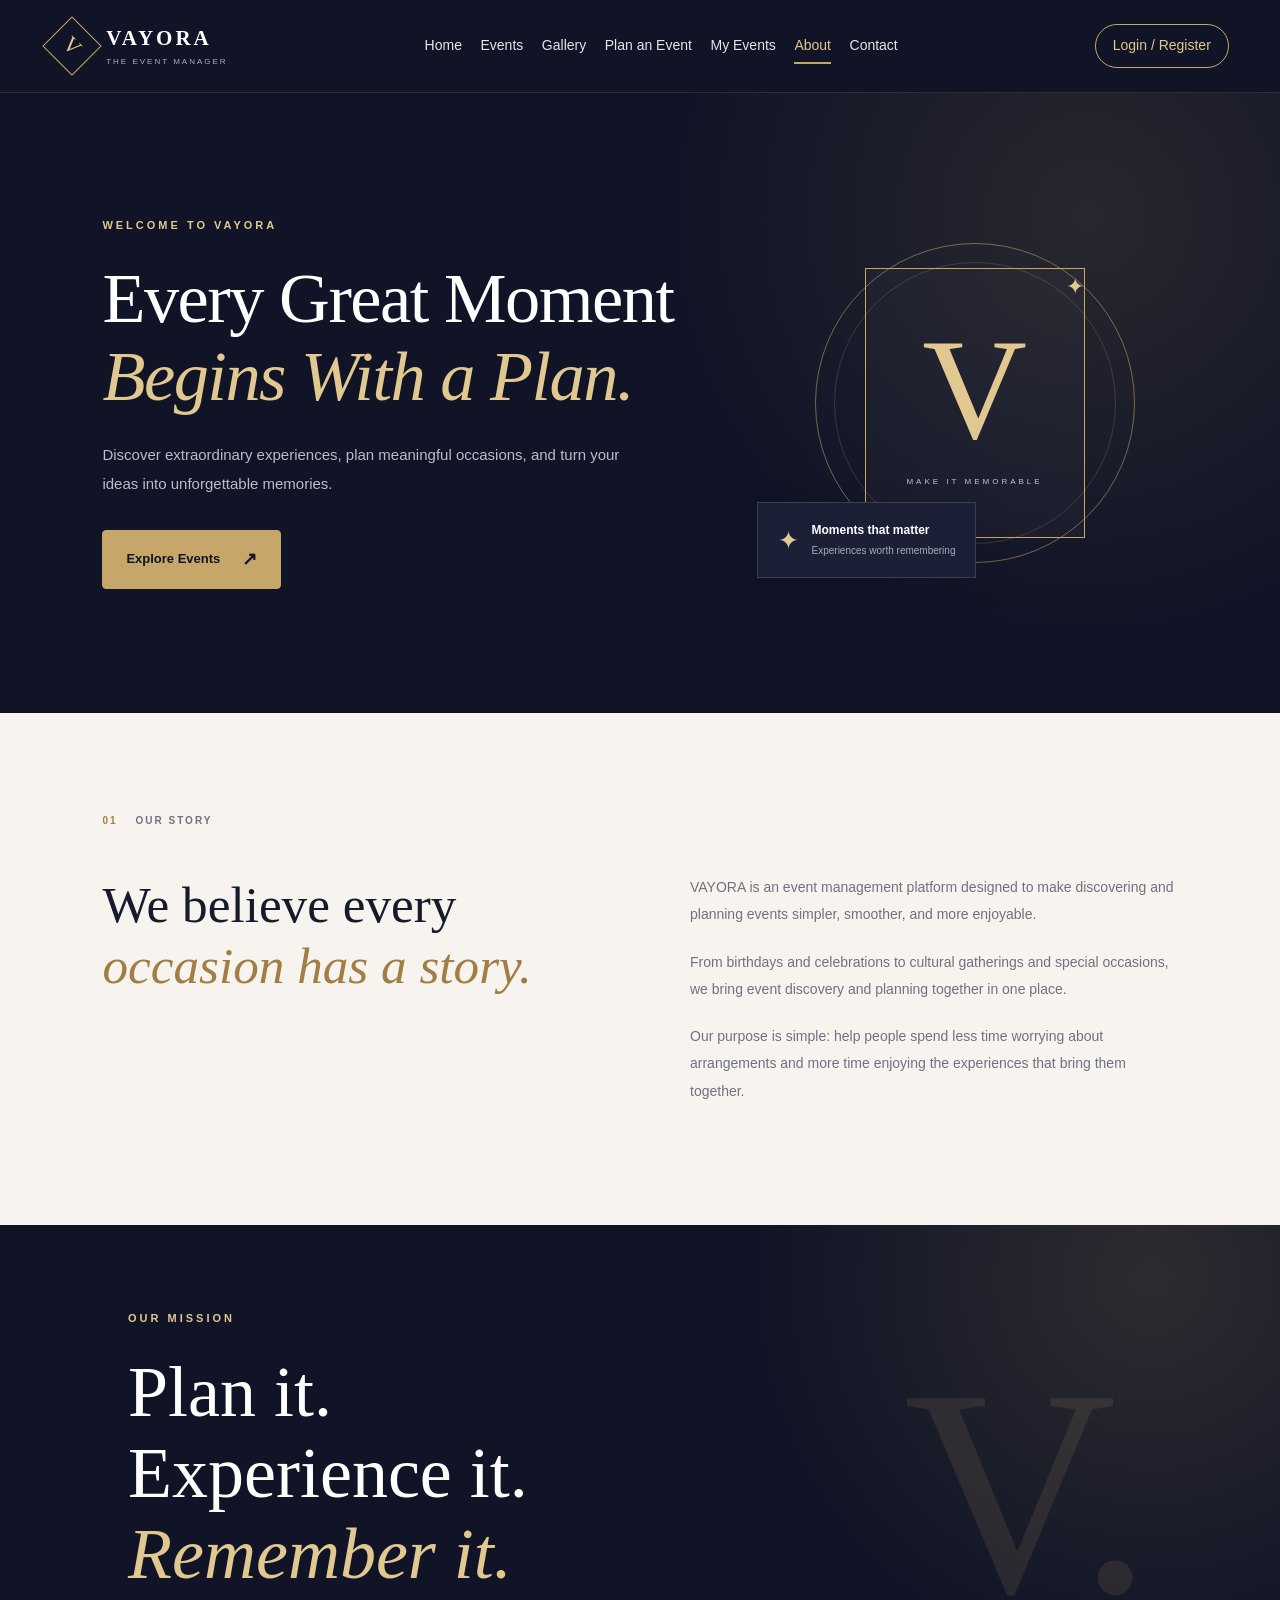
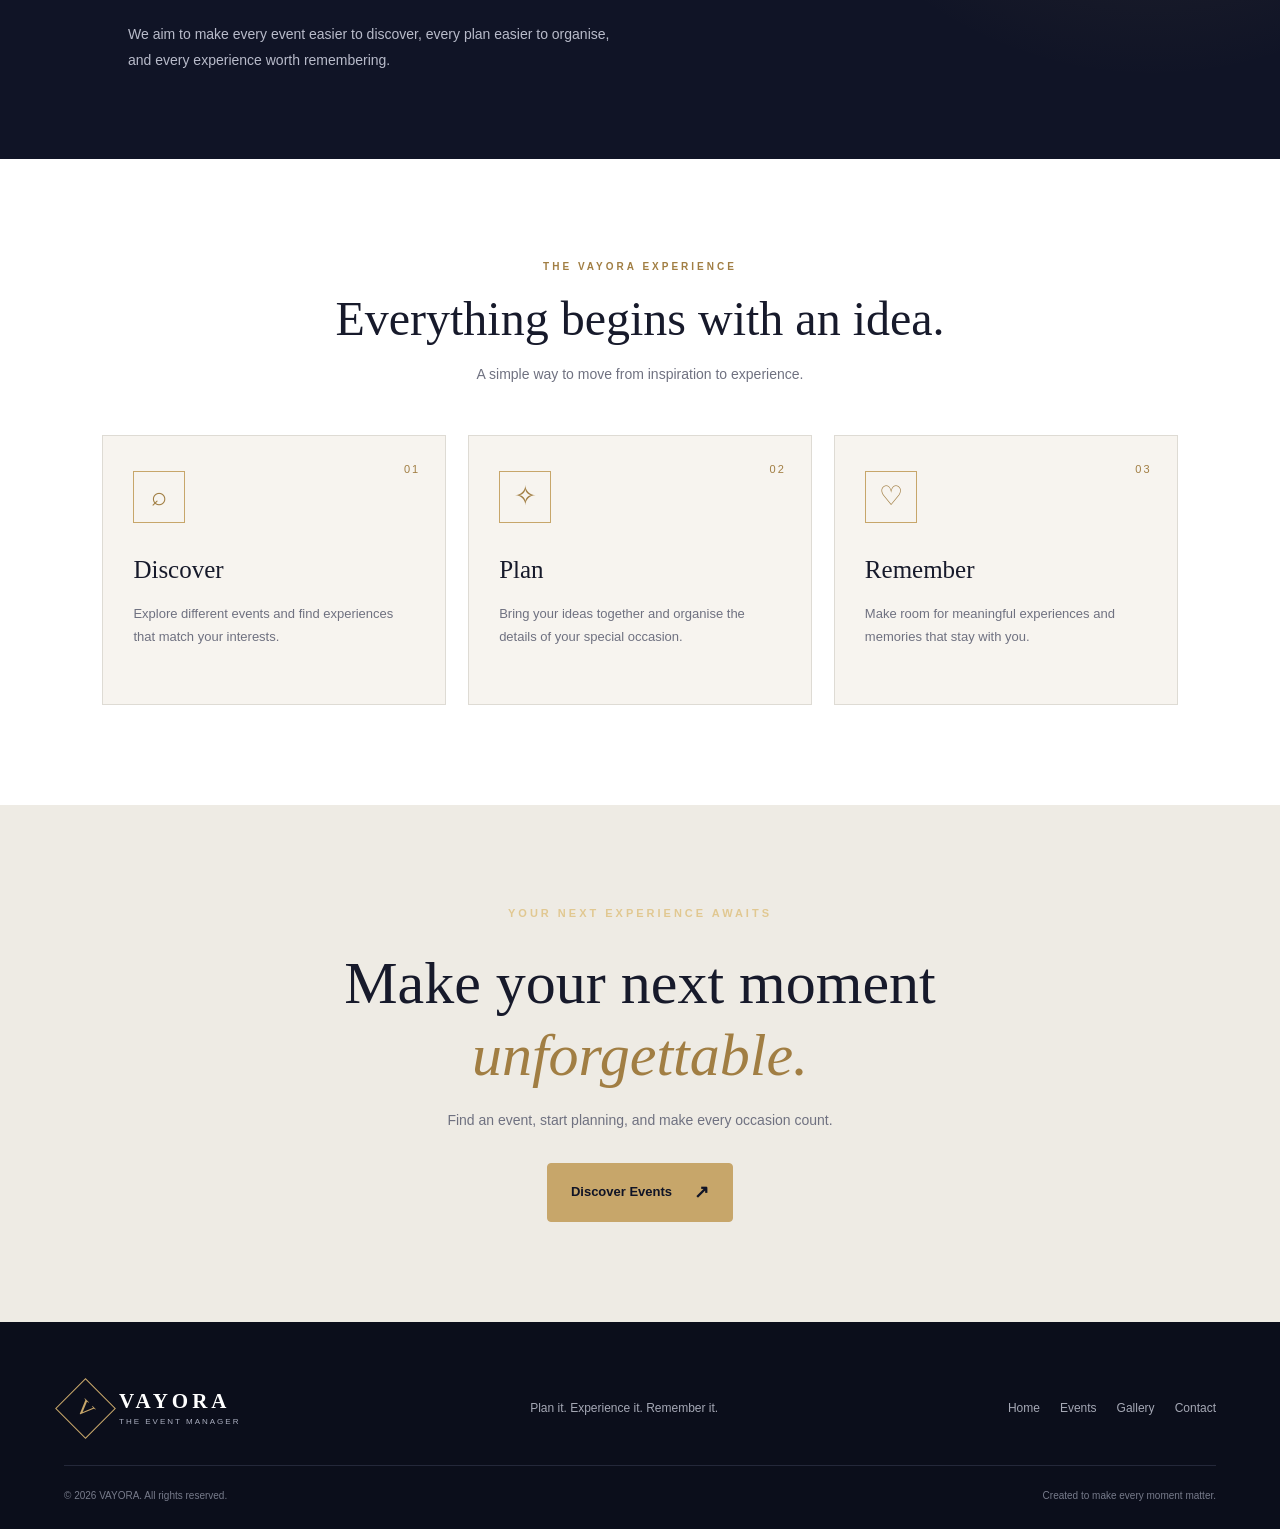
<file: about.html>
<!DOCTYPE html>
<html lang="en">
<head>
    <meta charset="UTF-8">
    <meta name="viewport" content="width=device-width, initial-scale=1.0">
    <title>About Us | VAYORA</title>
    <link rel="stylesheet" href="style.css">
  <link rel="stylesheet" href="navbar.css">
</head>

<body>

    <!-- NAVIGATION -->
    <header class="site-header">
  <div class="navbar">
    <a href="index.html" class="logo" aria-label="VAYORA home">
      <span class="logo-mark">V</span>
      <span class="logo-text"><strong>VAYORA</strong><small>THE EVENT MANAGER</small></span>
    </a>
    <nav class="main-nav" aria-label="Main navigation">
      <a href="index.html">Home</a>
      <a href="events.html">Events</a>
      <a href="gallery.html">Gallery</a>
      <a href="booking.html">Plan an Event</a>
      <a href="my-events.html">My Events</a>
      <a href="about.html" class="active" aria-current="page">About</a>
      <a href="contact.html">Contact</a>
    </nav>
    <a href="login.html" class="nav-cta">Login / Register</a>
    <button class="mobile-nav-toggle" type="button" aria-label="Open navigation" aria-expanded="false">☰</button>
  </div>
</header>


    <!-- ABOUT HERO -->
    <main>

        <section class="about-hero">

            <div class="about-hero-content">

                <p class="about-eyebrow">WELCOME TO VAYORA</p>

                <h1>
                    Every Great Moment
                    <span>Begins With a Plan.</span>
                </h1>

                <p class="about-hero-description">
                    Discover extraordinary experiences, plan meaningful
                    occasions, and turn your ideas into unforgettable memories.
                </p>

                <a href="events.html" class="about-button">
                    Explore Events <span>↗</span>
                </a>

            </div>

            <div class="about-hero-decoration">
                <div class="about-circle"></div>

                <div class="about-monogram">
                    <span>V</span>
                    <small>MAKE IT MEMORABLE</small>
                </div>

                <div class="about-floating-note">
                    <span>✦</span>
                    <div>
                        <strong>Moments that matter</strong>
                        <small>Experiences worth remembering</small>
                    </div>
                </div>
            </div>

        </section>


        <!-- OUR STORY -->
        <section class="about-story">

            <div class="about-section-label">
                <span>01</span>
                <span>OUR STORY</span>
            </div>

            <div class="about-story-content">

                <div>
                    <h2>
                        We believe every
                        <span>occasion has a story.</span>
                    </h2>
                </div>

                <div class="about-story-text">
                    <p>
                        VAYORA is an event management platform designed to
                        make discovering and planning events simpler,
                        smoother, and more enjoyable.
                    </p>

                    <p>
                        From birthdays and celebrations to cultural gatherings
                        and special occasions, we bring event discovery and
                        planning together in one place.
                    </p>

                    <p>
                        Our purpose is simple: help people spend less time
                        worrying about arrangements and more time enjoying
                        the experiences that bring them together.
                    </p>
                </div>

            </div>

        </section>


        <!-- MISSION -->
        <section class="about-mission">

            <div class="about-mission-content">

                <p class="about-eyebrow">OUR MISSION</p>

                <h2>
                    Plan it.<br>
                    Experience it.<br>
                    <span>Remember it.</span>
                </h2>

                <p>
                    We aim to make every event easier to discover, every plan
                    easier to organise, and every experience worth remembering.
                </p>

            </div>

            <div class="about-mission-mark">V.</div>

        </section>


        <!-- WHAT WE OFFER -->
        <section class="about-values">

            <div class="about-values-heading">
                <p class="about-section-kicker">THE VAYORA EXPERIENCE</p>
                <h2>Everything begins with an idea.</h2>
                <p>
                    A simple way to move from inspiration to experience.
                </p>
            </div>

            <div class="about-values-grid">

                <article class="about-value-card">
                    <span class="about-value-number">01</span>
                    <div class="about-value-icon">⌕</div>
                    <h3>Discover</h3>
                    <p>
                        Explore different events and find experiences
                        that match your interests.
                    </p>
                </article>

                <article class="about-value-card">
                    <span class="about-value-number">02</span>
                    <div class="about-value-icon">✧</div>
                    <h3>Plan</h3>
                    <p>
                        Bring your ideas together and organise the
                        details of your special occasion.
                    </p>
                </article>

                <article class="about-value-card">
                    <span class="about-value-number">03</span>
                    <div class="about-value-icon">♡</div>
                    <h3>Remember</h3>
                    <p>
                        Make room for meaningful experiences and
                        memories that stay with you.
                    </p>
                </article>

            </div>

        </section>


        <!-- FINAL CTA -->
        <section class="about-cta">

            <p class="about-eyebrow">YOUR NEXT EXPERIENCE AWAITS</p>

            <h2>
                Make your next moment
                <span>unforgettable.</span>
            </h2>

            <p>
                Find an event, start planning, and make every occasion count.
            </p>

            <a href="events.html" class="about-button">
                Discover Events <span>↗</span>
            </a>

        </section>

    </main>


    <!-- FOOTER -->
    <footer class="site-footer">

        <div class="about-footer-content">

            <a href="index.html" class="logo footer-logo">
                <span class="logo-mark">V</span>
                <span class="logo-text">
                    <strong>VAYORA</strong>
                    <small>THE EVENT MANAGER</small>
                </span>
            </a>

            <p>Plan it. Experience it. Remember it.</p>

            <div class="about-footer-links">
                <a href="index.html">Home</a>
                <a href="events.html">Events</a>
                <a href="gallery.html">Gallery</a>
                <a href="contact.html">Contact</a>
            </div>

        </div>

        <div class="about-footer-bottom">
            <p>&copy; 2026 VAYORA. All rights reserved.</p>
            <p>Created to make every moment matter.</p>
        </div>

    </footer>
<script>
document.addEventListener("DOMContentLoaded", function () {
  const toggle = document.querySelector(".mobile-nav-toggle");
  const nav = document.querySelector(".site-header .main-nav");
  if (toggle && nav) {
    toggle.addEventListener("click", function () {
      const open = nav.classList.toggle("open");
      toggle.setAttribute("aria-expanded", String(open));
      toggle.setAttribute("aria-label", open ? "Close navigation" : "Open navigation");
      toggle.textContent = open ? "×" : "☰";
    });
  }
});
</script>
<script src="vayora.js"></script>
<script src="auth-nav.js"></script>
</body>
</html>
</file>
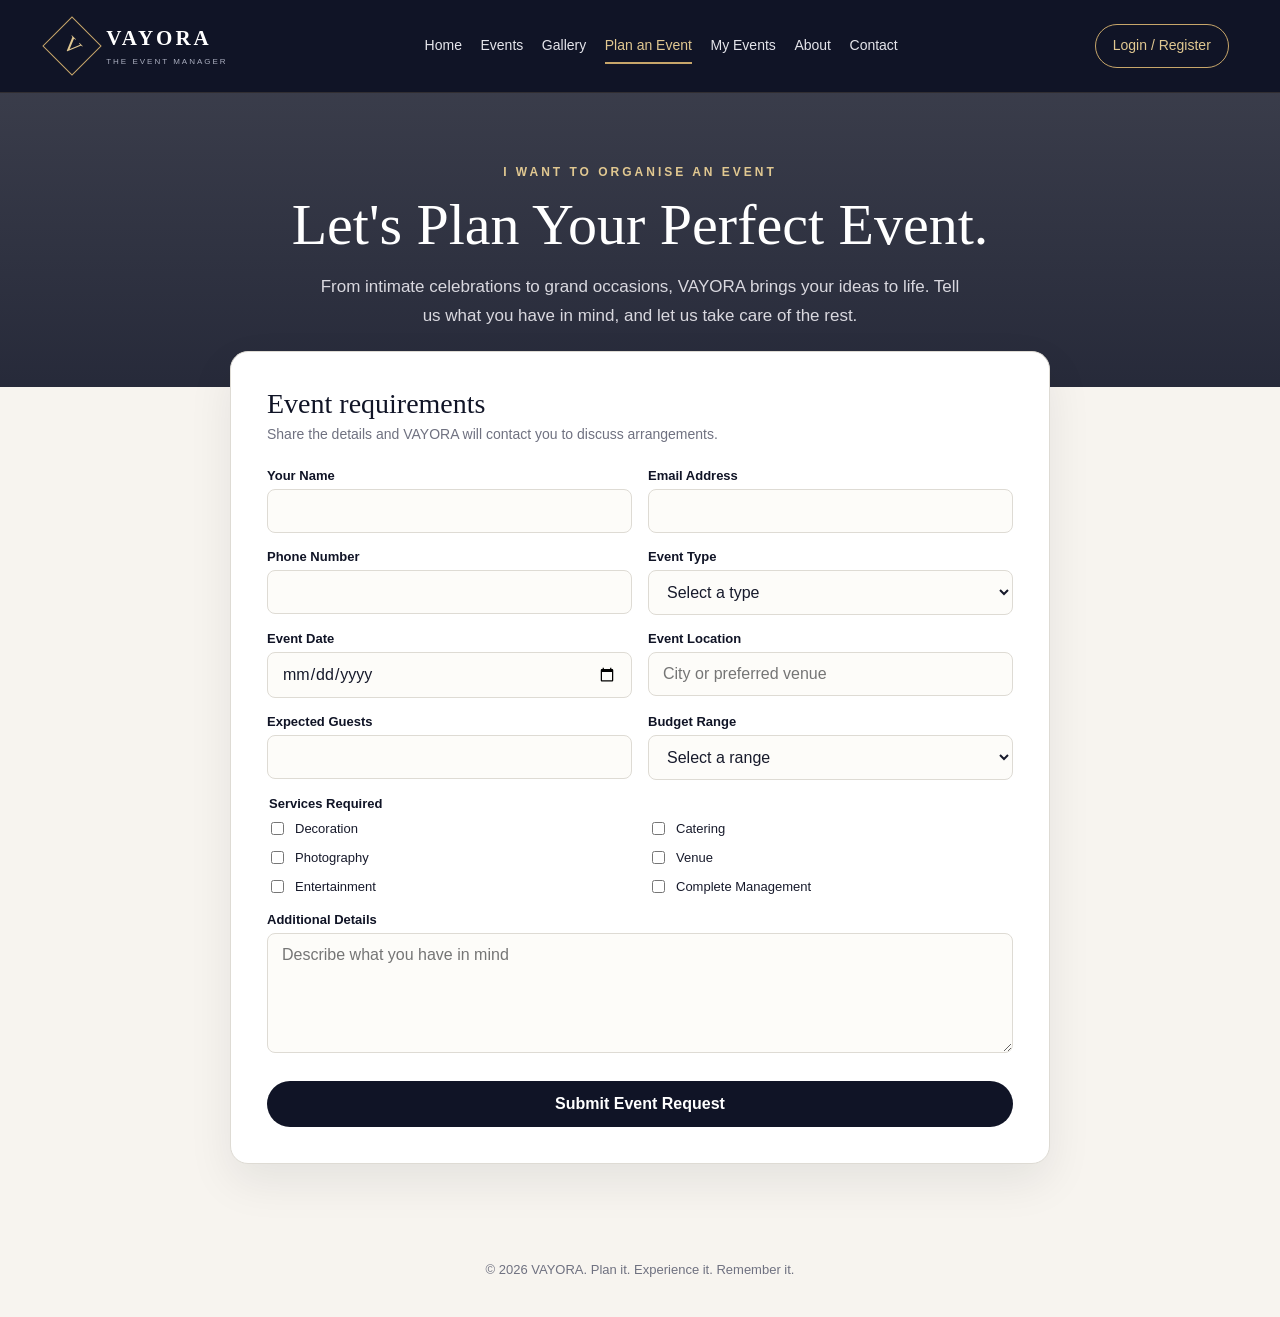
<file: booking.html>
<!DOCTYPE html>
<html lang="en">
<head>
  <meta charset="UTF-8">
  <meta name="viewport" content="width=device-width, initial-scale=1.0">
  <title>Plan an Event | VAYORA</title>
  <link rel="stylesheet" href="navbar.css">
  <style>
    :root {
      --navy: #101426;
      --cream: #f7f4ef;
      --white: #fff;
      --gold: #c7a66a;
      --text: #171a2b;
      --muted: #6f7180;
      --border: #dedbd4;
    }
    * { box-sizing: border-box; }
    body {
      margin: 0;
      font-family: "Segoe UI", Arial, sans-serif;
      background: var(--cream);
      color: var(--text);
    }
    .plan-hero {
      padding: 72px 6% 56px;
      text-align: center;
      color: #fff;
      background:
        linear-gradient(rgba(16, 20, 38, 0.82), rgba(16, 20, 38, 0.9)),
        url("https://images.unsplash.com/photo-1519167758481-83f550bb49b3?auto=format&fit=crop&w=1800&q=80") center/cover;
    }
    .plan-hero p.kicker {
      margin: 0 0 14px;
      color: #e1c891;
      letter-spacing: 3px;
      font-size: 12px;
      font-weight: 700;
      text-transform: uppercase;
    }
    .plan-hero h1 {
      margin: 0 auto 16px;
      max-width: 760px;
      font-family: Georgia, serif;
      font-weight: normal;
      font-size: clamp(36px, 5vw, 58px);
      line-height: 1.1;
    }
    .plan-hero .lead {
      margin: 0 auto;
      max-width: 640px;
      color: #d9d8df;
      font-size: 17px;
      line-height: 1.7;
    }
    .plan-wrap {
      width: min(820px, 92%);
      margin: -36px auto 70px;
    }
    .plan-card, .success-card {
      background: var(--white);
      border: 1px solid var(--border);
      border-radius: 18px;
      box-shadow: 0 18px 45px rgba(16, 20, 38, 0.08);
      padding: 36px;
    }
    .plan-card h2 {
      margin: 0 0 6px;
      font-family: Georgia, serif;
      font-weight: normal;
      font-size: 28px;
      color: var(--navy);
    }
    .plan-card .hint {
      margin: 0 0 26px;
      color: var(--muted);
      font-size: 14px;
    }
    form { display: grid; gap: 16px; }
    .row { display: grid; grid-template-columns: 1fr 1fr; gap: 16px; }
    label {
      display: block;
      margin-bottom: 6px;
      font-size: 13px;
      font-weight: 600;
      color: var(--navy);
    }
    input, select, textarea {
      width: 100%;
      padding: 12px 14px;
      border: 1px solid var(--border);
      border-radius: 8px;
      background: #fdfcf9;
      font: inherit;
      color: var(--text);
    }
    textarea { min-height: 120px; resize: vertical; }
    input:focus, select:focus, textarea:focus {
      outline: 2px solid rgba(199, 166, 106, 0.45);
      border-color: var(--gold);
    }
    .services {
      display: grid;
      grid-template-columns: 1fr 1fr;
      gap: 10px 16px;
    }
    .services label {
      display: flex;
      align-items: center;
      gap: 8px;
      margin: 0;
      font-weight: 500;
      color: var(--text);
    }
    .services input { width: auto; }
    button[type="submit"] {
      margin-top: 8px;
      border: 0;
      border-radius: 28px;
      padding: 14px 22px;
      background: var(--navy);
      color: #fff;
      font: inherit;
      font-weight: 700;
      cursor: pointer;
    }
    button[type="submit"]:hover { background: #1c2340; }
    .success-card { display: none; text-align: center; }
    .success-card h2 {
      margin: 0 0 10px;
      font-family: Georgia, serif;
      font-weight: normal;
      color: var(--navy);
    }
    .success-card p { color: var(--muted); line-height: 1.6; }
    .success-card a {
      display: inline-block;
      margin: 8px 8px 0;
      color: var(--navy);
      font-weight: 700;
    }
    .site-footer {
      text-align: center;
      padding: 28px 16px 40px;
      color: var(--muted);
      font-size: 13px;
    }
    @media (max-width: 700px) {
      .row, .services { grid-template-columns: 1fr; }
      .plan-card, .success-card { padding: 22px; }
    }
  </style>
</head>
<body>
  <header class="site-header">
    <div class="navbar">
      <a href="index.html" class="logo" aria-label="VAYORA home">
        <span class="logo-mark">V</span>
        <span class="logo-text"><strong>VAYORA</strong><small>THE EVENT MANAGER</small></span>
      </a>
      <nav class="main-nav" aria-label="Main navigation">
        <a href="index.html">Home</a>
        <a href="events.html">Events</a>
        <a href="gallery.html">Gallery</a>
        <a href="booking.html" class="active" aria-current="page">Plan an Event</a>
        <a href="my-events.html">My Events</a>
        <a href="about.html">About</a>
        <a href="contact.html">Contact</a>
      </nav>
      <a href="login.html" class="nav-cta">Login / Register</a>
      <button class="mobile-nav-toggle" type="button" aria-label="Open navigation" aria-expanded="false">☰</button>
    </div>
  </header>

  <section class="plan-hero">
    <p class="kicker">I want to organise an event</p>
    <h1>Let's Plan Your Perfect Event.</h1>
    <p class="lead">From intimate celebrations to grand occasions, VAYORA brings your ideas to life. Tell us what you have in mind, and let us take care of the rest.</p>
  </section>

  <main class="plan-wrap">
    <section class="plan-card" id="formCard">
      <h2>Event requirements</h2>
      <p class="hint">Share the details and VAYORA will contact you to discuss arrangements.</p>
      <form id="planForm">
        <div class="row">
          <div>
            <label for="name">Your Name</label>
            <input id="name" name="name" type="text" required autocomplete="name">
          </div>
          <div>
            <label for="email">Email Address</label>
            <input id="email" name="email" type="email" required autocomplete="email">
          </div>
        </div>
        <div class="row">
          <div>
            <label for="phone">Phone Number</label>
            <input id="phone" name="phone" type="tel" required autocomplete="tel">
          </div>
          <div>
            <label for="eventType">Event Type</label>
            <select id="eventType" name="eventType" required>
              <option value="">Select a type</option>
              <option>Wedding</option>
              <option>Birthday</option>
              <option>College Fest</option>
              <option>Corporate</option>
              <option>Concert</option>
              <option>Other</option>
            </select>
          </div>
        </div>
        <div class="row">
          <div>
            <label for="eventDate">Event Date</label>
            <input id="eventDate" name="eventDate" type="date" required>
          </div>
          <div>
            <label for="location">Event Location</label>
            <input id="location" name="location" type="text" placeholder="City or preferred venue" required>
          </div>
        </div>
        <div class="row">
          <div>
            <label for="guests">Expected Guests</label>
            <input id="guests" name="guests" type="number" min="1" required>
          </div>
          <div>
            <label for="budget">Budget Range</label>
            <select id="budget" name="budget" required>
              <option value="">Select a range</option>
              <option>Under ₹25,000</option>
              <option>₹25,000 – ₹1,00,000</option>
              <option>₹1,00,000 – ₹5,00,000</option>
              <option>₹5,00,000 – ₹15,00,000</option>
              <option>Above ₹15,00,000</option>
            </select>
          </div>
        </div>
        <fieldset style="border:0;padding:0;margin:0;">
          <legend style="font-size:13px;font-weight:600;color:#101426;margin-bottom:8px;">Services Required</legend>
          <div class="services">
            <label><input type="checkbox" name="services" value="Decoration"> Decoration</label>
            <label><input type="checkbox" name="services" value="Catering"> Catering</label>
            <label><input type="checkbox" name="services" value="Photography"> Photography</label>
            <label><input type="checkbox" name="services" value="Venue"> Venue</label>
            <label><input type="checkbox" name="services" value="Entertainment"> Entertainment</label>
            <label><input type="checkbox" name="services" value="Complete Management"> Complete Management</label>
          </div>
        </fieldset>
        <div>
          <label for="details">Additional Details</label>
          <textarea id="details" name="details" placeholder="Describe what you have in mind"></textarea>
        </div>
        <button type="submit">Submit Event Request</button>
      </form>
    </section>

    <section class="success-card" id="successCard">
      <h2>Request received</h2>
      <p id="successText">VAYORA will contact you to discuss the arrangements. Your request is saved as Pending.</p>
      <a href="my-events.html">View in My Events</a>
      <a href="booking.html" id="anotherRequest">Submit another request</a>
    </section>
  </main>

  <footer class="site-footer">© 2026 VAYORA. Plan it. Experience it. Remember it.</footer>
  <script src="vayora.js"></script>
  <script>
    document.getElementById("planForm").addEventListener("submit", function (event) {
      event.preventDefault();
      var form = event.currentTarget;
      var services = Array.prototype.map.call(
        form.querySelectorAll('input[name="services"]:checked'),
        function (box) { return box.value; }
      );
      if (services.length === 0) {
        alert("Select at least one service.");
        return;
      }
      var saved = Vayora.saveRequest({
        name: form.name.value.trim(),
        email: form.email.value.trim(),
        phone: form.phone.value.trim(),
        eventType: form.eventType.value,
        date: form.eventDate.value,
        location: form.location.value.trim(),
        guests: form.guests.value,
        budget: form.budget.value,
        services: services,
        details: form.details.value.trim()
      });
      document.getElementById("successText").textContent =
        "Thank you, " + saved.name + ". Your " + saved.eventType.toLowerCase() +
        " request " + saved.id + " is saved as Pending. VAYORA will contact you to discuss the arrangements.";
      document.getElementById("formCard").style.display = "none";
      document.getElementById("successCard").style.display = "block";
    });

    document.querySelector(".mobile-nav-toggle").addEventListener("click", function () {
      var nav = document.querySelector(".main-nav");
      var open = nav.classList.toggle("open");
      this.setAttribute("aria-expanded", String(open));
      this.textContent = open ? "×" : "☰";
    });
  </script>
<script src="auth-nav.js"></script>
</body>
</html>
</file>
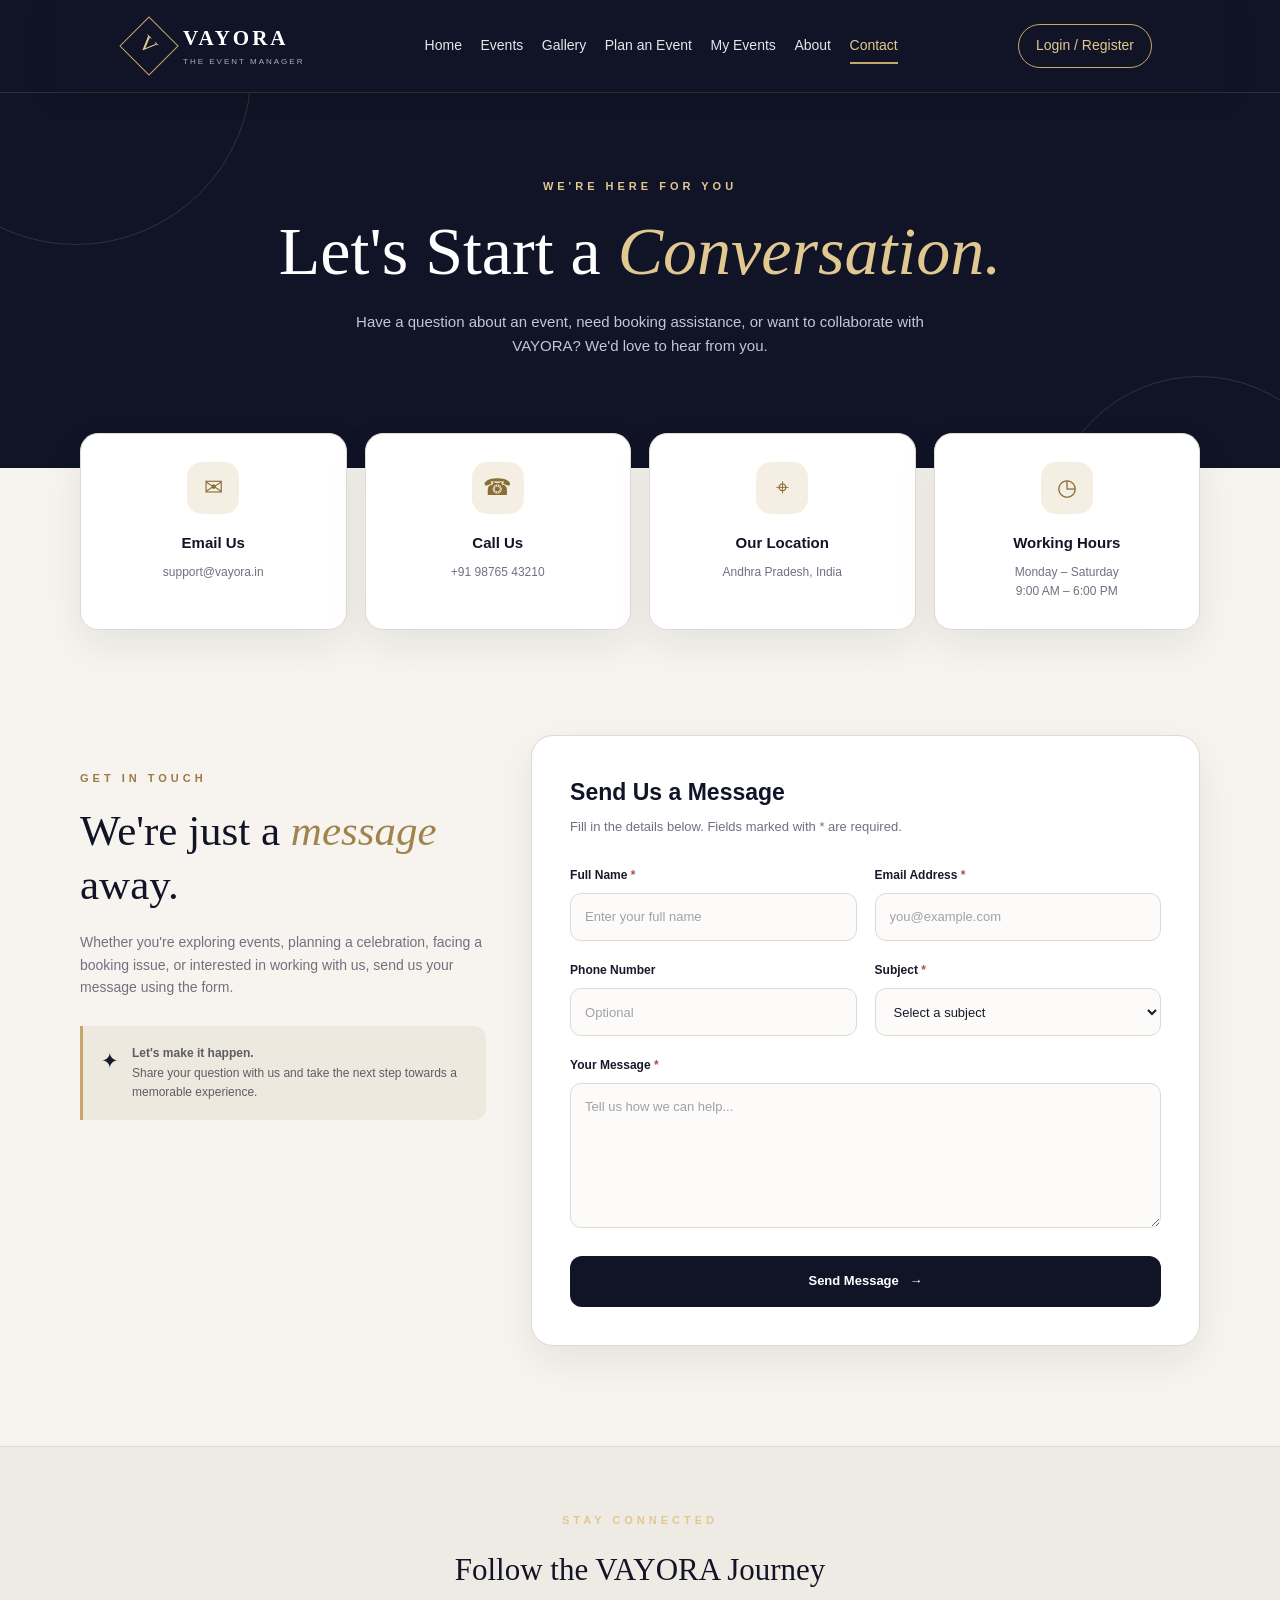
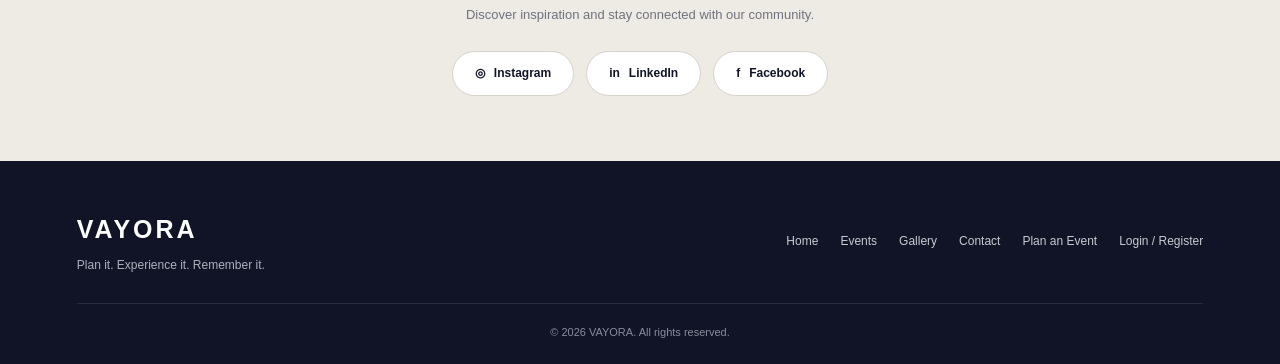
<file: contact.html>
<!DOCTYPE html>
<html lang="en">
<head>
    <meta charset="UTF-8">
    <meta name="viewport" content="width=device-width, initial-scale=1.0">

    <title>Contact Us | VAYORA</title>

    <style>
        :root {
            --navy: #101426;
            --navy-light: #181d34;
            --cream: #f7f4ef;
            --white: #ffffff;
            --gold: #c7a66a;
            --gold-light: #e1c891;
            --text: #171a2b;
            --muted: #6f7180;
            --border: #dedbd4;
            --shadow: 0 15px 40px rgba(16, 20, 38, 0.08);
        }

        * {
            margin: 0;
            padding: 0;
            box-sizing: border-box;
        }

        html {
            scroll-behavior: smooth;
        }

        body {
            font-family: "Segoe UI", Arial, sans-serif;
            background: var(--cream);
            color: var(--text);
            line-height: 1.6;
        }

        a {
            text-decoration: none;
        }

        button,
        input,
        select,
        textarea {
            font: inherit;
        }

        /* NAVIGATION */

        .navbar {
            background: var(--navy);
            padding: 18px 6%;
            position: sticky;
            top: 0;
            z-index: 100;
            box-shadow: 0 5px 25px rgba(0, 0, 0, 0.1);
        }

        .nav-container {
            max-width: 1250px;
            margin: auto;
            display: flex;
            justify-content: space-between;
            align-items: center;
            gap: 25px;
        }

        .logo {
            color: var(--white);
            font-size: 27px;
            font-weight: 800;
            letter-spacing: 3px;
        }

        .nav-links {
            display: flex;
            align-items: center;
            gap: 28px;
        }

        .nav-links a {
            color: #f4f2ed;
            font-size: 14px;
            transition: 0.3s;
            white-space: nowrap;
        }

        .nav-links a:hover,
        .nav-links a.active {
            color: var(--gold-light);
        }

        .nav-links .book-btn {
            background: var(--gold);
            color: var(--navy);
            padding: 10px 20px;
            border-radius: 25px;
            font-weight: 700;
        }

        .nav-links .book-btn:hover {
            background: var(--gold-light);
            color: var(--navy);
        }

        /* HERO */

        .contact-hero {
            background: var(--navy);
            color: var(--white);
            padding: 85px 20px 110px;
            text-align: center;
            position: relative;
            overflow: hidden;
        }

        .contact-hero::before {
            content: "";
            position: absolute;
            width: 350px;
            height: 350px;
            border: 1px solid rgba(199, 166, 106, 0.2);
            border-radius: 50%;
            top: -200px;
            left: -100px;
        }

        .contact-hero::after {
            content: "";
            position: absolute;
            width: 300px;
            height: 300px;
            border: 1px solid rgba(199, 166, 106, 0.2);
            border-radius: 50%;
            bottom: -210px;
            right: -70px;
        }

        .eyebrow {
            color: var(--gold-light);
            font-size: 11px;
            font-weight: 800;
            letter-spacing: 4px;
            text-transform: uppercase;
            margin-bottom: 16px;
        }

        .contact-hero h1 {
            font-family: Georgia, "Times New Roman", serif;
            font-size: clamp(42px, 6vw, 68px);
            font-weight: 500;
            line-height: 1.15;
            margin-bottom: 20px;
        }

        .contact-hero h1 span {
            color: var(--gold-light);
            font-style: italic;
        }

        .contact-hero p {
            max-width: 610px;
            margin: auto;
            color: #c4c6d0;
            font-size: 15px;
        }

        /* COMMON SECTION */

        .section-container {
            width: min(1120px, 90%);
            margin: auto;
        }

        .section-heading {
            text-align: center;
            margin-bottom: 40px;
        }

        .section-heading .eyebrow {
            color: #9a7b42;
            margin-bottom: 10px;
        }

        .section-heading h2 {
            color: var(--navy);
            font-family: Georgia, "Times New Roman", serif;
            font-size: clamp(30px, 4vw, 42px);
            font-weight: 500;
            margin-bottom: 12px;
        }

        .section-heading p {
            color: var(--muted);
            font-size: 14px;
        }

        /* CONTACT INFORMATION */

        .contact-info-section {
            padding: 0 0 85px;
            margin-top: -35px;
            position: relative;
            z-index: 2;
        }

        .contact-cards {
            display: grid;
            grid-template-columns: repeat(4, 1fr);
            gap: 18px;
        }

        .contact-card {
            background: var(--white);
            padding: 28px 20px;
            border: 1px solid var(--border);
            border-radius: 18px;
            text-align: center;
            box-shadow: var(--shadow);
            transition: 0.3s ease;
        }

        .contact-card:hover {
            transform: translateY(-6px);
            border-color: var(--gold);
        }

        .contact-icon {
            width: 52px;
            height: 52px;
            margin: 0 auto 17px;
            display: flex;
            justify-content: center;
            align-items: center;
            border-radius: 15px;
            background: #f5efe3;
            color: #8a6c37;
            font-size: 23px;
        }

        .contact-card h3 {
            font-size: 15px;
            color: var(--navy);
            margin-bottom: 8px;
        }

        .contact-card p,
        .contact-card a {
            color: var(--muted);
            font-size: 12px;
            overflow-wrap: anywhere;
        }

        .contact-card a:hover {
            color: #9a7b42;
        }

        /* CONTACT FORM SECTION */

        .contact-form-section {
            padding: 20px 0 100px;
        }

        .contact-layout {
            display: grid;
            grid-template-columns: 0.85fr 1.4fr;
            gap: 45px;
            align-items: start;
        }

        .contact-intro {
            padding: 35px 0;
        }

        .contact-intro .eyebrow {
            color: #9a7b42;
        }

        .contact-intro h2 {
            font-family: Georgia, "Times New Roman", serif;
            font-size: clamp(32px, 4vw, 43px);
            font-weight: 500;
            line-height: 1.25;
            color: var(--navy);
            margin-bottom: 20px;
        }

        .contact-intro h2 span {
            color: #a1844d;
            font-style: italic;
        }

        .contact-intro > p {
            color: var(--muted);
            font-size: 14px;
            margin-bottom: 28px;
        }

        .contact-note {
            display: flex;
            gap: 13px;
            align-items: flex-start;
            padding: 18px;
            border-left: 3px solid var(--gold);
            background: #eee9df;
            border-radius: 0 12px 12px 0;
        }

        .contact-note span {
            font-size: 21px;
        }

        .contact-note p {
            color: #5e5d63;
            font-size: 12px;
        }

        /* FORM CARD */

        .contact-form-card {
            background: var(--white);
            padding: 38px;
            border: 1px solid var(--border);
            border-radius: 22px;
            box-shadow: var(--shadow);
        }

        .contact-form-card h3 {
            font-size: 23px;
            color: var(--navy);
            margin-bottom: 6px;
        }

        .form-description {
            font-size: 13px;
            color: var(--muted);
            margin-bottom: 28px;
        }

        .form-row {
            display: grid;
            grid-template-columns: 1fr 1fr;
            gap: 18px;
        }

        .form-group {
            margin-bottom: 20px;
        }

        .form-group label {
            display: block;
            font-size: 12px;
            font-weight: 700;
            color: var(--text);
            margin-bottom: 8px;
        }

        .required {
            color: #b34d4d;
        }

        .form-group input,
        .form-group select,
        .form-group textarea {
            width: 100%;
            border: 1px solid var(--border);
            border-radius: 11px;
            background: #fcfbf9;
            color: var(--text);
            padding: 13px 14px;
            font-size: 13px;
            outline: none;
            transition: 0.25s;
        }

        .form-group input,
        .form-group select {
            height: 48px;
        }

        .form-group textarea {
            min-height: 145px;
            resize: vertical;
        }

        .form-group input:focus,
        .form-group select:focus,
        .form-group textarea:focus {
            border-color: var(--gold);
            background: var(--white);
            box-shadow: 0 0 0 4px rgba(199, 166, 106, 0.12);
        }

        .form-group input::placeholder,
        .form-group textarea::placeholder {
            color: #a0a1a9;
        }

        .send-btn {
            width: 100%;
            border: none;
            border-radius: 12px;
            background: var(--navy);
            color: var(--white);
            padding: 15px 20px;
            font-size: 13px;
            font-weight: 800;
            cursor: pointer;
            transition: 0.3s;
        }

        .send-btn:hover {
            background: #252b47;
            box-shadow: 0 10px 22px rgba(16, 20, 38, 0.16);
            transform: translateY(-2px);
        }

        .form-message {
            display: none;
            padding: 14px 16px;
            border-radius: 10px;
            font-size: 13px;
            line-height: 1.5;
            margin-bottom: 20px;
        }

        .form-message.error {
            display: block;
            color: #a53636;
            background: #fff2f0;
            border: 1px solid #efceca;
        }

        .form-message.success {
            display: block;
            color: #28613d;
            background: #eff8f1;
            border: 1px solid #cde3d3;
        }

        /* SOCIAL MEDIA */

        .social-section {
            background: #eeebe4;
            padding: 65px 20px;
            text-align: center;
            border-top: 1px solid var(--border);
        }

        .social-section h2 {
            color: var(--navy);
            font-family: Georgia, "Times New Roman", serif;
            font-size: 31px;
            font-weight: 500;
            margin-bottom: 10px;
        }

        .social-section p {
            color: var(--muted);
            font-size: 13px;
            margin-bottom: 25px;
        }

        .social-links {
            display: flex;
            justify-content: center;
            flex-wrap: wrap;
            gap: 12px;
        }

        .social-link {
            display: inline-flex;
            align-items: center;
            justify-content: center;
            gap: 9px;
            padding: 12px 22px;
            border: 1px solid #d7d2c8;
            border-radius: 30px;
            color: var(--navy);
            background: var(--white);
            font-size: 12px;
            font-weight: 700;
            transition: 0.25s;
        }

        .social-link:hover {
            background: var(--navy);
            color: var(--white);
            border-color: var(--navy);
            transform: translateY(-3px);
        }

        /* FOOTER */

        .footer {
            background: var(--navy);
            color: var(--white);
            padding: 48px 6% 22px;
        }

        .footer-content {
            max-width: 1180px;
            margin: auto;
            display: flex;
            justify-content: space-between;
            align-items: center;
            gap: 30px;
            padding-bottom: 28px;
        }

        .footer-brand h2 {
            font-size: 25px;
            letter-spacing: 3px;
            margin-bottom: 7px;
        }

        .footer-brand p {
            color: #aeb1bd;
            font-size: 12px;
        }

        .footer-links {
            display: flex;
            flex-wrap: wrap;
            gap: 22px;
        }

        .footer-links a {
            color: #c8cad2;
            font-size: 12px;
            transition: 0.25s;
        }

        .footer-links a:hover {
            color: var(--gold-light);
        }

        .footer-bottom {
            max-width: 1180px;
            margin: auto;
            padding-top: 20px;
            border-top: 1px solid rgba(255, 255, 255, 0.1);
            color: #888d9d;
            font-size: 11px;
            text-align: center;
        }

        /* RESPONSIVE DESIGN */

        @media (max-width: 1000px) {
            .contact-cards {
                grid-template-columns: repeat(2, 1fr);
            }

            .contact-layout {
                grid-template-columns: 1fr;
                gap: 25px;
            }

            .contact-intro {
                padding: 0;
            }
        }

        @media (max-width: 750px) {
            .navbar {
                position: relative;
            }

            .nav-container {
                flex-direction: column;
                gap: 17px;
            }

            .nav-links {
                justify-content: center;
                flex-wrap: wrap;
                gap: 14px 20px;
            }

            .nav-links a {
                font-size: 12px;
            }

            .contact-hero {
                padding: 65px 20px 90px;
            }

            .contact-form-card {
                padding: 26px 20px;
            }

            .form-row {
                grid-template-columns: 1fr;
                gap: 0;
            }

            .footer-content {
                flex-direction: column;
                text-align: center;
            }

            .footer-links {
                justify-content: center;
            }
        }

        @media (max-width: 480px) {
            .contact-cards {
                grid-template-columns: 1fr;
            }

            .contact-card {
                padding: 25px;
            }

            .section-container {
                width: 92%;
            }

            .contact-info-section {
                padding-bottom: 60px;
            }

            .contact-form-section {
                padding-bottom: 70px;
            }
        }
    </style>
  <link rel="stylesheet" href="navbar.css">
</head>

<body>

    <!-- NAVIGATION -->

    <header class="site-header">
  <div class="navbar">
    <a href="index.html" class="logo" aria-label="VAYORA home">
      <span class="logo-mark">V</span>
      <span class="logo-text"><strong>VAYORA</strong><small>THE EVENT MANAGER</small></span>
    </a>
    <nav class="main-nav" aria-label="Main navigation">
      <a href="index.html">Home</a>
      <a href="events.html">Events</a>
      <a href="gallery.html">Gallery</a>
      <a href="booking.html">Plan an Event</a>
      <a href="my-events.html">My Events</a>
      <a href="about.html">About</a>
      <a href="contact.html" class="active" aria-current="page">Contact</a>
    </nav>
    <a href="login.html" class="nav-cta">Login / Register</a>
    <button class="mobile-nav-toggle" type="button" aria-label="Open navigation" aria-expanded="false">☰</button>
  </div>
</header>


    <!-- HERO SECTION -->

    <section class="contact-hero">

        <div class="eyebrow">WE'RE HERE FOR YOU</div>

        <h1>Let's Start a <span>Conversation.</span></h1>

        <p>
            Have a question about an event, need booking assistance,
            or want to collaborate with VAYORA? We'd love to hear from you.
        </p>

    </section>


    <!-- CONTACT INFORMATION -->

    <section class="contact-info-section">

        <div class="section-container">

            <div class="contact-cards">

                <div class="contact-card">
                    <div class="contact-icon">✉</div>
                    <h3>Email Us</h3>
                    <p>
                        <a href="mailto:support@vayora.in">
                            support@vayora.in
                        </a>
                    </p>
                </div>

                <div class="contact-card">
                    <div class="contact-icon">☎</div>
                    <h3>Call Us</h3>
                    <p>+91 98765 43210</p>
                </div>

                <div class="contact-card">
                    <div class="contact-icon">⌖</div>
                    <h3>Our Location</h3>
                    <p>Andhra Pradesh, India</p>
                </div>

                <div class="contact-card">
                    <div class="contact-icon">◷</div>
                    <h3>Working Hours</h3>
                    <p>Monday – Saturday</p>
                    <p>9:00 AM – 6:00 PM</p>
                </div>

            </div>

        </div>

    </section>


    <!-- CONTACT FORM -->

    <section class="contact-form-section" id="contactFormSection">

        <div class="section-container">

            <div class="contact-layout">

                <div class="contact-intro">

                    <div class="eyebrow">GET IN TOUCH</div>

                    <h2>
                        We're just a <span>message</span> away.
                    </h2>

                    <p>
                        Whether you're exploring events, planning a celebration,
                        facing a booking issue, or interested in working with us,
                        send us your message using the form.
                    </p>

                    <div class="contact-note">
                        <span>✦</span>
                        <p>
                            <strong>Let's make it happen.</strong><br>
                            Share your question with us and take the next step
                            towards a memorable experience.
                        </p>
                    </div>

                </div>


                <div class="contact-form-card">

                    <h3>Send Us a Message</h3>

                    <p class="form-description">
                        Fill in the details below. Fields marked with *
                        are required.
                    </p>

                    <div
                        id="formMessage"
                        class="form-message"
                        role="status"
                        aria-live="polite"
                    ></div>

                    <form id="contactForm" novalidate>

                        <div class="form-row">

                            <div class="form-group">
                                <label for="fullName">
                                    Full Name <span class="required">*</span>
                                </label>

                                <input
                                    type="text"
                                    id="fullName"
                                    name="fullName"
                                    placeholder="Enter your full name"
                                    autocomplete="name"
                                    required
                                >
                            </div>

                            <div class="form-group">
                                <label for="email">
                                    Email Address <span class="required">*</span>
                                </label>

                                <input
                                    type="email"
                                    id="email"
                                    name="email"
                                    placeholder="you@example.com"
                                    autocomplete="email"
                                    required
                                >
                            </div>

                        </div>


                        <div class="form-row">

                            <div class="form-group">
                                <label for="phone">
                                    Phone Number
                                </label>

                                <input
                                    type="tel"
                                    id="phone"
                                    name="phone"
                                    placeholder="Optional"
                                    autocomplete="tel"
                                >
                            </div>

                            <div class="form-group">
                                <label for="subject">
                                    Subject <span class="required">*</span>
                                </label>

                                <select id="subject" name="subject" required>
                                    <option value="">Select a subject</option>
                                    <option value="General Inquiry">
                                        General Inquiry
                                    </option>
                                    <option value="Event Information">
                                        Event Information
                                    </option>
                                    <option value="Booking Support">
                                        Booking Support
                                    </option>
                                    <option value="Technical Issue">
                                        Technical Issue
                                    </option>
                                    <option value="Partnership">
                                        Partnership Opportunities
                                    </option>
                                    <option value="Other">Other</option>
                                </select>
                            </div>

                        </div>


                        <div class="form-group">
                            <label for="message">
                                Your Message <span class="required">*</span>
                            </label>

                            <textarea
                                id="message"
                                name="message"
                                placeholder="Tell us how we can help..."
                                required
                            ></textarea>
                        </div>


                        <button type="submit" class="send-btn">
                            Send Message &nbsp; → 
                        </button>

                    </form>

                </div>

            </div>

        </div>

    </section>


    <!-- SOCIAL MEDIA -->

    <section class="social-section">

        <div class="section-container">

            <div class="eyebrow">STAY CONNECTED</div>

            <h2>Follow the VAYORA Journey</h2>

            <p>
                Discover inspiration and stay connected with our community.
            </p>

            <div class="social-links">

                <!-- Replace # with your actual social media profile URLs. -->

                <a href="#" class="social-link" data-placeholder="true">
                    <span>◎</span> Instagram
                </a>

                <a href="#" class="social-link" data-placeholder="true">
                    <span>in</span> LinkedIn
                </a>

                <a href="#" class="social-link" data-placeholder="true">
                    <span>f</span> Facebook
                </a>

            </div>

        </div>

    </section>


    <!-- FOOTER -->

    <footer class="footer">

        <div class="footer-content">

            <div class="footer-brand">
                <h2>VAYORA</h2>
                <p>Plan it. Experience it. Remember it.</p>
            </div>

            <div class="footer-links">
                <a href="index.html">Home</a>
                <a href="events.html">Events</a>
                <a href="gallery.html">Gallery</a>
                <a href="contact.html">Contact</a>
                <a href="booking.html">Plan an Event</a>
                <a href="login.html">Login / Register</a>
            </div>

        </div>

        <div class="footer-bottom">
            © 2026 VAYORA. All rights reserved.
        </div>

    </footer>


    <!-- JAVASCRIPT -->

    <script>
        const contactForm = document.getElementById("contactForm");
        const formMessage = document.getElementById("formMessage");

        const fullName = document.getElementById("fullName");
        const email = document.getElementById("email");
        const phone = document.getElementById("phone");
        const subject = document.getElementById("subject");
        const message = document.getElementById("message");

        function showFormMessage(text, type) {
            formMessage.textContent = text;
            formMessage.className = "form-message " + type;

            formMessage.scrollIntoView({
                behavior: "smooth",
                block: "nearest"
            });
        }

        function isValidEmail(value) {
            return /^[^\s@]+@[^\s@]+\.[^\s@]+$/.test(value);
        }

        contactForm.addEventListener("submit", function(event) {
            event.preventDefault();

            formMessage.className = "form-message";
            formMessage.textContent = "";

            const nameValue = fullName.value.trim();
            const emailValue = email.value.trim();
            const phoneValue = phone.value.trim();
            const subjectValue = subject.value;
            const messageValue = message.value.trim();

            if (nameValue.length < 2) {
                showFormMessage(
                    "Please enter your full name.",
                    "error"
                );
                fullName.focus();
                return;
            }

            if (!isValidEmail(emailValue)) {
                showFormMessage(
                    "Please enter a valid email address.",
                    "error"
                );
                email.focus();
                return;
            }

            if (
                phoneValue !== "" &&
                !/^[0-9+\s()-]{7,20}$/.test(phoneValue)
            ) {
                showFormMessage(
                    "Please enter a valid phone number or leave it blank.",
                    "error"
                );
                phone.focus();
                return;
            }

            if (subjectValue === "") {
                showFormMessage(
                    "Please select a subject.",
                    "error"
                );
                subject.focus();
                return;
            }

            if (messageValue.length < 10) {
                showFormMessage(
                    "Please enter a message containing at least 10 characters.",
                    "error"
                );
                message.focus();
                return;
            }

            showFormMessage(
                "Thank you, " + nameValue +
                "! Your message has passed validation. This is a front-end demonstration, so your message has not actually been sent.",
                "success"
            );

            contactForm.reset();
        });

        // Placeholder social links stay on the page until real URLs are added.
        document.querySelectorAll('[data-placeholder="true"]').forEach(function(link) {
            link.addEventListener("click", function(event) {
                event.preventDefault();
            });
        });
    </script>

<script>
document.addEventListener("DOMContentLoaded", function () {
  const toggle = document.querySelector(".mobile-nav-toggle");
  const nav = document.querySelector(".site-header .main-nav");
  if (toggle && nav) {
    toggle.addEventListener("click", function () {
      const open = nav.classList.toggle("open");
      toggle.setAttribute("aria-expanded", String(open));
      toggle.setAttribute("aria-label", open ? "Close navigation" : "Open navigation");
      toggle.textContent = open ? "×" : "☰";
    });
  }
});
</script>
<script src="vayora.js"></script>
<script src="auth-nav.js"></script>
</body>
</html>
</file>
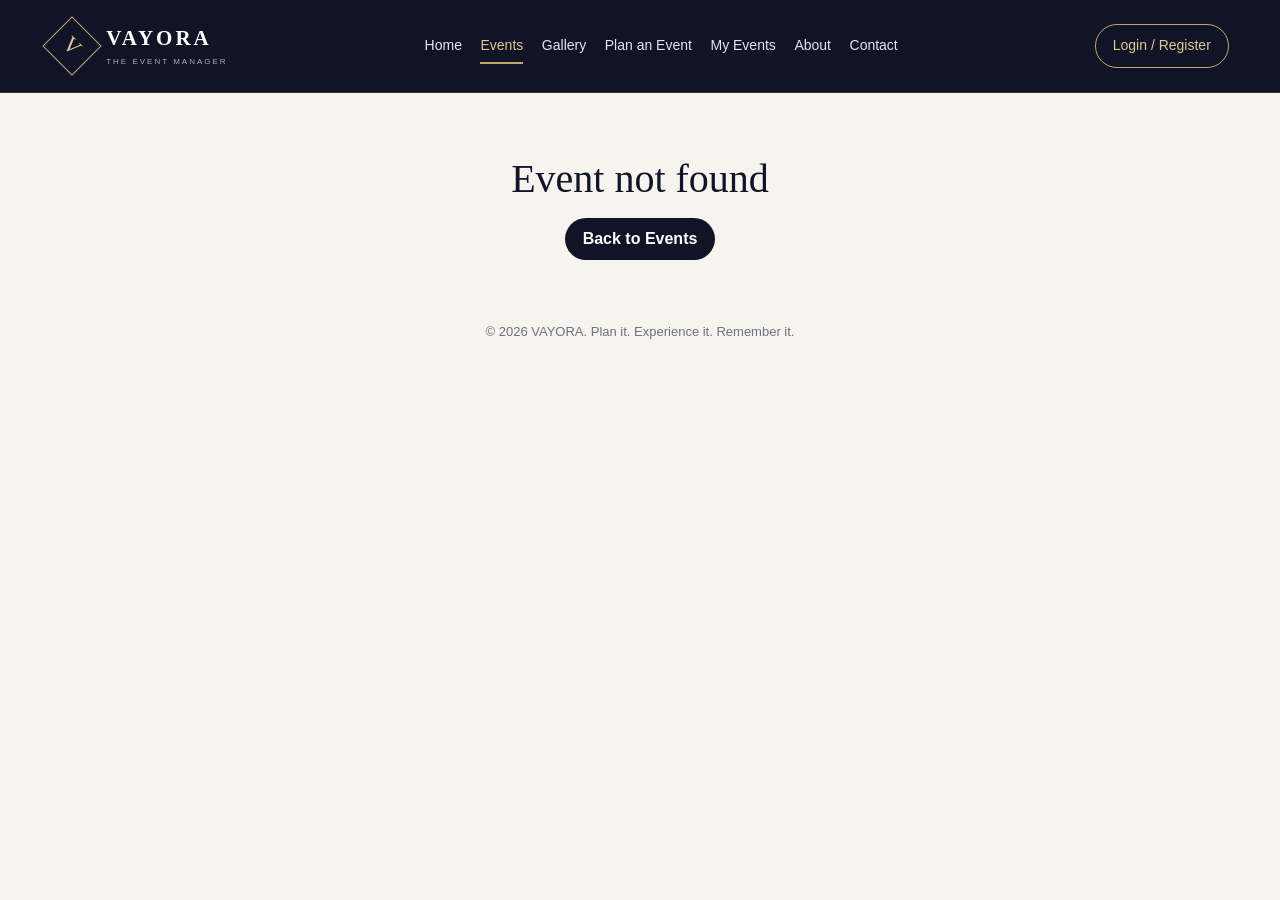
<file: event-details.html>
<!DOCTYPE html>
<html lang="en">
<head>
  <meta charset="UTF-8">
  <meta name="viewport" content="width=device-width, initial-scale=1.0">
  <title>Event Registration | VAYORA</title>
  <link rel="stylesheet" href="navbar.css">
  <style>
    :root {
      --navy: #101426;
      --cream: #f7f4ef;
      --white: #fff;
      --gold: #c7a66a;
      --text: #171a2b;
      --muted: #6f7180;
      --border: #dedbd4;
    }
    * { box-sizing: border-box; }
    body {
      margin: 0;
      font-family: "Segoe UI", Arial, sans-serif;
      background: var(--cream);
      color: var(--text);
    }
    .banner { width: 100%; height: 320px; object-fit: cover; display: block; }
    .wrap { width: min(760px, 92%); margin: -48px auto 64px; }
    .panel {
      background: var(--white);
      border: 1px solid var(--border);
      border-radius: 18px;
      padding: 32px;
      box-shadow: 0 18px 45px rgba(16, 20, 38, 0.08);
    }
    .fee {
      display: inline-block;
      padding: 4px 10px;
      border-radius: 20px;
      font-size: 11px;
      font-weight: 700;
      letter-spacing: 0.4px;
      text-transform: uppercase;
    }
    .fee.paid { background: #101426; color: #e1c891; }
    .fee.free { background: #e9f5ec; color: #267349; }
    h1 { margin: 14px 0 8px; font-family: Georgia, serif; font-weight: normal; color: var(--navy); font-size: 40px; }
    .meta { color: var(--muted); margin: 0 0 16px; }
    .desc { line-height: 1.7; margin: 0 0 24px; }
    form { display: grid; gap: 14px; }
    label { display: block; margin-bottom: 6px; font-size: 13px; font-weight: 600; }
    input {
      width: 100%;
      padding: 12px 14px;
      border: 1px solid var(--border);
      border-radius: 8px;
      font: inherit;
      background: #fdfcf9;
    }
    button, .back {
      border: 0;
      border-radius: 24px;
      padding: 12px 18px;
      background: var(--navy);
      color: #fff;
      font: inherit;
      font-weight: 700;
      cursor: pointer;
      text-decoration: none;
      display: inline-block;
    }
    .note { color: var(--muted); font-size: 13px; margin: 0 0 16px; }
    .detail-list { display: grid; gap: 8px; margin: 0 0 20px; }
    .detail-list div { display: flex; justify-content: space-between; gap: 16px; }
    .detail-list span { color: var(--muted); }
    .summary {
      background: var(--cream);
      border-radius: 12px;
      padding: 16px;
      display: grid;
      gap: 8px;
    }
    .summary div { display: flex; justify-content: space-between; gap: 16px; font-weight: 700; }
    .actions { display: flex; flex-wrap: wrap; gap: 10px; }
    .cancel {
      background: transparent;
      color: var(--navy);
      border: 1px solid var(--navy);
    }
    .error { color: #9b2c2c; margin: 0; font-size: 14px; }
    .success { display: none; background: #e9f5ec; border-radius: 12px; padding: 16px; }
    .missing { padding: 48px 6%; text-align: center; }
    footer { text-align: center; color: var(--muted); font-size: 13px; padding-bottom: 36px; }
  </style>
</head>
<body>
  <header class="site-header">
    <div class="navbar">
      <a href="index.html" class="logo" aria-label="VAYORA home">
        <span class="logo-mark">V</span>
        <span class="logo-text"><strong>VAYORA</strong><small>THE EVENT MANAGER</small></span>
      </a>
      <nav class="main-nav" aria-label="Main navigation">
        <a href="index.html">Home</a>
        <a href="events.html" class="active" aria-current="page">Events</a>
        <a href="gallery.html">Gallery</a>
        <a href="booking.html">Plan an Event</a>
        <a href="my-events.html">My Events</a>
        <a href="about.html">About</a>
        <a href="contact.html">Contact</a>
      </nav>
      <a href="login.html" class="nav-cta">Login / Register</a>
      <button class="mobile-nav-toggle" type="button" aria-label="Open navigation" aria-expanded="false">☰</button>
    </div>
  </header>

  <main id="page"></main>
  <footer>© 2026 VAYORA. Plan it. Experience it. Remember it.</footer>
  <script src="vayora.js"></script>
  <script>
    function line(label, value) {
      var row = document.createElement("div");
      var name = document.createElement("span");
      name.textContent = label;
      var detail = document.createElement("strong");
      detail.textContent = value;
      row.append(name, detail);
      return row;
    }

    var params = new URLSearchParams(window.location.search);
    var eventItem = Vayora.getEvent(params.get("id"));
    var page = document.getElementById("page");

    if (!eventItem) {
      page.innerHTML = '<section class="missing"><h1>Event not found</h1><p><a class="back" href="events.html">Back to Events</a></p></section>';
    } else if (!Vayora.getSession()) {
      var returnTo = "event-details.html?id=" + encodeURIComponent(eventItem.id);
      window.location.replace("login.html?next=" + encodeURIComponent(returnTo));
    } else {
      document.title = eventItem.name + " | VAYORA";
      var session = Vayora.getSession();
      var when = Vayora.formatDate(eventItem.date);
      var already = Vayora.isRegistered(eventItem.id);
      var price = Vayora.formatPrice(eventItem);
      var seats = Vayora.getSeats(eventItem.id);

      var banner = document.createElement("img");
      banner.className = "banner";
      banner.src = eventItem.image;
      banner.alt = eventItem.name;

      var wrap = document.createElement("div");
      wrap.className = "wrap";
      var panel = document.createElement("section");
      panel.className = "panel";

      var fee = document.createElement("span");
      fee.className = "fee " + eventItem.fee.toLowerCase();
      fee.textContent = eventItem.fee === "Free" ? "FREE" : "Paid";

      var title = document.createElement("h1");
      title.textContent = eventItem.name;

      var desc = document.createElement("p");
      desc.className = "desc";
      desc.textContent = eventItem.description;

      var facts = document.createElement("div");
      facts.className = "detail-list";
      facts.append(
        line("Date", when.label),
        line("Time", eventItem.time),
        line("Venue", eventItem.location),
        line("Registration price", price)
      );
      if (typeof seats === "number") facts.appendChild(line("Available seats", String(seats)));

      var heading = document.createElement("h2");
      heading.textContent = "Attendee registration";
      heading.style.fontFamily = "Georgia, serif";
      heading.style.fontWeight = "normal";
      heading.style.color = "#101426";

      var note = document.createElement("p");
      note.className = "note";
      note.textContent = eventItem.fee === "Paid"
        ? "This is a paid event. Confirming registration saves your place. Payment is not collected in this demo."
        : "This event is free. No payment is required.";

      panel.append(fee, title, desc, facts, heading, note);

      if (already) {
        var done = document.createElement("p");
        done.innerHTML = 'You are already registered for this event. <a href="my-events.html">See it in My Events</a>.';
        panel.appendChild(done);
      } else if (seats === 0) {
        var full = document.createElement("p");
        full.className = "error";
        full.textContent = "This event is full.";
        panel.appendChild(full);
      } else {
        var form = document.createElement("form");
        form.innerHTML =
          '<div><label for="name">Full Name</label><input id="name" name="name" required></div>' +
          '<div><label for="email">Email</label><input id="email" name="email" type="email" required></div>' +
          '<div><label for="phone">Phone Number</label><input id="phone" name="phone" type="tel" maxlength="10" required></div>';
        form.name.value = session.name || "";
        form.email.value = session.email || "";
        form.phone.value = session.phone || "";

        var summary = document.createElement("div");
        summary.className = "summary";
        summary.append(
          line("Event", eventItem.name),
          line("Total amount", price)
        );

        var error = document.createElement("p");
        error.className = "error";
        error.hidden = true;

        var actions = document.createElement("div");
        actions.className = "actions";
        var confirm = document.createElement("button");
        confirm.type = "submit";
        confirm.textContent = "Confirm Registration";
        var cancel = document.createElement("a");
        cancel.className = "back cancel";
        cancel.href = "events.html";
        cancel.textContent = "Cancel";
        actions.append(confirm, cancel);

        var success = document.createElement("div");
        success.className = "success";
        success.innerHTML = "<p><strong>Registration successful.</strong> Your place is saved. Payment was not collected.</p>";
        var view = document.createElement("a");
        view.className = "back";
        view.href = "my-events.html";
        view.textContent = "Go to My Events";
        success.appendChild(view);

        form.append(summary, error, actions);
        form.addEventListener("submit", function (submitEvent) {
          submitEvent.preventDefault();
          error.hidden = true;
          var attendeeName = form.name.value.trim();
          var attendeeEmail = form.email.value.trim();
          var attendeePhone = form.phone.value.trim();
          if (attendeeName.length < 3) {
            error.textContent = "Please enter the attendee's full name.";
            error.hidden = false;
            return;
          }
          if (!/^[^\s@]+@[^\s@]+\.[^\s@]+$/.test(attendeeEmail)) {
            error.textContent = "Please enter a valid email address.";
            error.hidden = false;
            return;
          }
          if (!/^[0-9]{10}$/.test(attendeePhone)) {
            error.textContent = "Please enter a valid 10-digit phone number.";
            error.hidden = false;
            return;
          }
          var result = Vayora.saveRegistration({
            eventId: eventItem.id,
            eventName: eventItem.name,
            date: eventItem.date,
            time: eventItem.time,
            location: eventItem.location,
            name: attendeeName,
            email: attendeeEmail,
            phone: attendeePhone
          });
          if (!result.ok) {
            error.textContent = result.message;
            error.hidden = false;
            return;
          }
          form.style.display = "none";
          success.style.display = "block";
        });
        panel.append(form, success);
      }

      wrap.appendChild(panel);
      page.append(banner, wrap);
    }

    document.querySelector(".mobile-nav-toggle").addEventListener("click", function () {
      var nav = document.querySelector(".main-nav");
      var open = nav.classList.toggle("open");
      this.setAttribute("aria-expanded", String(open));
      this.textContent = open ? "×" : "☰";
    });
  </script>
<script src="auth-nav.js"></script>
</body>
</html>
</file>
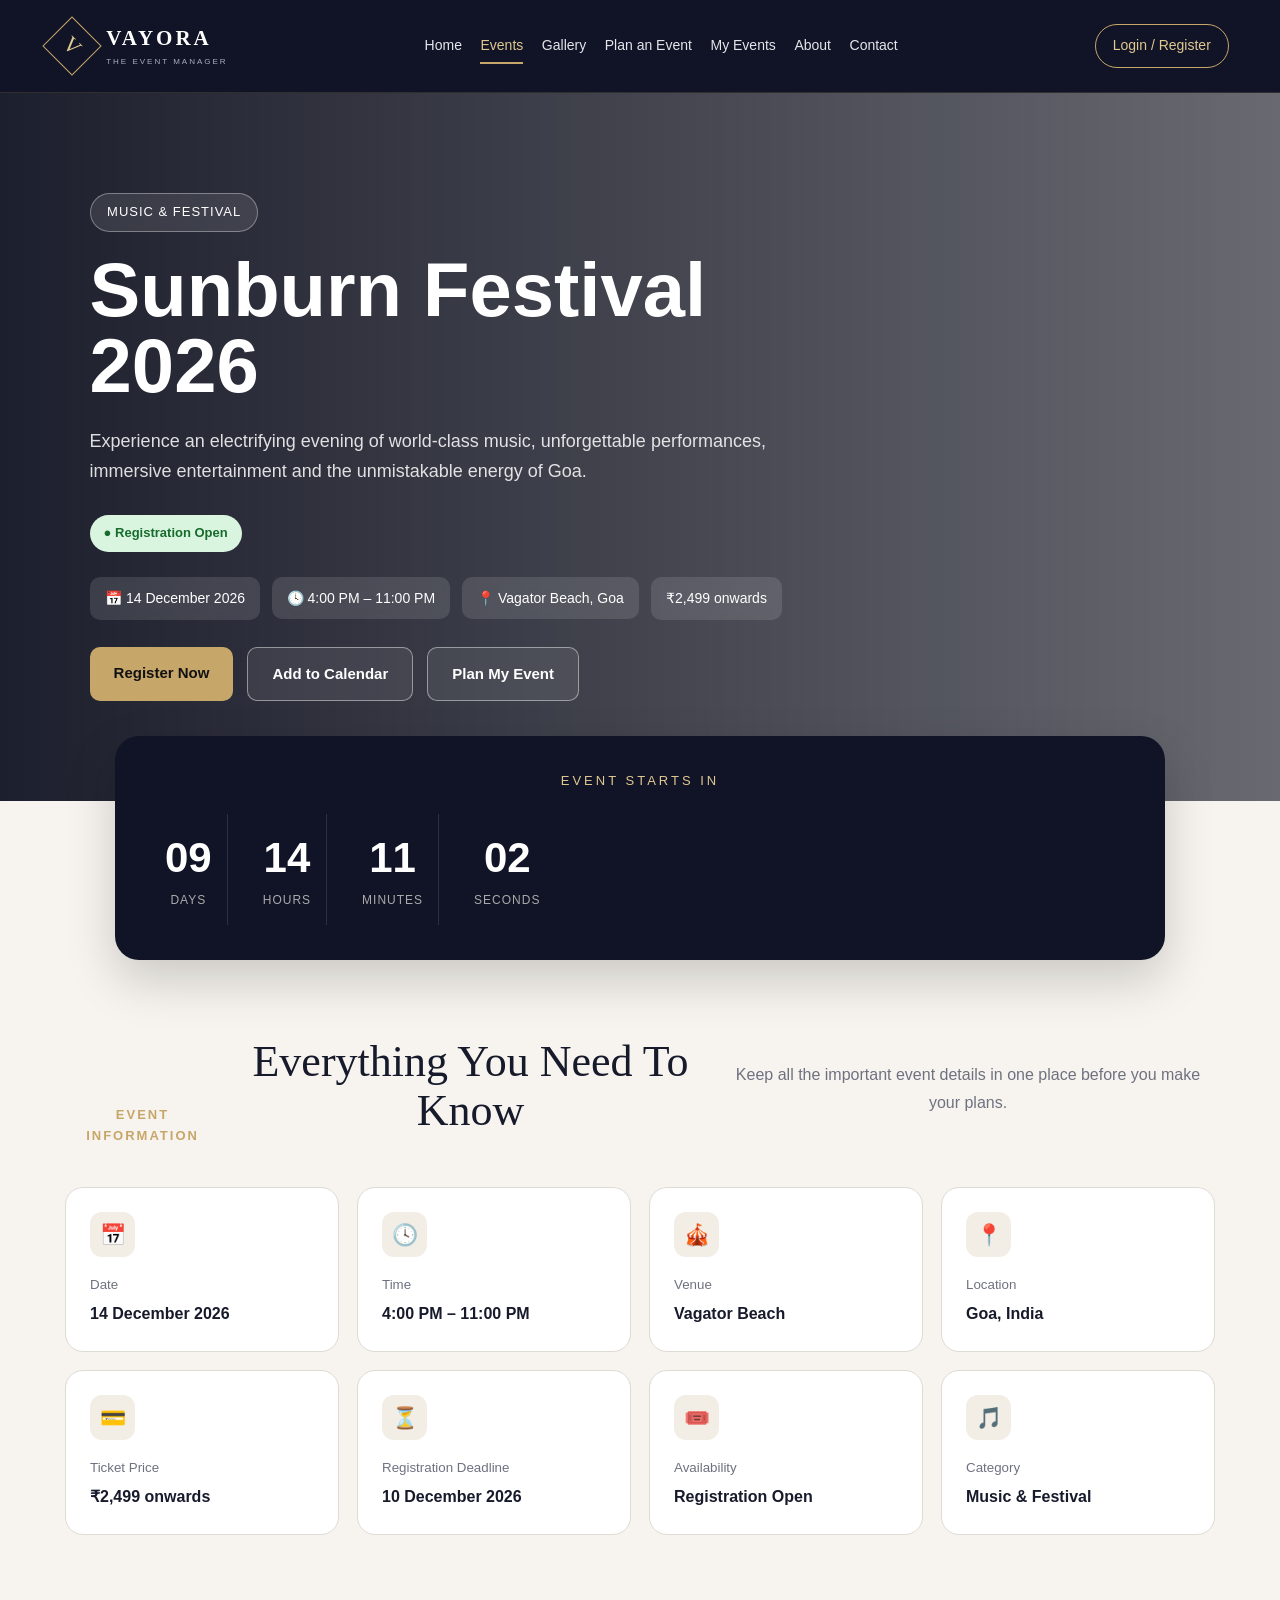
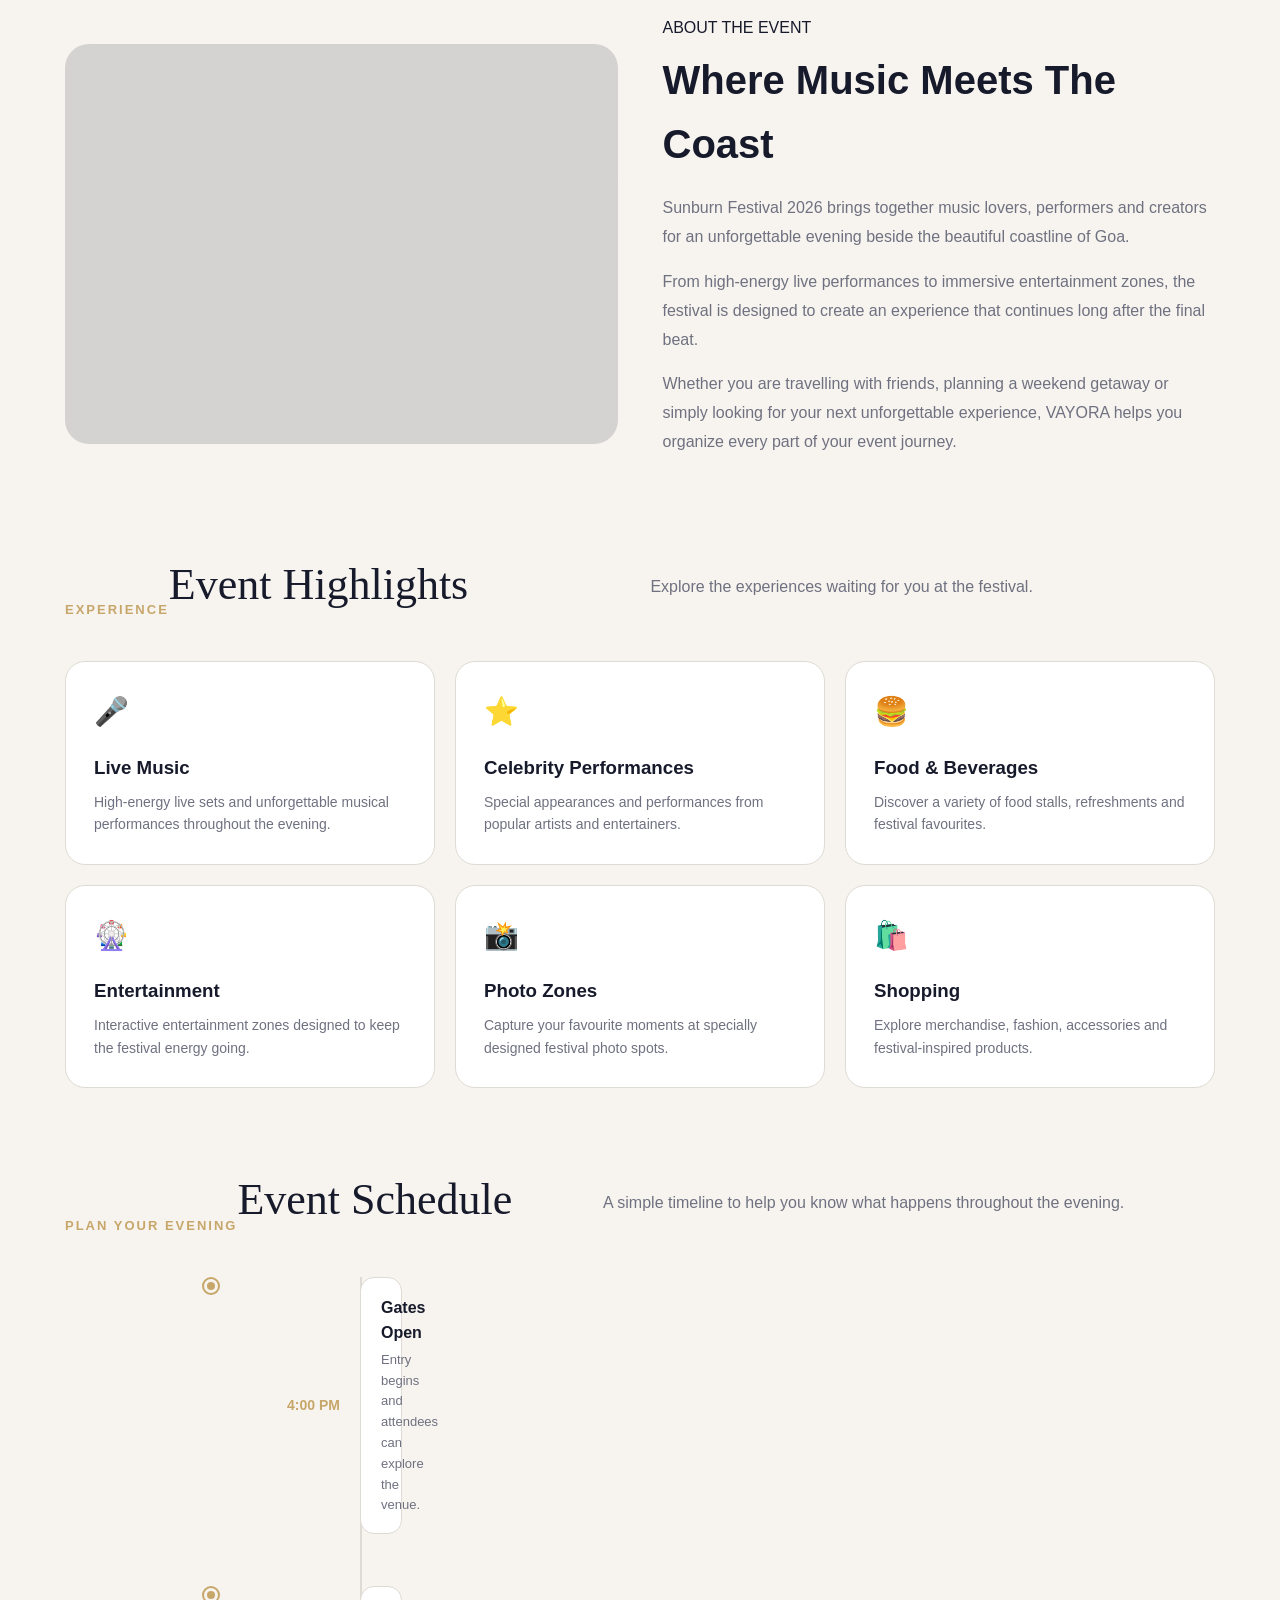
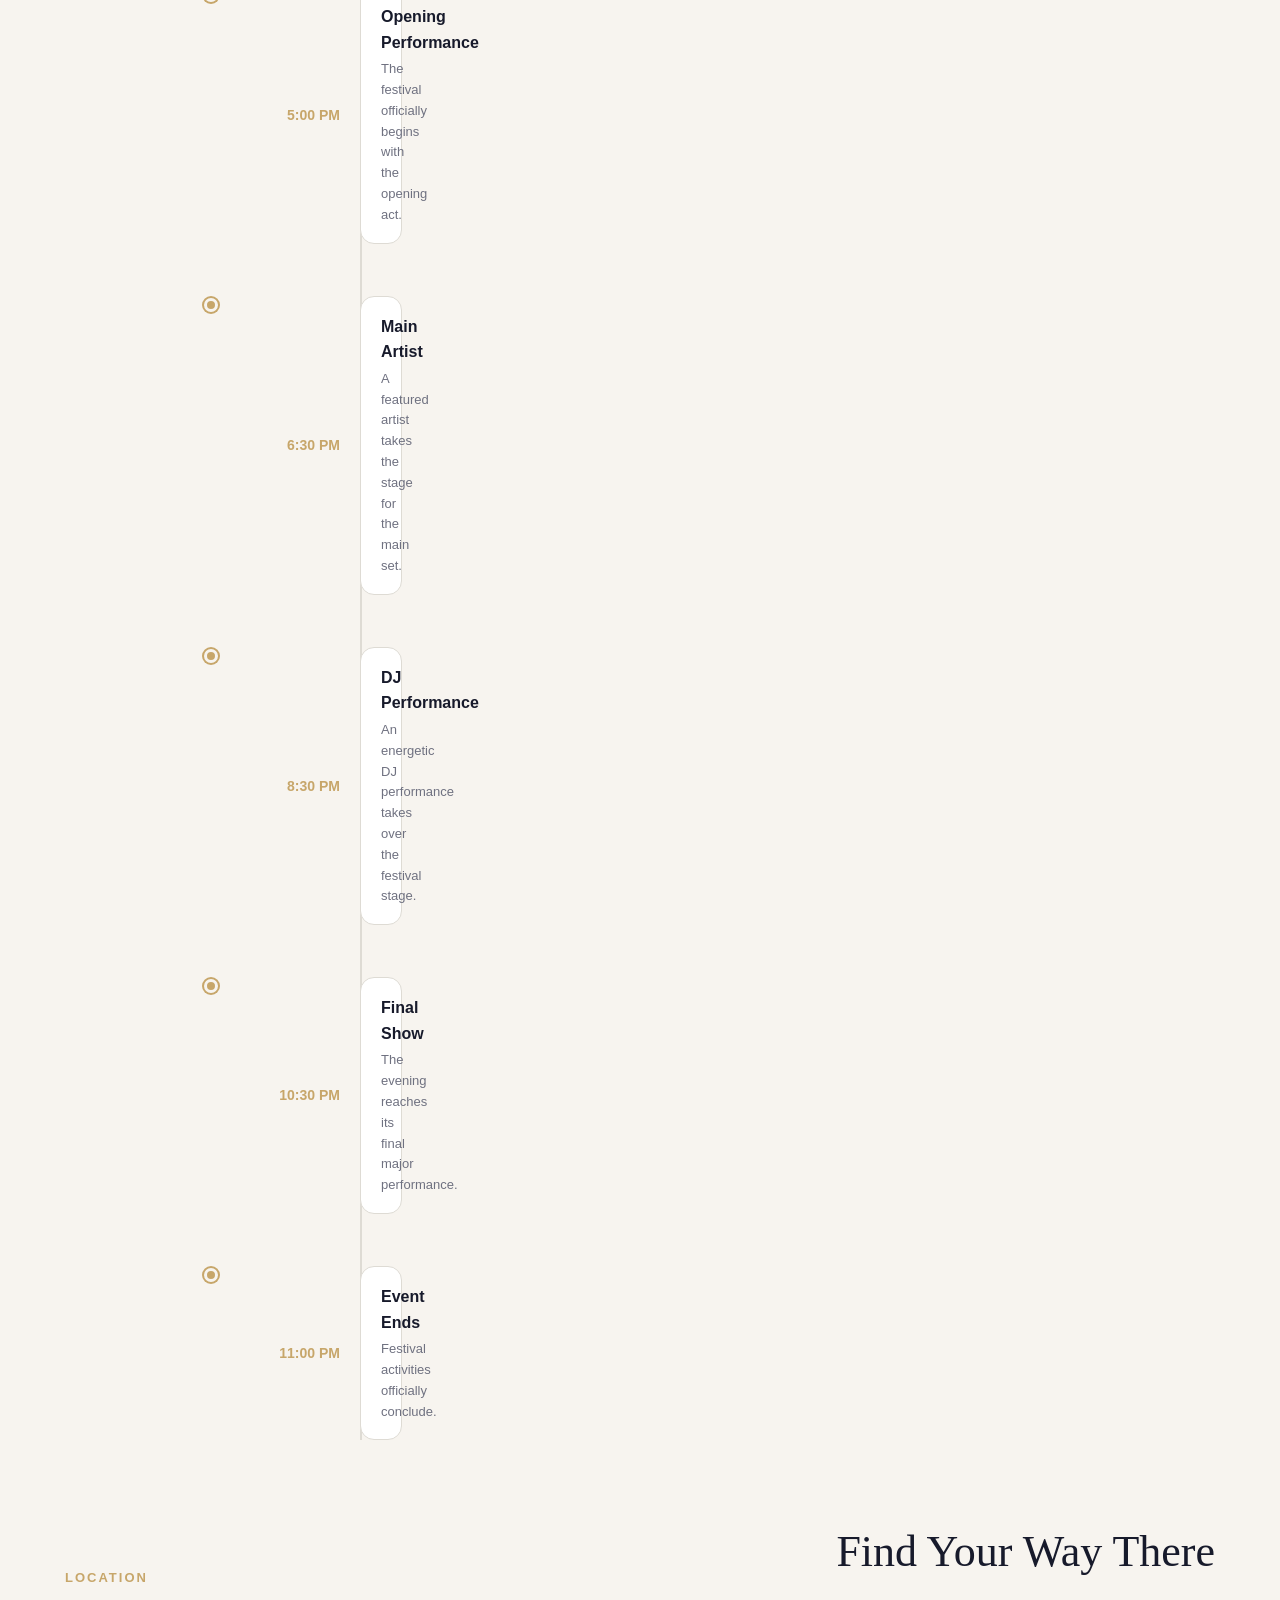
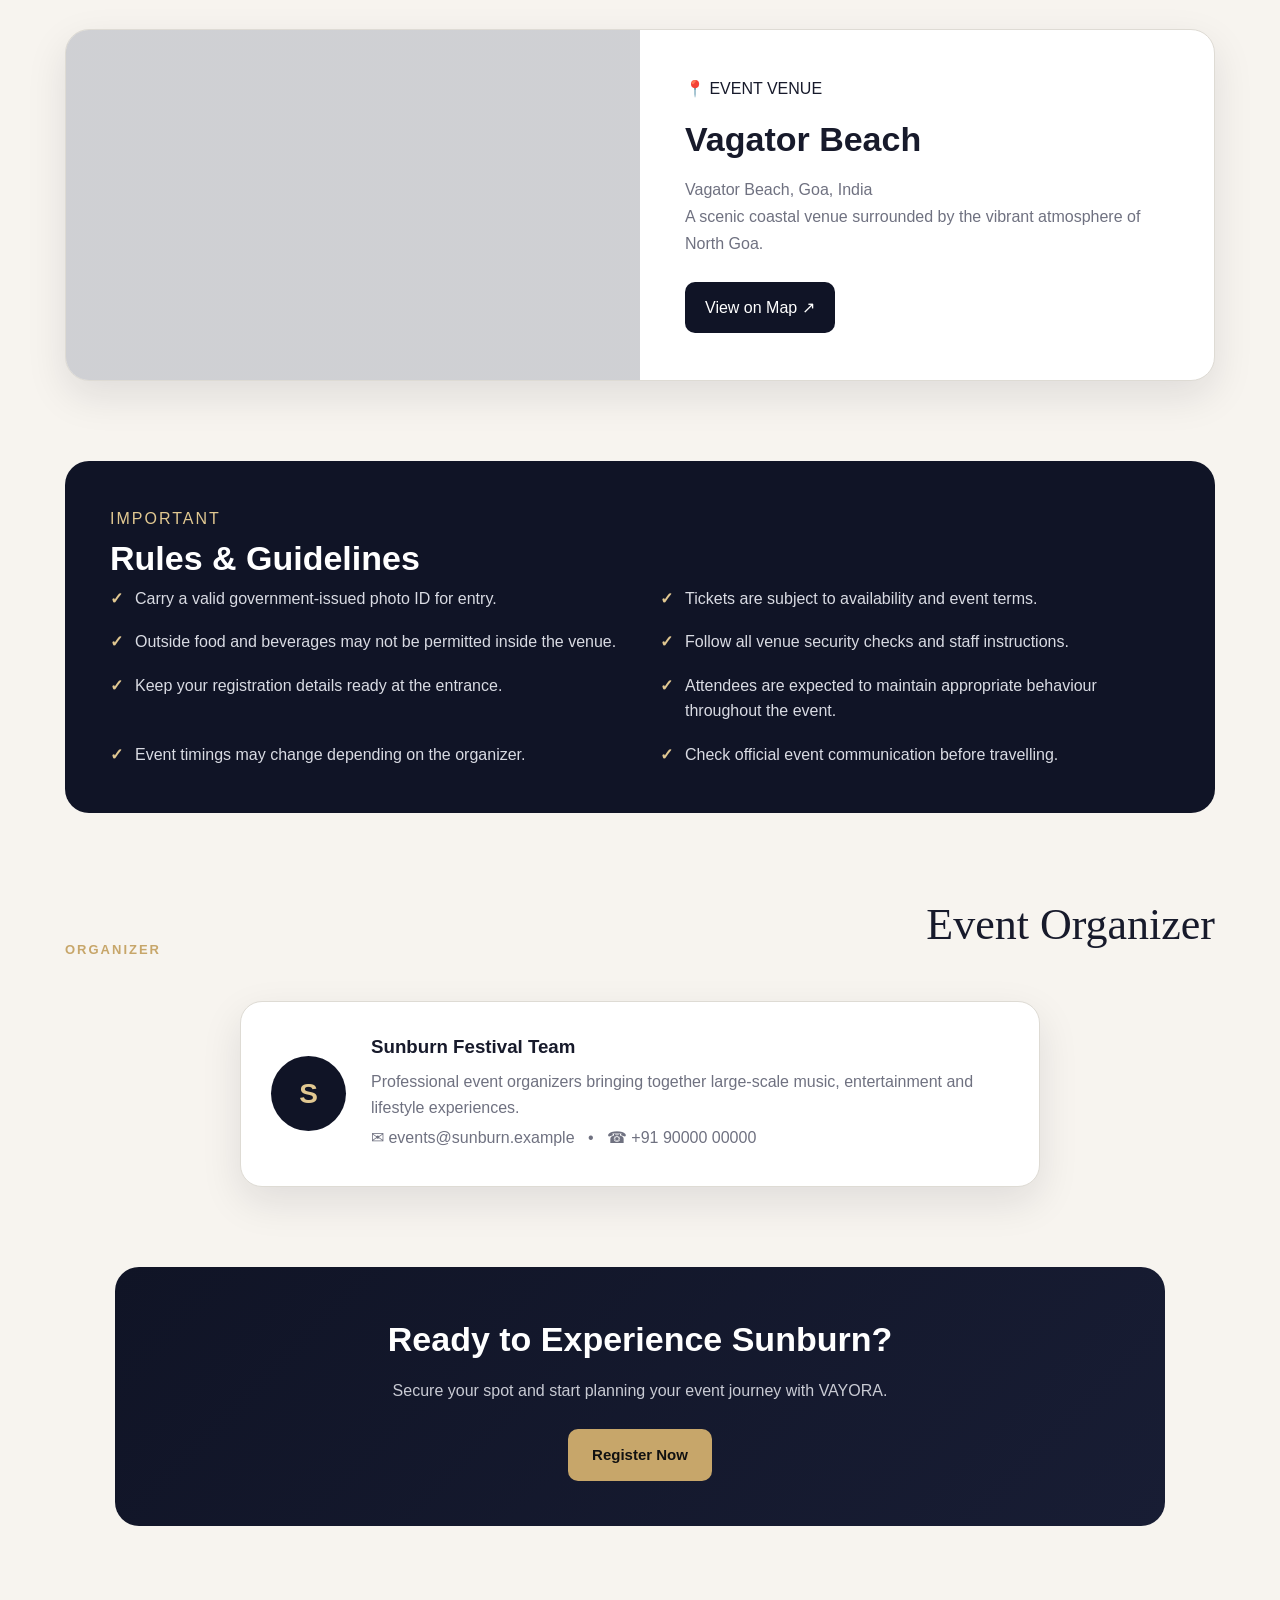
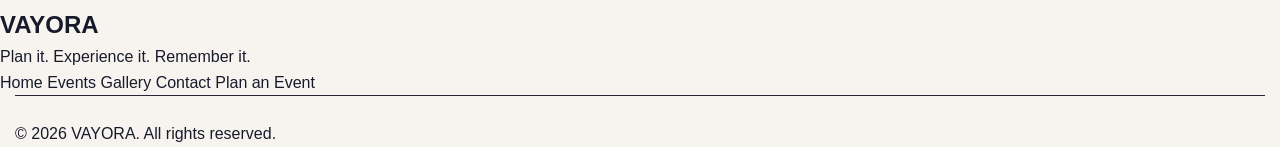
<file: events_details.html>
<!DOCTYPE html>
<html lang="en">
<head>
    <meta charset="UTF-8">
    <meta name="viewport" content="width=device-width, initial-scale=1.0">
    <title>Sunburn Festival 2026 | VAYORA</title>

    <link rel="stylesheet" href="style.css">

    <style>
        /* ==============================
           EVENT DETAILS PAGE
        ============================== */

        .event-details-page {
            background: var(--cream);
            color: var(--text);
        }

        /* ================= NAVBAR ================= */

        .event-details-page .navbar {
            width: 100%;
        }

        .event-details-page .nav-container {
            display: flex;
            align-items: center;
            justify-content: space-between;
        }

        .event-details-page .nav-links {
            display: flex;
            align-items: center;
            gap: 28px;
        }

        .event-details-page .nav-links a {
            text-decoration: none;
        }

        /* Hero */
        .event-hero {
            min-height: 650px;
            display: flex;
            align-items: center;
            position: relative;
            padding: 100px 7%;
            background:
                linear-gradient(90deg, rgba(10, 13, 28, .92), rgba(10, 13, 28, .60)),
                url("https://images.unsplash.com/photo-1501386761578-eac5c94b800a?auto=format&fit=crop&w=1800&q=85")
                center/cover no-repeat;
            color: white;
        }

        .event-hero-content {
            max-width: 800px;
            animation: fadeUp .8s ease;
        }

        .event-badge {
            display: inline-block;
            padding: 8px 16px;
            border: 1px solid rgba(255,255,255,.35);
            border-radius: 30px;
            background: rgba(255,255,255,.10);
            backdrop-filter: blur(8px);
            font-size: 13px;
            letter-spacing: 1px;
            margin-bottom: 20px;
        }

        .event-hero h1 {
            font-size: clamp(42px, 6vw, 76px);
            line-height: 1;
            margin-bottom: 22px;
            color: white;
        }

        .event-description {
            max-width: 680px;
            font-size: 18px;
            line-height: 1.7;
            color: rgba(255,255,255,.85);
            margin-bottom: 28px;
        }

        .hero-meta {
            display: flex;
            flex-wrap: wrap;
            gap: 12px;
            margin-bottom: 28px;
        }

        .hero-meta span {
            padding: 10px 15px;
            border-radius: 10px;
            background: rgba(255,255,255,.12);
            backdrop-filter: blur(8px);
            font-size: 14px;
        }

        .status-badge {
            display: inline-block;
            background: #d9f5df;
            color: #176b2c;
            padding: 8px 14px;
            border-radius: 20px;
            font-size: 13px;
            font-weight: 600;
            margin-bottom: 25px;
        }

        .event-hero-actions {
            display: flex;
            gap: 14px;
            flex-wrap: wrap;
        }

        .event-btn {
            padding: 14px 24px;
            border-radius: 10px;
            border: none;
            cursor: pointer;
            text-decoration: none;
            font-size: 15px;
            font-weight: 600;
            transition: .3s ease;
            display: inline-block;
        }

        .event-btn-primary {
            background: var(--gold);
            color: #111;
        }

        .event-btn-primary:hover {
            transform: translateY(-3px);
            background: var(--gold-light);
        }

        .event-btn-outline {
            border: 1px solid rgba(255,255,255,.45);
            color: white;
            background: rgba(255,255,255,.08);
        }

        .event-btn-outline:hover {
            background: white;
            color: var(--navy);
            transform: translateY(-3px);
        }

        /* Countdown */
        .countdown-section {
            width: min(1050px, 90%);
            margin: -65px auto 70px;
            position: relative;
            z-index: 5;
        }

        .countdown-box {
            background: var(--navy);
            color: white;
            border-radius: 24px;
            padding: 35px;
            box-shadow: 0 20px 50px rgba(0,0,0,.18);
            text-align: center;
        }

        .countdown-title {
            font-size: 13px;
            letter-spacing: 3px;
            color: var(--gold-light);
            margin-bottom: 22px;
        }

        .countdown {
            display: grid;
            grid-template-columns: repeat(4, 1fr);
            gap: 20px;
        }

        .countdown-item {
            padding: 15px;
            border-right: 1px solid rgba(255,255,255,.12);
        }

        .countdown-item:last-child {
            border-right: none;
        }

        .countdown-item strong {
            display: block;
            font-size: 42px;
            color: white;
        }

        .countdown-item span {
            font-size: 12px;
            color: #aaa;
            text-transform: uppercase;
            letter-spacing: 1px;
        }

        /* General sections */
        .details-section {
            width: min(1150px, 90%);
            margin: 0 auto 80px;
        }

        .section-heading {
            text-align: center;
            margin-bottom: 40px;
        }

        .section-heading span {
            color: var(--gold);
            font-size: 13px;
            letter-spacing: 2px;
            text-transform: uppercase;
            font-weight: 600;
        }

        .section-heading h2 {
            font-size: clamp(30px, 4vw, 44px);
            margin: 8px 0 12px;
        }

        .section-heading p {
            color: var(--muted);
            max-width: 650px;
            margin: auto;
            line-height: 1.7;
        }

        /* Information cards */
        .info-grid {
            display: grid;
            grid-template-columns: repeat(4, 1fr);
            gap: 18px;
        }

        .info-card {
            background: white;
            border: 1px solid var(--border);
            border-radius: 18px;
            padding: 24px;
            transition: .3s ease;
        }

        .info-card:hover {
            transform: translateY(-5px);
            box-shadow: var(--shadow);
        }

        .info-icon {
            width: 45px;
            height: 45px;
            border-radius: 12px;
            background: #f2eee5;
            display: flex;
            align-items: center;
            justify-content: center;
            font-size: 21px;
            margin-bottom: 17px;
        }

        .info-card small {
            color: var(--muted);
            display: block;
            margin-bottom: 6px;
        }

        .info-card strong {
            font-size: 16px;
        }

        /* About */
        .about-grid {
            display: grid;
            grid-template-columns: 1fr 1fr;
            gap: 45px;
            align-items: center;
        }

        .about-image {
            min-height: 400px;
            border-radius: 24px;
            background:
                linear-gradient(rgba(16,20,38,.15), rgba(16,20,38,.15)),
                url("https://images.unsplash.com/photo-1470229722913-7c0e2dbbafd3?auto=format&fit=crop&w=1000&q=85")
                center/cover no-repeat;
        }

        .about-text h2 {
            font-size: 40px;
            margin: 8px 0 18px;
        }

        .about-text p {
            color: var(--muted);
            line-height: 1.8;
            margin-bottom: 16px;
        }

        /* Highlights */
        .highlight-grid {
            display: grid;
            grid-template-columns: repeat(3, 1fr);
            gap: 20px;
        }

        .highlight-card {
            background: white;
            border: 1px solid var(--border);
            border-radius: 20px;
            padding: 28px;
            transition: .3s ease;
        }

        .highlight-card:hover {
            transform: translateY(-6px);
            box-shadow: var(--shadow);
        }

        .highlight-card .highlight-icon {
            font-size: 28px;
            margin-bottom: 18px;
        }

        .highlight-card h3 {
            margin-bottom: 8px;
        }

        .highlight-card p {
            color: var(--muted);
            font-size: 14px;
            line-height: 1.6;
        }

        /* Timeline */
        .timeline {
            max-width: 800px;
            margin: auto;
            position: relative;
        }

        .timeline::before {
            content: "";
            position: absolute;
            left: 120px;
            top: 0;
            bottom: 0;
            width: 2px;
            background: var(--border);
        }

        .timeline-item {
            display: grid;
            grid-template-columns: 100px 40px 1fr;
            gap: 20px;
            align-items: center;
            margin-bottom: 28px;
        }

        .timeline-time {
            text-align: right;
            font-weight: 600;
            color: var(--gold);
            font-size: 14px;
        }

        .timeline-dot {
            width: 14px;
            height: 14px;
            border-radius: 50%;
            background: var(--gold);
            border: 3px solid var(--cream);
            box-shadow: 0 0 0 2px var(--gold);
            z-index: 2;
            justify-self: center;
        }

        .timeline-content {
            background: white;
            border: 1px solid var(--border);
            padding: 17px 20px;
            border-radius: 14px;
        }

        .timeline-content h4 {
            margin: 0 0 4px;
        }

        .timeline-content p {
            margin: 0;
            color: var(--muted);
            font-size: 13px;
        }

        /* Location */
        .location-card {
            display: grid;
            grid-template-columns: 1fr 1fr;
            overflow: hidden;
            background: white;
            border-radius: 24px;
            border: 1px solid var(--border);
            box-shadow: var(--shadow);
        }

        .location-map {
            min-height: 350px;
            background:
                linear-gradient(rgba(16,20,38,.2), rgba(16,20,38,.2)),
                url("https://images.unsplash.com/photo-1512343879784-a960bf40e7f2?auto=format&fit=crop&w=1000&q=80")
                center/cover no-repeat;
        }

        .location-info {
            padding: 45px;
            display: flex;
            flex-direction: column;
            justify-content: center;
        }

        .location-info h2 {
            font-size: 34px;
            margin: 10px 0;
        }

        .location-info p {
            color: var(--muted);
            line-height: 1.7;
            margin-bottom: 24px;
        }

        .map-btn {
            width: fit-content;
            padding: 13px 20px;
            border-radius: 10px;
            background: var(--navy);
            color: white;
            text-decoration: none;
            transition: .3s ease;
        }

        .map-btn:hover {
            background: var(--gold);
            color: #111;
            transform: translateY(-2px);
        }

        /* Rules */
        .rules-box {
            background: var(--navy);
            color: white;
            border-radius: 24px;
            padding: 45px;
        }

        .rules-box h2 {
            margin-top: 0;
            font-size: 34px;
        }

        .rules-list {
            display: grid;
            grid-template-columns: 1fr 1fr;
            gap: 18px 40px;
            padding: 0;
            list-style: none;
        }

        .rules-list li {
            color: #d9dbe3;
            line-height: 1.6;
            padding-left: 25px;
            position: relative;
        }

        .rules-list li::before {
            content: "✓";
            position: absolute;
            left: 0;
            color: var(--gold-light);
            font-weight: bold;
        }

        /* Organizer */
        .organizer-card {
            max-width: 800px;
            margin: auto;
            background: white;
            border: 1px solid var(--border);
            border-radius: 22px;
            padding: 30px;
            display: flex;
            align-items: center;
            gap: 25px;
            box-shadow: var(--shadow);
        }

        .organizer-avatar {
            min-width: 75px;
            height: 75px;
            border-radius: 50%;
            background: var(--navy);
            color: var(--gold-light);
            display: flex;
            align-items: center;
            justify-content: center;
            font-size: 28px;
            font-weight: bold;
        }

        .organizer-card h3 {
            margin: 0 0 7px;
        }

        .organizer-card p {
            color: var(--muted);
            margin: 5px 0;
            line-height: 1.6;
        }

        /* CTA */
        .event-cta {
            width: min(1050px, 90%);
            margin: 0 auto 80px;
            padding: 45px;
            border-radius: 24px;
            background: linear-gradient(135deg, var(--navy), var(--navy-light));
            color: white;
            text-align: center;
        }

        .event-cta h2 {
            font-size: 34px;
            margin: 0 0 12px;
        }

        .event-cta p {
            color: #c9cbd4;
            margin-bottom: 25px;
        }

        /* Animation */
        @keyframes fadeUp {
            from {
                opacity: 0;
                transform: translateY(25px);
            }

            to {
                opacity: 1;
                transform: translateY(0);
            }
        }

        /* Responsive */
        @media (max-width: 900px) {

            .event-details-page .nav-links {
                gap: 15px;
            }

            .info-grid {
                grid-template-columns: repeat(2, 1fr);
            }

            .about-grid,
            .location-card {
                grid-template-columns: 1fr;
            }

            .highlight-grid {
                grid-template-columns: repeat(2, 1fr);
            }

            .about-image {
                min-height: 300px;
            }
        }

        @media (max-width: 650px) {

            .event-details-page .nav-container {
                flex-direction: column;
                gap: 15px;
            }

            .event-details-page .nav-links {
                flex-wrap: wrap;
                justify-content: center;
                gap: 12px;
            }

            .event-hero {
                min-height: 620px;
                padding: 90px 6%;
            }

            .event-description {
                font-size: 15px;
            }

            .countdown-section {
                margin-top: -40px;
            }

            .countdown-box {
                padding: 25px 15px;
            }

            .countdown {
                gap: 5px;
            }

            .countdown-item {
                padding: 8px 4px;
            }

            .countdown-item strong {
                font-size: 27px;
            }

            .countdown-item span {
                font-size: 9px;
            }

            .info-grid,
            .highlight-grid {
                grid-template-columns: 1fr;
            }

            .timeline::before {
                left: 76px;
            }

            .timeline-item {
                grid-template-columns: 60px 32px 1fr;
                gap: 8px;
            }

            .timeline-time {
                font-size: 11px;
            }

            .timeline-content {
                padding: 14px;
            }

            .location-info {
                padding: 30px;
            }

            .rules-box {
                padding: 30px 24px;
            }

            .rules-list {
                grid-template-columns: 1fr;
            }

            .organizer-card {
                align-items: flex-start;
            }

            .event-cta {
                padding: 35px 22px;
            }
        }
    </style>
  <link rel="stylesheet" href="navbar.css">
</head>

<body class="event-details-page">

    <!-- ================= NAVBAR ================= -->
    <header class="site-header">
  <div class="navbar">
    <a href="index.html" class="logo" aria-label="VAYORA home">
      <span class="logo-mark">V</span>
      <span class="logo-text"><strong>VAYORA</strong><small>THE EVENT MANAGER</small></span>
    </a>
    <nav class="main-nav" aria-label="Main navigation">
      <a href="index.html">Home</a>
      <a href="events.html" class="active" aria-current="page">Events</a>
      <a href="gallery.html">Gallery</a>
      <a href="booking.html">Plan an Event</a>
      <a href="my-events.html">My Events</a>
      <a href="about.html">About</a>
      <a href="contact.html">Contact</a>
    </nav>
    <a href="login.html" class="nav-cta">Login / Register</a>
    <button class="mobile-nav-toggle" type="button" aria-label="Open navigation" aria-expanded="false">☰</button>
  </div>
</header>


    <!-- ================= EVENT HERO ================= -->
    <section class="event-hero">

        <div class="event-hero-content">

            <span class="event-badge">MUSIC & FESTIVAL</span>

            <h1>Sunburn Festival 2026</h1>

            <p class="event-description">
                Experience an electrifying evening of world-class music,
                unforgettable performances, immersive entertainment and
                the unmistakable energy of Goa.
            </p>

            <span class="status-badge">● Registration Open</span>

            <div class="hero-meta">
                <span>📅 14 December 2026</span>
                <span>🕓 4:00 PM – 11:00 PM</span>
                <span>📍 Vagator Beach, Goa</span>
                <span>₹2,499 onwards</span>
            </div>

            <div class="event-hero-actions">

                <a href="event-details.html?id=music-festival" class="event-btn event-btn-primary">
                    Register Now
                </a>

                <button class="event-btn event-btn-outline" id="calendarBtn">
                    Add to Calendar
                </button>

                <button class="event-btn event-btn-outline" id="planBtn">
                    Plan My Event
                </button>

            </div>

        </div>

    </section>


    <!-- ================= COUNTDOWN ================= -->
    <section class="countdown-section">

        <div class="countdown-box">

            <div class="countdown-title">
                EVENT STARTS IN
            </div>

            <div class="countdown">

                <div class="countdown-item">
                    <strong id="days">00</strong>
                    <span>Days</span>
                </div>

                <div class="countdown-item">
                    <strong id="hours">00</strong>
                    <span>Hours</span>
                </div>

                <div class="countdown-item">
                    <strong id="minutes">00</strong>
                    <span>Minutes</span>
                </div>

                <div class="countdown-item">
                    <strong id="seconds">00</strong>
                    <span>Seconds</span>
                </div>

            </div>

        </div>

    </section>


    <!-- ================= EVENT INFORMATION ================= -->
    <section class="details-section">

        <div class="section-heading">
            <span>Event Information</span>

            <h2>Everything You Need To Know</h2>

            <p>
                Keep all the important event details in one place before
                you make your plans.
            </p>
        </div>

        <div class="info-grid">

            <div class="info-card">
                <div class="info-icon">📅</div>
                <small>Date</small>
                <strong>14 December 2026</strong>
            </div>

            <div class="info-card">
                <div class="info-icon">🕓</div>
                <small>Time</small>
                <strong>4:00 PM – 11:00 PM</strong>
            </div>

            <div class="info-card">
                <div class="info-icon">🎪</div>
                <small>Venue</small>
                <strong>Vagator Beach</strong>
            </div>

            <div class="info-card">
                <div class="info-icon">📍</div>
                <small>Location</small>
                <strong>Goa, India</strong>
            </div>

            <div class="info-card">
                <div class="info-icon">💳</div>
                <small>Ticket Price</small>
                <strong>₹2,499 onwards</strong>
            </div>

            <div class="info-card">
                <div class="info-icon">⏳</div>
                <small>Registration Deadline</small>
                <strong>10 December 2026</strong>
            </div>

            <div class="info-card">
                <div class="info-icon">🎟️</div>
                <small>Availability</small>
                <strong>Registration Open</strong>
            </div>

            <div class="info-card">
                <div class="info-icon">🎵</div>
                <small>Category</small>
                <strong>Music & Festival</strong>
            </div>

        </div>

    </section>


    <!-- ================= ABOUT EVENT ================= -->
    <section class="details-section">

        <div class="about-grid">

            <div class="about-image"></div>

            <div class="about-text">

                <span>ABOUT THE EVENT</span>

                <h2>Where Music Meets The Coast</h2>

                <p>
                    Sunburn Festival 2026 brings together music lovers,
                    performers and creators for an unforgettable evening
                    beside the beautiful coastline of Goa.
                </p>

                <p>
                    From high-energy live performances to immersive
                    entertainment zones, the festival is designed to
                    create an experience that continues long after the
                    final beat.
                </p>

                <p>
                    Whether you are travelling with friends, planning a
                    weekend getaway or simply looking for your next
                    unforgettable experience, VAYORA helps you organize
                    every part of your event journey.
                </p>

            </div>

        </div>

    </section>


    <!-- ================= HIGHLIGHTS ================= -->
    <section class="details-section">

        <div class="section-heading">

            <span>Experience</span>

            <h2>Event Highlights</h2>

            <p>
                Explore the experiences waiting for you at the festival.
            </p>

        </div>

        <div class="highlight-grid">

            <div class="highlight-card">
                <div class="highlight-icon">🎤</div>
                <h3>Live Music</h3>
                <p>
                    High-energy live sets and unforgettable musical
                    performances throughout the evening.
                </p>
            </div>

            <div class="highlight-card">
                <div class="highlight-icon">⭐</div>
                <h3>Celebrity Performances</h3>
                <p>
                    Special appearances and performances from popular
                    artists and entertainers.
                </p>
            </div>

            <div class="highlight-card">
                <div class="highlight-icon">🍔</div>
                <h3>Food & Beverages</h3>
                <p>
                    Discover a variety of food stalls, refreshments and
                    festival favourites.
                </p>
            </div>

            <div class="highlight-card">
                <div class="highlight-icon">🎡</div>
                <h3>Entertainment</h3>
                <p>
                    Interactive entertainment zones designed to keep the
                    festival energy going.
                </p>
            </div>

            <div class="highlight-card">
                <div class="highlight-icon">📸</div>
                <h3>Photo Zones</h3>
                <p>
                    Capture your favourite moments at specially designed
                    festival photo spots.
                </p>
            </div>

            <div class="highlight-card">
                <div class="highlight-icon">🛍️</div>
                <h3>Shopping</h3>
                <p>
                    Explore merchandise, fashion, accessories and
                    festival-inspired products.
                </p>
            </div>

        </div>

    </section>


    <!-- ================= EVENT SCHEDULE ================= -->
    <section class="details-section">

        <div class="section-heading">

            <span>Plan Your Evening</span>

            <h2>Event Schedule</h2>

            <p>
                A simple timeline to help you know what happens throughout
                the evening.
            </p>

        </div>

        <div class="timeline">

            <div class="timeline-item">
                <div class="timeline-time">4:00 PM</div>
                <div class="timeline-dot"></div>

                <div class="timeline-content">
                    <h4>Gates Open</h4>
                    <p>Entry begins and attendees can explore the venue.</p>
                </div>
            </div>

            <div class="timeline-item">
                <div class="timeline-time">5:00 PM</div>
                <div class="timeline-dot"></div>

                <div class="timeline-content">
                    <h4>Opening Performance</h4>
                    <p>The festival officially begins with the opening act.</p>
                </div>
            </div>

            <div class="timeline-item">
                <div class="timeline-time">6:30 PM</div>
                <div class="timeline-dot"></div>

                <div class="timeline-content">
                    <h4>Main Artist</h4>
                    <p>A featured artist takes the stage for the main set.</p>
                </div>
            </div>

            <div class="timeline-item">
                <div class="timeline-time">8:30 PM</div>
                <div class="timeline-dot"></div>

                <div class="timeline-content">
                    <h4>DJ Performance</h4>
                    <p>An energetic DJ performance takes over the festival stage.</p>
                </div>
            </div>

            <div class="timeline-item">
                <div class="timeline-time">10:30 PM</div>
                <div class="timeline-dot"></div>

                <div class="timeline-content">
                    <h4>Final Show</h4>
                    <p>The evening reaches its final major performance.</p>
                </div>
            </div>

            <div class="timeline-item">
                <div class="timeline-time">11:00 PM</div>
                <div class="timeline-dot"></div>

                <div class="timeline-content">
                    <h4>Event Ends</h4>
                    <p>Festival activities officially conclude.</p>
                </div>
            </div>

        </div>

    </section>


    <!-- ================= LOCATION ================= -->
    <section class="details-section">

        <div class="section-heading">

            <span>Location</span>

            <h2>Find Your Way There</h2>

        </div>

        <div class="location-card">

            <div class="location-map"></div>

            <div class="location-info">

                <span>📍 EVENT VENUE</span>

                <h2>Vagator Beach</h2>

                <p>
                    Vagator Beach, Goa, India
                    <br>
                    A scenic coastal venue surrounded by the vibrant
                    atmosphere of North Goa.
                </p>

                <a
                    href="https://www.google.com/maps/search/?api=1&query=Vagator+Beach+Goa"
                    target="_blank"
                    class="map-btn"
                >
                    View on Map ↗
                </a>

            </div>

        </div>

    </section>


    <!-- ================= RULES ================= -->
    <section class="details-section">

        <div class="rules-box">

            <span style="color: var(--gold-light); letter-spacing: 2px;">
                IMPORTANT
            </span>

            <h2>Rules & Guidelines</h2>

            <ul class="rules-list">

                <li>
                    Carry a valid government-issued photo ID for entry.
                </li>

                <li>
                    Tickets are subject to availability and event terms.
                </li>

                <li>
                    Outside food and beverages may not be permitted inside
                    the venue.
                </li>

                <li>
                    Follow all venue security checks and staff instructions.
                </li>

                <li>
                    Keep your registration details ready
                    at the entrance.
                </li>

                <li>
                    Attendees are expected to maintain appropriate behaviour
                    throughout the event.
                </li>

                <li>
                    Event timings may change depending on the organizer.
                </li>

                <li>
                    Check official event communication before travelling.
                </li>

            </ul>

        </div>

    </section>


    <!-- ================= ORGANIZER ================= -->
    <section class="details-section">

        <div class="section-heading">

            <span>Organizer</span>

            <h2>Event Organizer</h2>

        </div>

        <div class="organizer-card">

            <div class="organizer-avatar">
                S
            </div>

            <div>

                <h3>Sunburn Festival Team</h3>

                <p>
                    Professional event organizers bringing together
                    large-scale music, entertainment and lifestyle
                    experiences.
                </p>

                <p>
                    ✉ events@sunburn.example
                    &nbsp; • &nbsp;
                    ☎ +91 90000 00000
                </p>

            </div>

        </div>

    </section>


    <!-- ================= CTA ================= -->
    <section class="event-cta">

        <h2>Ready to Experience Sunburn?</h2>

        <p>
            Secure your spot and start planning your event journey with VAYORA.
        </p>

        <a href="event-details.html?id=music-festival" class="event-btn event-btn-primary">
            Register Now
        </a>

    </section>


    <!-- ================= FOOTER ================= -->
    <footer class="footer">

        <div class="footer-container">

            <div>
                <h2>VAYORA</h2>
                <p>Plan it. Experience it. Remember it.</p>
            </div>

            <div class="footer-links">

                <a href="index.html">Home</a>
                <a href="events.html">Events</a>
                <a href="gallery.html">Gallery</a>
                <a href="contact.html">Contact</a>
                <a href="booking.html">Plan an Event</a>

            </div>

        </div>

        <div class="footer-bottom">
            © 2026 VAYORA. All rights reserved.
        </div>

    </footer>


    <!-- ================= JAVASCRIPT ================= -->
    <script>

        /* LIVE EVENT COUNTDOWN */

        const eventDate =
            new Date("December 14, 2026 16:00:00").getTime();

        const countdownTimer = setInterval(function () {

            const now = new Date().getTime();

            const difference = eventDate - now;

            if (difference <= 0) {

                clearInterval(countdownTimer);

                document.getElementById("days").textContent = "00";
                document.getElementById("hours").textContent = "00";
                document.getElementById("minutes").textContent = "00";
                document.getElementById("seconds").textContent = "00";

                document.querySelector(".countdown-title").textContent =
                    "EVENT HAS STARTED";

                return;
            }

            const days = Math.floor(
                difference / (1000 * 60 * 60 * 24)
            );

            const hours = Math.floor(
                (difference / (1000 * 60 * 60)) % 24
            );

            const minutes = Math.floor(
                (difference / (1000 * 60)) % 60
            );

            const seconds = Math.floor(
                (difference / 1000) % 60
            );

            document.getElementById("days").textContent =
                String(days).padStart(2, "0");

            document.getElementById("hours").textContent =
                String(hours).padStart(2, "0");

            document.getElementById("minutes").textContent =
                String(minutes).padStart(2, "0");

            document.getElementById("seconds").textContent =
                String(seconds).padStart(2, "0");

        }, 1000);


        /* ADD TO CALENDAR */

        document.getElementById("calendarBtn").addEventListener(
            "click",
            function () {

                const calendarData =
`BEGIN:VCALENDAR
VERSION:2.0
PRODID:-//VAYORA//Event Calendar//EN
BEGIN:VEVENT
UID:sunburn-festival-2026@vayora
DTSTAMP:20260925T000000Z
DTSTART:20261214T160000
DTEND:20261214T230000
SUMMARY:Sunburn Festival 2026
DESCRIPTION:Sunburn Festival 2026 at Vagator Beach, Goa.
LOCATION:Vagator Beach, Goa, India
END:VEVENT
END:VCALENDAR`;

                const blob = new Blob(
                    [calendarData],
                    { type: "text/calendar;charset=utf-8" }
                );

                const url = URL.createObjectURL(blob);

                const link = document.createElement("a");

                link.href = url;
                link.download = "sunburn-festival-2026.ics";

                document.body.appendChild(link);

                link.click();

                document.body.removeChild(link);

                URL.revokeObjectURL(url);

                this.textContent = "Added ✓";
            }
        );


        /* PLAN MY EVENT */

        document.getElementById("planBtn").addEventListener(
            "click",
            function () {

                this.textContent = "Planning Selected ✓";

                this.style.background = "white";
                this.style.color = "#101426";

                alert(
                    "Planning mode selected! Your travel, stay, checklist and budget tools can be connected here."
                );

            }
        );

    </script>

<script>
document.addEventListener("DOMContentLoaded", function () {
  const toggle = document.querySelector(".mobile-nav-toggle");
  const nav = document.querySelector(".site-header .main-nav");
  if (toggle && nav) {
    toggle.addEventListener("click", function () {
      const open = nav.classList.toggle("open");
      toggle.setAttribute("aria-expanded", String(open));
      toggle.setAttribute("aria-label", open ? "Close navigation" : "Open navigation");
      toggle.textContent = open ? "×" : "☰";
    });
  }
});
</script>
<script src="vayora.js"></script>
<script src="auth-nav.js"></script>
</body>
</html>
</file>
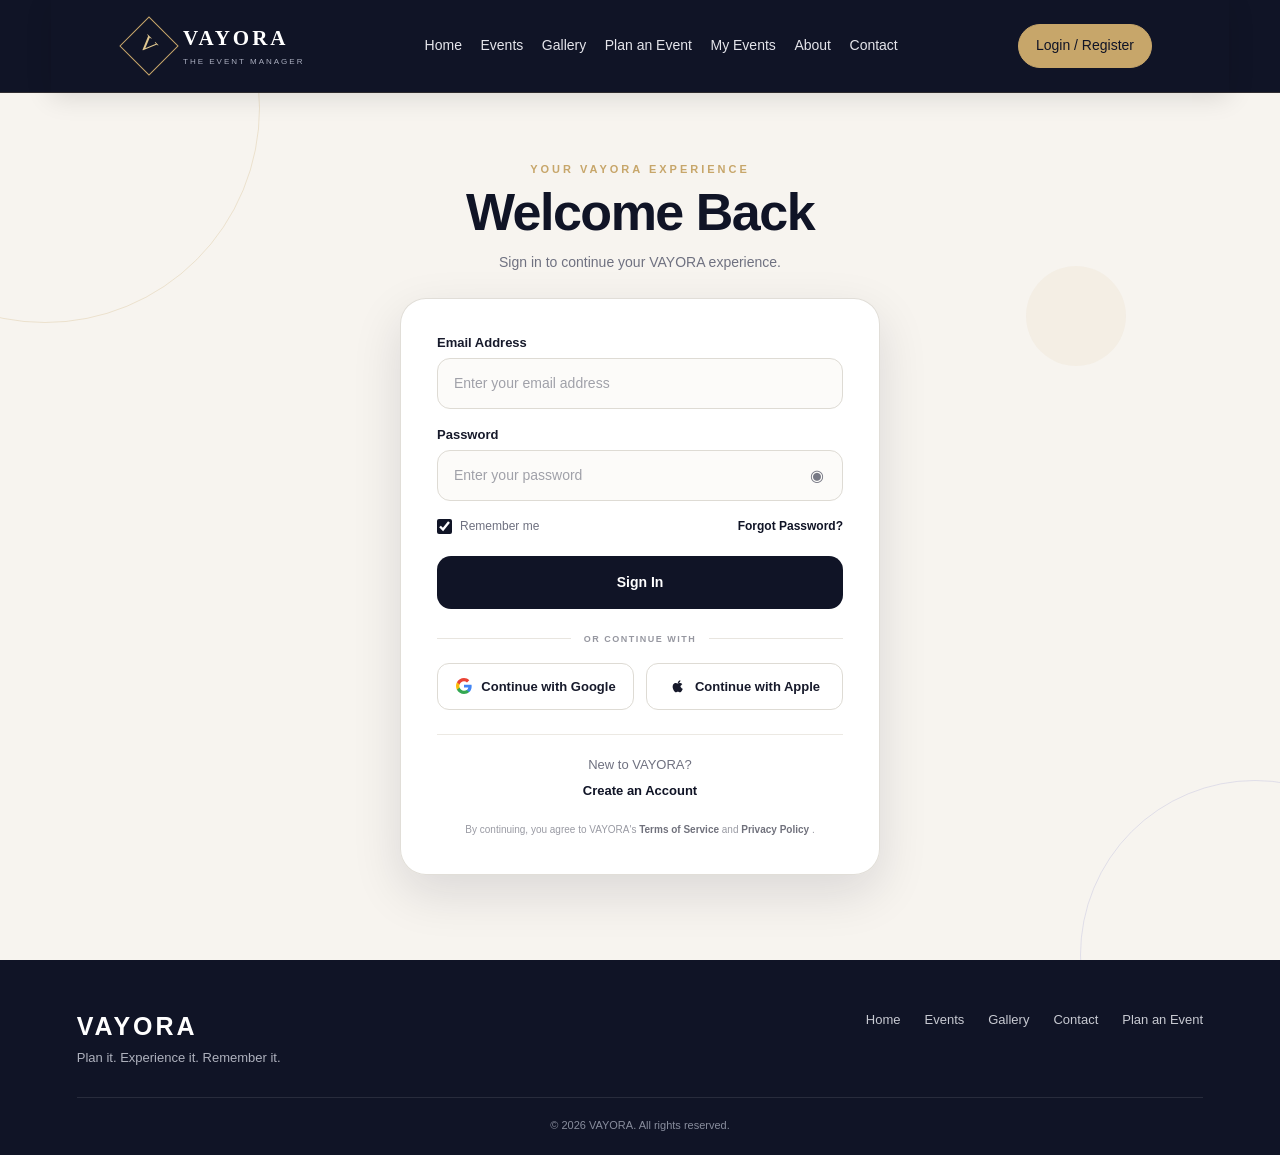
<file: login.html>
<!DOCTYPE html>
<html lang="en">
<head>
    <meta charset="UTF-8">
    <meta name="viewport" content="width=device-width, initial-scale=1.0">

    <title>Login / Register | VAYORA</title>

    <style>
        /* =========================================================
           VAYORA LOGIN / REGISTER PAGE
           Front-end college project only
           No backend / database / real authentication
        ========================================================= */

        :root {
            --navy: #101426;
            --navy-light: #181d34;
            --cream: #f7f4ef;
            --white: #ffffff;
            --gold: #c7a66a;
            --gold-light: #e1c891;
            --lavender: #aaa8d8;
            --text: #171a2b;
            --muted: #6f7180;
            --border: #dedbd4;
            --success: #3f7659;
            --error: #b34d4d;
            --shadow: 0 18px 50px rgba(16, 20, 38, 0.12);
        }

        * {
            box-sizing: border-box;
            margin: 0;
            padding: 0;
        }

        body {
            font-family: "Segoe UI", Arial, sans-serif;
            background: var(--cream);
            color: var(--text);
            min-height: 100vh;
        }

        button,
        input {
            font-family: inherit;
        }

        /* =========================================================
           NAVIGATION
        ========================================================= */

        .navbar {
            background: var(--navy);
            padding: 18px 6%;
            box-shadow: 0 5px 25px rgba(0, 0, 0, 0.12);
            position: relative;
            z-index: 10;
        }

        .nav-container {
            max-width: 1250px;
            margin: auto;
            display: flex;
            align-items: center;
            justify-content: space-between;
            gap: 30px;
        }

        .logo {
            color: var(--white);
            text-decoration: none;
            font-size: 27px;
            font-weight: 800;
            letter-spacing: 3px;
        }

        .nav-links {
            display: flex;
            align-items: center;
            gap: 28px;
        }

        .nav-links a {
            color: #f4f2ed;
            text-decoration: none;
            font-size: 14px;
            transition: 0.3s ease;
            white-space: nowrap;
        }

        .nav-links a:hover {
            color: var(--gold-light);
        }

        .book-btn {
            background: var(--gold);
            color: var(--navy) !important;
            padding: 11px 20px;
            border-radius: 25px;
            font-weight: 700;
        }

        .book-btn:hover {
            background: var(--gold-light);
            transform: translateY(-2px);
        }

        .login-active {
            color: var(--gold-light) !important;
            border: 1px solid rgba(225, 200, 145, 0.7);
            padding: 9px 17px;
            border-radius: 22px;
            font-weight: 700;
        }

        /* =========================================================
           MAIN AREA
        ========================================================= */

        .auth-section {
            min-height: calc(100vh - 88px);
            padding: 70px 20px 85px;
            display: flex;
            align-items: center;
            justify-content: center;
            position: relative;
            overflow: hidden;
        }

        /* Decorative elements */

        .decor {
            position: absolute;
            border-radius: 50%;
            pointer-events: none;
        }

        .decor-one {
            width: 430px;
            height: 430px;
            border: 1px solid rgba(199, 166, 106, 0.25);
            top: -200px;
            left: -170px;
        }

        .decor-two {
            width: 350px;
            height: 350px;
            border: 1px solid rgba(170, 168, 216, 0.3);
            right: -150px;
            bottom: -170px;
        }

        .decor-three {
            width: 100px;
            height: 100px;
            background: rgba(199, 166, 106, 0.08);
            right: 12%;
            top: 20%;
        }

        .auth-container {
            width: 100%;
            max-width: 480px;
            position: relative;
            z-index: 2;
        }

        .auth-heading {
            text-align: center;
            margin-bottom: 25px;
        }

        .eyebrow {
            color: var(--gold);
            text-transform: uppercase;
            letter-spacing: 3px;
            font-size: 11px;
            font-weight: 800;
            margin-bottom: 10px;
        }

        .auth-heading h1 {
            color: var(--navy);
            font-size: clamp(40px, 7vw, 52px);
            line-height: 1.05;
            letter-spacing: -1.5px;
            margin-bottom: 11px;
        }

        .auth-heading p {
            color: var(--muted);
            font-size: 14px;
            line-height: 1.6;
        }

        /* =========================================================
           AUTH CARD
        ========================================================= */

        .auth-card {
            background: rgba(255, 255, 255, 0.98);
            border: 1px solid rgba(222, 219, 212, 0.9);
            border-radius: 26px;
            padding: 36px;
            box-shadow: var(--shadow);
            animation: cardAppear 0.5s ease;
        }

        @keyframes cardAppear {
            from {
                opacity: 0;
                transform: translateY(15px);
            }

            to {
                opacity: 1;
                transform: translateY(0);
            }
        }

        .demo-badge {
            display: inline-flex;
            align-items: center;
            gap: 7px;
            padding: 7px 11px;
            border-radius: 20px;
            background: #f7f3e9;
            border: 1px solid #eadfc8;
            color: #806a3f;
            font-size: 10px;
            font-weight: 800;
            letter-spacing: 0.6px;
            margin-bottom: 24px;
        }

        .demo-dot {
            width: 6px;
            height: 6px;
            border-radius: 50%;
            background: var(--gold);
        }

        /* =========================================================
           FORMS
        ========================================================= */

        .auth-form {
            display: none;
        }

        .auth-form.active {
            display: block;
        }

        .form-group {
            margin-bottom: 18px;
        }

        .form-group label {
            display: block;
            color: var(--text);
            font-size: 13px;
            font-weight: 700;
            margin-bottom: 8px;
        }

        .input-wrapper {
            position: relative;
        }

        .form-input {
            width: 100%;
            height: 51px;
            padding: 0 16px;
            border: 1px solid var(--border);
            border-radius: 13px;
            background: #fcfbf9;
            color: var(--text);
            font-size: 14px;
            outline: none;
            transition: 0.25s ease;
        }

        .form-input.password-input {
            padding-right: 48px;
        }

        .form-input:focus {
            background: var(--white);
            border-color: var(--gold);
            box-shadow: 0 0 0 4px rgba(199, 166, 106, 0.12);
        }

        .form-input::placeholder {
            color: #a0a1a9;
        }

        .password-toggle {
            position: absolute;
            right: 9px;
            top: 50%;
            transform: translateY(-50%);
            width: 34px;
            height: 34px;
            border: none;
            border-radius: 8px;
            background: transparent;
            color: #777985;
            cursor: pointer;
            font-size: 16px;
            transition: 0.2s ease;
        }

        .password-toggle:hover {
            background: #f0eee9;
            color: var(--navy);
        }

        /* =========================================================
           LOGIN OPTIONS
        ========================================================= */

        .login-options {
            display: flex;
            align-items: center;
            justify-content: space-between;
            gap: 15px;
            margin: 5px 0 22px;
        }

        .remember {
            display: flex;
            align-items: center;
            gap: 8px;
            color: var(--muted);
            font-size: 12px;
            cursor: pointer;
        }

        .remember input {
            width: 15px;
            height: 15px;
            accent-color: var(--navy);
        }

        .forgot-btn {
            border: none;
            background: transparent;
            color: var(--navy);
            font-size: 12px;
            font-weight: 700;
            cursor: pointer;
        }

        .forgot-btn:hover {
            color: var(--gold);
        }

        /* =========================================================
           MESSAGES
        ========================================================= */

        .message {
            display: none;
            padding: 12px 14px;
            border-radius: 11px;
            margin-bottom: 16px;
            font-size: 12px;
            line-height: 1.5;
        }

        .error-message {
            color: var(--error);
            background: #fff4f2;
            border: 1px solid #efceca;
        }

        .success-message {
            color: var(--success);
            background: #f1f8f3;
            border: 1px solid #cde3d3;
        }

        /* =========================================================
           BUTTONS
        ========================================================= */

        .primary-btn {
            width: 100%;
            height: 53px;
            border: none;
            border-radius: 14px;
            background: var(--navy);
            color: var(--white);
            font-size: 14px;
            font-weight: 800;
            cursor: pointer;
            transition: 0.3s ease;
        }

        .primary-btn:hover {
            background: #202743;
            transform: translateY(-2px);
            box-shadow: 0 12px 25px rgba(16, 20, 38, 0.18);
        }

        .primary-btn:active {
            transform: translateY(0);
        }

        .secondary-btn {
            width: 100%;
            height: 48px;
            border: 1px solid var(--border);
            border-radius: 12px;
            background: var(--white);
            color: var(--navy);
            font-size: 13px;
            font-weight: 800;
            cursor: pointer;
            transition: 0.25s ease;
        }

        .secondary-btn:hover {
            border-color: var(--gold);
            background: #faf8f3;
            transform: translateY(-2px);
        }

        /* =========================================================
           DIVIDER
        ========================================================= */

        .divider {
            display: flex;
            align-items: center;
            gap: 13px;
            margin: 25px 0 19px;
        }

        .divider::before,
        .divider::after {
            content: "";
            height: 1px;
            flex: 1;
            background: #e8e5df;
        }

        .divider span {
            color: #9697a0;
            font-size: 9px;
            font-weight: 800;
            letter-spacing: 1.5px;
            white-space: nowrap;
        }

        /* =========================================================
           SOCIAL BUTTONS
        ========================================================= */

        .social-buttons {
            display: grid;
            grid-template-columns: 1fr 1fr;
            gap: 12px;
        }

        .social-btn {
            height: 47px;
            width: 100%;
            display: inline-flex;
            align-items: center;
            justify-content: center;
            gap: 8px;
            padding: 0 12px;
            border: 1px solid var(--border);
            border-radius: 12px;
            background: var(--white);
            color: var(--text);
            font-size: 13px;
            font-weight: 700;
            cursor: pointer;
            transition: 0.25s ease;
        }

        .social-btn:hover {
            border-color: #bbb8b0;
            background: #faf9f6;
            transform: translateY(-2px);
        }

        .social-icon {
            display: inline-flex;
            align-items: center;
            justify-content: center;
            width: 18px;
            height: 18px;
            flex: 0 0 18px;
        }

        .social-icon svg {
            display: block;
            width: 16px;
            height: 16px;
        }

        /* =========================================================
           REGISTER SWITCH
        ========================================================= */

        .switch-section {
            text-align: center;
            margin-top: 24px;
            padding-top: 22px;
            border-top: 1px solid #ece9e3;
        }

        .switch-section p {
            color: var(--muted);
            font-size: 13px;
            margin-bottom: 9px;
        }

        .switch-btn {
            border: none;
            background: transparent;
            color: var(--navy);
            font-size: 13px;
            font-weight: 800;
            cursor: pointer;
            transition: 0.25s ease;
        }

        .switch-btn:hover {
            color: var(--gold);
        }

        /* =========================================================
           TERMS
        ========================================================= */

        .terms {
            margin-top: 22px;
            text-align: center;
            color: #999aa3;
            font-size: 10px;
            line-height: 1.7;
        }

        .terms a {
            color: #70717c;
            text-decoration: none;
            font-weight: 700;
        }

        .terms a:hover {
            color: var(--navy);
        }

        /* =========================================================
           MODAL
        ========================================================= */

        .modal-overlay {
            display: none;
            position: fixed;
            inset: 0;
            z-index: 1000;
            background: rgba(16, 20, 38, 0.6);
            backdrop-filter: blur(5px);
            align-items: center;
            justify-content: center;
            padding: 20px;
        }

        .modal {
            width: 100%;
            max-width: 410px;
            background: var(--white);
            border-radius: 22px;
            padding: 32px;
            text-align: center;
            box-shadow: 0 25px 70px rgba(0, 0, 0, 0.25);
            animation: modalAppear 0.25s ease;
        }

        @keyframes modalAppear {
            from {
                opacity: 0;
                transform: translateY(15px) scale(0.98);
            }

            to {
                opacity: 1;
                transform: translateY(0) scale(1);
            }
        }

        .modal-icon {
            width: 55px;
            height: 55px;
            margin: 0 auto 17px;
            border-radius: 50%;
            background: #f5efe3;
            color: var(--gold);
            display: flex;
            align-items: center;
            justify-content: center;
            font-size: 23px;
            font-weight: 800;
        }

        .modal h2 {
            color: var(--navy);
            font-size: 22px;
            margin-bottom: 9px;
        }

        .modal p {
            color: var(--muted);
            font-size: 13px;
            line-height: 1.7;
            margin-bottom: 22px;
        }

        .modal-close {
            border: none;
            background: var(--navy);
            color: var(--white);
            border-radius: 11px;
            padding: 12px 25px;
            font-weight: 700;
            cursor: pointer;
        }

        /* =========================================================
           FOOTER
        ========================================================= */

        .footer {
            background: var(--navy);
            color: var(--white);
            padding: 52px 6% 24px;
        }

        .footer-content {
            max-width: 1180px;
            margin: auto;
            display: flex;
            align-items: flex-start;
            justify-content: space-between;
            gap: 40px;
            padding-bottom: 32px;
        }

        .footer-brand h2 {
            font-size: 25px;
            letter-spacing: 3px;
            margin-bottom: 9px;
        }

        .footer-brand p {
            color: #aeb1bd;
            font-size: 13px;
        }

        .footer-links {
            display: flex;
            align-items: center;
            gap: 24px;
            flex-wrap: wrap;
        }

        .footer-links a {
            color: #c8cad2;
            text-decoration: none;
            font-size: 13px;
            transition: 0.25s ease;
        }

        .footer-links a:hover {
            color: var(--gold-light);
        }

        .footer-bottom {
            max-width: 1180px;
            margin: auto;
            padding-top: 21px;
            border-top: 1px solid rgba(255, 255, 255, 0.1);
            text-align: center;
            color: #888d9d;
            font-size: 11px;
        }

        /* =========================================================
           RESPONSIVE
        ========================================================= */

        @media (max-width: 950px) {

            .nav-container {
                flex-direction: column;
                gap: 16px;
            }

            .nav-links {
                justify-content: center;
                flex-wrap: wrap;
                gap: 14px 20px;
            }
        }

        @media (max-width: 600px) {

            .navbar {
                padding: 16px 5%;
            }

            .logo {
                font-size: 24px;
            }

            .nav-links {
                gap: 10px 14px;
            }

            .nav-links a {
                font-size: 11px;
            }

            .book-btn,
            .login-active {
                padding: 8px 12px;
            }

            .auth-section {
                padding: 55px 16px 70px;
            }

            .auth-heading h1 {
                font-size: 39px;
            }

            .auth-card {
                padding: 25px 20px;
                border-radius: 21px;
            }

            .social-btn {
                font-size: 12px;
                padding: 0 8px;
            }

            .login-options {
                align-items: flex-start;
            }

            .footer-content {
                flex-direction: column;
                align-items: center;
                text-align: center;
            }

            .footer-links {
                justify-content: center;
            }
        }

        @media (max-width: 380px) {

            .nav-links {
                gap: 8px 10px;
            }

            .nav-links a {
                font-size: 10px;
            }

            .auth-card {
                padding: 22px 17px;
            }

            .login-options {
                flex-direction: column;
                gap: 12px;
            }

            .social-buttons {
                grid-template-columns: 1fr;
            }
        }
    </style>
  <link rel="stylesheet" href="navbar.css">
</head>

<body>

    <!-- =========================================================
         NAVIGATION
    ========================================================== -->

    <header class="site-header">
  <div class="navbar">
    <a href="index.html" class="logo" aria-label="VAYORA home">
      <span class="logo-mark">V</span>
      <span class="logo-text"><strong>VAYORA</strong><small>THE EVENT MANAGER</small></span>
    </a>
    <nav class="main-nav" aria-label="Main navigation">
      <a href="index.html">Home</a>
      <a href="events.html">Events</a>
      <a href="gallery.html">Gallery</a>
      <a href="booking.html">Plan an Event</a>
      <a href="my-events.html">My Events</a>
      <a href="about.html">About</a>
      <a href="contact.html">Contact</a>
    </nav>
    <a href="login.html" class="nav-cta active">Login / Register</a>
    <button class="mobile-nav-toggle" type="button" aria-label="Open navigation" aria-expanded="false">☰</button>
  </div>
</header>


    <!-- =========================================================
         AUTHENTICATION SECTION
    ========================================================== -->

    <main class="auth-section">

        <div class="decor decor-one"></div>
        <div class="decor decor-two"></div>
        <div class="decor decor-three"></div>


        <div class="auth-container">

            <!-- Heading -->

            <div class="auth-heading">

                <div class="eyebrow">
                    Your VAYORA Experience
                </div>

                <h1 id="authTitle">Welcome Back</h1>

                <p id="authSubtitle">
                    Sign in to continue your VAYORA experience.
                </p>

            </div>


            <!-- Authentication Card -->

            <section class="auth-card">

        


                <!-- =================================================
                     LOGIN FORM
                ================================================== -->

                <form id="loginForm" class="auth-form active" novalidate>

                    <div class="form-group">

                        <label for="loginEmail">
                            Email Address
                        </label>

                        <input
                            type="email"
                            id="loginEmail"
                            class="form-input"
                            placeholder="Enter your email address"
                            autocomplete="email"
                            required
                        >

                    </div>


                    <div class="form-group">

                        <label for="loginPassword">
                            Password
                        </label>

                        <div class="input-wrapper">

                            <input
                                type="password"
                                id="loginPassword"
                                class="form-input password-input"
                                placeholder="Enter your password"
                                autocomplete="current-password"
                                required
                            >

                            <button
                                type="button"
                                class="password-toggle"
                                id="loginPasswordToggle"
                                aria-label="Show password"
                            >
                                ◉
                            </button>

                        </div>

                    </div>


                    <div class="login-options">

                        <label class="remember">

                            <input
                                type="checkbox"
                                id="rememberMe"
                                checked
                            >

                            <span>Remember me</span>

                        </label>


                        <button
                            type="button"
                            class="forgot-btn"
                            id="forgotPassword"
                        >
                            Forgot Password?
                        </button>

                    </div>


                    <div
                        class="message error-message"
                        id="loginError"
                    ></div>


                    <div
                        class="message success-message"
                        id="loginSuccess"
                    >
                        <strong>Login Successful!</strong>
                        <br>
                        Welcome back to VAYORA.
                    </div>


                    <button
                        type="submit"
                        class="primary-btn"
                    >
                        Sign In
                    </button>


                    <!-- Social Login -->

                    <div class="divider">
                        <span>OR CONTINUE WITH</span>
                    </div>


                    <div class="social-buttons">

                        <button type="button" class="social-btn" id="googleLogin">
                            <span class="social-icon" aria-hidden="true">
                                <svg viewBox="0 0 24 24">
                                    <path fill="#4285F4" d="M23.5 12.3c0-.8-.1-1.6-.2-2.3H12v4.4h6.5c-.3 1.5-1.1 2.8-2.4 3.6v3h3.9c2.3-2.1 3.5-5.2 3.5-8.7z"/>
                                    <path fill="#34A853" d="M12 24c3.2 0 5.9-1.1 7.9-2.9l-3.9-3c-1.1.7-2.4 1.2-4 1.2-3.1 0-5.7-2.1-6.6-4.9H1.4v3.1C3.4 21.3 7.4 24 12 24z"/>
                                    <path fill="#FBBC05" d="M5.4 14.4c-.2-.7-.4-1.4-.4-2.4s.1-1.7.4-2.4V6.5H1.4C.5 8.3 0 10.1 0 12s.5 3.7 1.4 5.5l4-3.1z"/>
                                    <path fill="#EA4335" d="M12 4.8c1.7 0 3.3.6 4.5 1.8l3.4-3.4C17.9 1.1 15.2 0 12 0 7.4 0 3.4 2.7 1.4 6.5l4 3.1C6.3 6.8 8.9 4.8 12 4.8z"/>
                                </svg>
                            </span>
                            Continue with Google
                        </button>

                        <button type="button" class="social-btn" id="appleLogin">
                            <span class="social-icon" aria-hidden="true">
                                <svg viewBox="0 0 24 24" aria-hidden="true">
                                    <path fill="#171a2b" d="M16.4 12.7c0-2.3 1.9-3.4 2-3.5-1.1-1.6-2.8-1.8-3.4-1.8-1.4-.2-2.8.9-3.5.9s-1.8-.8-3-.8c-1.5 0-3 .9-3.8 2.3-1.6 2.8-.4 7 1.2 9.3.8 1.1 1.7 2.3 2.9 2.3 1.2 0 1.6-.7 3-.7s1.8.7 3 .7 2-.1 2.9-2.2c.7-1 1.2-2 1.5-3.1-3.9-1.5-3.8-5.3-3.8-5.4zM14.7 6.5c.6-.8 1.1-1.9.9-3-1 .1-2.1.6-2.8 1.4-.6.7-1.2 1.8-1 2.9 1.1.1 2.2-.5 2.9-1.3z"/>
                                </svg>
                            </span>
                            Continue with Apple
                        </button>

                    </div>


                    <!-- Register Switch -->

                    <div class="switch-section">

                        <p>New to VAYORA?</p>

                        <button
                            type="button"
                            class="switch-btn"
                            id="showRegister"
                        >
                            Create an Account
                        </button>

                    </div>


                    <div class="terms">

                        By continuing, you agree to VAYORA's

                        <a href="#" onclick="return false;">
                            Terms of Service
                        </a>

                        and

                        <a href="#" onclick="return false;">
                            Privacy Policy
                        </a>.

                    </div>

                </form>


                <!-- =================================================
                     REGISTER FORM
                ================================================== -->

                <form id="registerForm" class="auth-form" novalidate>

                    <div class="form-group">

                        <label for="registerName">
                            Full Name
                        </label>

                        <input
                            type="text"
                            id="registerName"
                            class="form-input"
                            placeholder="Enter your full name"
                            autocomplete="name"
                            required
                        >

                    </div>


                    <div class="form-group">

                        <label for="registerEmail">
                            Email Address
                        </label>

                        <input
                            type="email"
                            id="registerEmail"
                            class="form-input"
                            placeholder="Enter your email address"
                            autocomplete="email"
                            required
                        >

                    </div>


                    <div class="form-group">

                        <label for="registerPhone">
                            Phone Number
                        </label>

                        <input
                            type="tel"
                            id="registerPhone"
                            class="form-input"
                            placeholder="Enter your 10-digit phone number"
                            maxlength="10"
                            autocomplete="tel"
                            required
                        >

                    </div>


                    <div class="form-group">

                        <label for="registerPassword">
                            Password
                        </label>

                        <div class="input-wrapper">

                            <input
                                type="password"
                                id="registerPassword"
                                class="form-input password-input"
                                placeholder="Create a password"
                                autocomplete="new-password"
                                required
                            >

                            <button
                                type="button"
                                class="password-toggle"
                                id="registerPasswordToggle"
                                aria-label="Show password"
                            >
                                ◉
                            </button>

                        </div>

                    </div>


                    <div class="form-group">

                        <label for="confirmPassword">
                            Confirm Password
                        </label>

                        <div class="input-wrapper">

                            <input
                                type="password"
                                id="confirmPassword"
                                class="form-input password-input"
                                placeholder="Confirm your password"
                                autocomplete="new-password"
                                required
                            >

                            <button
                                type="button"
                                class="password-toggle"
                                id="confirmPasswordToggle"
                                aria-label="Show password"
                            >
                                ◉
                            </button>

                        </div>

                    </div>


                    <div
                        class="message error-message"
                        id="registerError"
                    ></div>


                    <div
                        class="message success-message"
                        id="registerSuccess"
                    >
                        <strong>Account Created!</strong>
                        <br>
                        Welcome to VAYORA. This is a front-end demonstration.
                    </div>


                    <button
                        type="submit"
                        class="primary-btn"
                    >
                        Create Account
                    </button>


                    <div class="switch-section">

                        <p>Already have a VAYORA account?</p>

                        <button
                            type="button"
                            class="switch-btn"
                            id="showLogin"
                        >
                            Back to Login
                        </button>

                    </div>


                    <div class="terms">

                        By creating an account, you agree to VAYORA's

                        <a href="#" onclick="return false;">
                            Terms of Service
                        </a>

                        and

                        <a href="#" onclick="return false;">
                            Privacy Policy
                        </a>.

                    </div>

                </form>

            </section>

        </div>

    </main>


    <!-- =========================================================
         DEMO MESSAGE MODAL
    ========================================================== -->

    <div
        class="modal-overlay"
        id="modalOverlay"
    >

        <div class="modal">

            <div class="modal-icon" id="modalIcon">
                i
            </div>

            <h2 id="modalTitle">
                Demo Feature
            </h2>

            <p id="modalMessage">
                This feature is available only as a front-end demonstration.
            </p>

            <button
                type="button"
                class="modal-close"
                id="modalClose"
            >
                Got it
            </button>

        </div>

    </div>


    <!-- =========================================================
         FOOTER
    ========================================================== -->

    <footer class="footer">

        <div class="footer-content">

            <div class="footer-brand">

                <h2>VAYORA</h2>

                <p>
                    Plan it. Experience it. Remember it.
                </p>

            </div>


            <div class="footer-links">

                <a href="index.html">Home</a>

                <a href="events.html">Events</a>

                <a href="gallery.html">Gallery</a>

                <a href="contact.html">Contact</a>

                <a href="booking.html">Plan an Event</a>

            </div>

        </div>


        <div class="footer-bottom">

            © 2026 VAYORA. All rights reserved.

        </div>

    </footer>


    <!-- =========================================================
         JAVASCRIPT
    ========================================================== -->

    <script src="vayora.js"></script>
    <script>

        /* =========================================================
           GET ELEMENTS
        ========================================================== */

        const loginForm =
            document.getElementById("loginForm");

        const registerForm =
            document.getElementById("registerForm");

        const authTitle =
            document.getElementById("authTitle");

        const authSubtitle =
            document.getElementById("authSubtitle");


        /* Login */

        const loginEmail =
            document.getElementById("loginEmail");

        const loginPassword =
            document.getElementById("loginPassword");

        const loginError =
            document.getElementById("loginError");

        const loginSuccess =
            document.getElementById("loginSuccess");


        /* Register */

        const registerName =
            document.getElementById("registerName");

        const registerEmail =
            document.getElementById("registerEmail");

        const registerPhone =
            document.getElementById("registerPhone");

        const registerPassword =
            document.getElementById("registerPassword");

        const confirmPassword =
            document.getElementById("confirmPassword");

        const registerError =
            document.getElementById("registerError");

        const registerSuccess =
            document.getElementById("registerSuccess");


        /* Switch buttons */

        const showRegister =
            document.getElementById("showRegister");

        const showLogin =
            document.getElementById("showLogin");


        /* Modal */

        const modalOverlay =
            document.getElementById("modalOverlay");

        const modalIcon =
            document.getElementById("modalIcon");

        const modalTitle =
            document.getElementById("modalTitle");

        const modalMessage =
            document.getElementById("modalMessage");

        const modalClose =
            document.getElementById("modalClose");


        /* =========================================================
           EMAIL VALIDATION
        ========================================================== */

        function isValidEmail(email) {

            const emailPattern =
                /^[^\s@]+@[^\s@]+\.[^\s@]+$/;

            return emailPattern.test(email);

        }


        /* =========================================================
           SHOW ERROR
        ========================================================== */

        function showError(element, message) {

            element.textContent = message;

            element.style.display = "block";

        }


        /* =========================================================
           CLEAR MESSAGE
        ========================================================== */

        function clearMessage(element) {

            element.textContent = "";

            element.style.display = "none";

        }


        /* =========================================================
           SWITCH TO REGISTER
        ========================================================== */

        showRegister.addEventListener(
            "click",
            function() {

                loginForm.classList.remove("active");

                registerForm.classList.add("active");

                authTitle.textContent =
                    "Create Your Account";

                authSubtitle.textContent =
                    "Join VAYORA and start planning unforgettable experiences.";

                clearMessage(loginError);

                clearMessage(loginSuccess);

                window.scrollTo({
                    top: 0,
                    behavior: "smooth"
                });

            }
        );


        /* =========================================================
           SWITCH TO LOGIN
        ========================================================== */

        showLogin.addEventListener(
            "click",
            function() {

                registerForm.classList.remove("active");

                loginForm.classList.add("active");

                authTitle.textContent =
                    "Welcome Back";

                authSubtitle.textContent =
                    "Sign in to continue your VAYORA experience.";

                clearMessage(registerError);

                clearMessage(registerSuccess);

                window.scrollTo({
                    top: 0,
                    behavior: "smooth"
                });

            }
        );


        /* =========================================================
           PASSWORD VISIBILITY FUNCTION
        ========================================================== */

        function setupPasswordToggle(
            passwordField,
            toggleButton
        ) {

            toggleButton.addEventListener(
                "click",
                function() {

                    if (
                        passwordField.type === "password"
                    ) {

                        passwordField.type = "text";

                        toggleButton.textContent = "◌";

                        toggleButton.setAttribute(
                            "aria-label",
                            "Hide password"
                        );

                    } else {

                        passwordField.type = "password";

                        toggleButton.textContent = "◉";

                        toggleButton.setAttribute(
                            "aria-label",
                            "Show password"
                        );

                    }

                }
            );

        }


        setupPasswordToggle(
            loginPassword,
            document.getElementById(
                "loginPasswordToggle"
            )
        );


        setupPasswordToggle(
            registerPassword,
            document.getElementById(
                "registerPasswordToggle"
            )
        );

        setupPasswordToggle(
            confirmPassword,
            document.getElementById(
                "confirmPasswordToggle"
            )
        );

        function nextPage() {
            var next = new URLSearchParams(window.location.search).get("next");
            if (next && /^[a-z0-9_.-]+\.html(\?[a-zA-Z0-9_.%=&-]*)?$/.test(next)) {
                return next;
            }
            return "index.html";
        }

        function escapeHtml(value) {
            return String(value)
                .replace(/&/g, "&amp;")
                .replace(/</g, "&lt;")
                .replace(/>/g, "&gt;");
        }

        if (Vayora.getSession()) {
            window.location.replace(nextPage());
        } else if (new URLSearchParams(window.location.search).get("mode") === "register") {
            showRegister.click();
        }


        /* =========================================================
           LOGIN VALIDATION
        ========================================================== */

        loginForm.addEventListener(
            "submit",
            function(event) {

                event.preventDefault();

                clearMessage(loginError);

                clearMessage(loginSuccess);

                Vayora.loginUser({
                    email: loginEmail.value.trim(),
                    password: loginPassword.value,
                    remember: document.getElementById("rememberMe").checked
                }).then(function(result) {
                    if (!result.ok) {
                        showError(loginError, result.message);
                        return;
                    }

                    loginSuccess.innerHTML =
                        "<strong>Login successful.</strong><br>Welcome back, " +
                        escapeHtml(result.user.name) + ".";
                    loginSuccess.style.display = "block";
                    window.setTimeout(function() {
                        window.location.href = nextPage();
                    }, 700);
                });

            }
        );


        /* =========================================================
           REGISTER VALIDATION
        ========================================================== */

        registerForm.addEventListener(
            "submit",
            function(event) {

                event.preventDefault();

                clearMessage(registerError);

                clearMessage(registerSuccess);


                const name =
                    registerName.value.trim();

                const email =
                    registerEmail.value.trim();

                const phone =
                    registerPhone.value.trim();

                const password =
                    registerPassword.value;

                const confirm =
                    confirmPassword.value;


                if (name.length < 3) {

                    showError(
                        registerError,
                        "Please enter your full name."
                    );

                    registerName.focus();

                    return;
                }


                if (email === "") {

                    showError(
                        registerError,
                        "Please enter your email address."
                    );

                    registerEmail.focus();

                    return;
                }


                if (!isValidEmail(email)) {

                    showError(
                        registerError,
                        "Please enter a valid email address."
                    );

                    registerEmail.focus();

                    return;
                }


                if (!/^[0-9]{10}$/.test(phone)) {

                    showError(
                        registerError,
                        "Please enter a valid 10-digit phone number."
                    );

                    registerPhone.focus();

                    return;
                }


                if (password.length < 6) {

                    showError(
                        registerError,
                        "Password must contain at least 6 characters."
                    );

                    registerPassword.focus();

                    return;
                }


                if (password !== confirm) {

                    showError(
                        registerError,
                        "Passwords do not match."
                    );

                    confirmPassword.focus();

                    return;
                }

                Vayora.registerUser({
                    name: name,
                    email: email,
                    phone: phone,
                    password: password,
                    confirm: confirm,
                    remember: true
                }).then(function(result) {
                    if (!result.ok) {
                        showError(registerError, result.message);
                        if (result.message.indexOf("already registered") !== -1) {
                            registerEmail.focus();
                        }
                        return;
                    }

                    registerSuccess.innerHTML =
                        "<strong>Account created.</strong><br>Welcome, " +
                        escapeHtml(result.user.name) +
                        ". This demo stores your account in this browser. The password is saved as a hash, not as plain text.";
                    registerSuccess.style.display = "block";
                    window.setTimeout(function() {
                        window.location.href = nextPage();
                    }, 900);
                });

            }
        );


        /* =========================================================
           FORGOT PASSWORD
        ========================================================== */

        document
            .getElementById("forgotPassword")
            .addEventListener(
                "click",
                function() {

                    openModal(
                        "Password Recovery",
                        "Password recovery is available in the full VAYORA platform.",
                        "?"
                    );

                }
            );


        /* =========================================================
           SOCIAL LOGIN DEMO
        ========================================================== */

        document
            .getElementById("googleLogin")
            .addEventListener(
                "click",
                function() {
                    openModal(
                        "Google sign-in",
                        "Google sign-in is not connected. This college demo does not include Google OAuth. Create an account with your email and password instead.",
                        "G"
                    );
                }
            );

        document
            .getElementById("appleLogin")
            .addEventListener(
                "click",
                function() {
                    openModal(
                        "Apple sign-in",
                        "Apple sign-in is not connected. This college demo does not include Apple OAuth. Create an account with your email and password instead.",
                        "A"
                    );
                }
            );


        /* =========================================================
           MODAL
        ========================================================== */

        function openModal(
            title,
            message,
            icon
        ) {

            modalTitle.textContent = title;

            modalMessage.textContent = message;

            modalIcon.textContent = icon;

            modalOverlay.style.display = "flex";

            modalClose.focus();

        }


        function closeModal() {

            modalOverlay.style.display = "none";

        }


        modalClose.addEventListener(
            "click",
            closeModal
        );


        modalOverlay.addEventListener(
            "click",
            function(event) {

                if (event.target === modalOverlay) {

                    closeModal();

                }

            }
        );


        document.addEventListener(
            "keydown",
            function(event) {

                if (
                    event.key === "Escape" &&
                    modalOverlay.style.display === "flex"
                ) {

                    closeModal();

                }

            }
        );


        /* =========================================================
           CLEAR ERRORS WHILE TYPING
        ========================================================== */

        loginEmail.addEventListener(
            "input",
            function() {
                clearMessage(loginError);
            }
        );

        loginPassword.addEventListener(
            "input",
            function() {
                clearMessage(loginError);
            }
        );

        registerName.addEventListener(
            "input",
            function() {
                clearMessage(registerError);
            }
        );

        registerEmail.addEventListener(
            "input",
            function() {
                clearMessage(registerError);
            }
        );

        registerPhone.addEventListener(
            "input",
            function() {
                clearMessage(registerError);
            }
        );

        registerPassword.addEventListener(
            "input",
            function() {
                clearMessage(registerError);
            }
        );

        confirmPassword.addEventListener(
            "input",
            function() {
                clearMessage(registerError);
            }
        );

    </script>

<script>
document.addEventListener("DOMContentLoaded", function () {
  const toggle = document.querySelector(".mobile-nav-toggle");
  const nav = document.querySelector(".site-header .main-nav");
  if (toggle && nav) {
    toggle.addEventListener("click", function () {
      const open = nav.classList.toggle("open");
      toggle.setAttribute("aria-expanded", String(open));
      toggle.setAttribute("aria-label", open ? "Close navigation" : "Open navigation");
      toggle.textContent = open ? "×" : "☰";
    });
  }
});
</script>
<script src="auth-nav.js"></script>
</body>
</html>
</file>
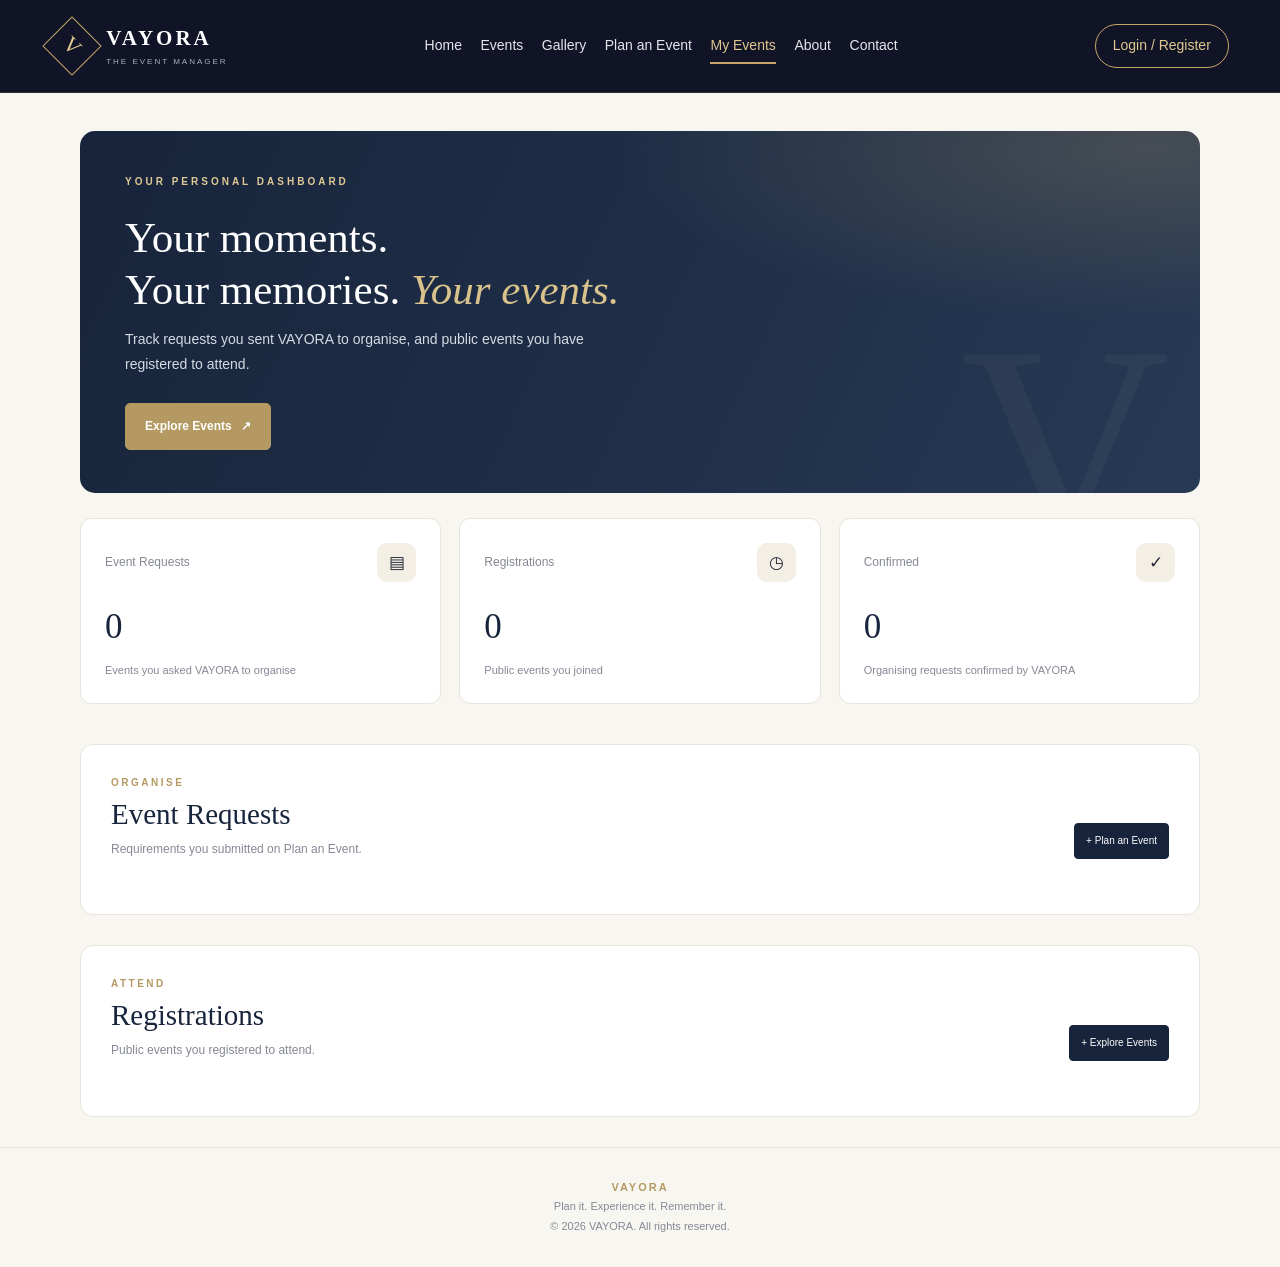
<file: my-events.html>
<!DOCTYPE html>
<html lang="en">
<head>
<meta charset="UTF-8">
<meta name="viewport" content="width=device-width, initial-scale=1.0">

<title>My Events | VAYORA</title>
<link rel="stylesheet" href="style.css">

<style>
/* =================================
   VAYORA PREMIUM MY EVENTS DASHBOARD
================================= */

:root {
    --navy: #17243b;
    --navy-light: #243653;
    --gold: #b49a62;
    --gold-light: #e9dfc8;
    --cream: #f8f6f1;
    --white: #ffffff;
    --text: #242b37;
    --muted: #858995;
    --border: #e9e5dc;
    --green: #28784b;
}

* {
    box-sizing: border-box;
}

body {
    margin: 0;
    font-family: "Segoe UI", Arial, sans-serif;
    color: var(--text);
    background: var(--cream);
}

a {
    text-decoration: none;
}

button,
input,
select {
    font: inherit;
}

/* NAVIGATION */

.vayora-nav {
    background: var(--white);
    border-bottom: 1px solid var(--border);
}

.nav-inner {
    width: min(1200px, 91%);
    margin: auto;
    min-height: 82px;
    display: flex;
    align-items: center;
    justify-content: space-between;
    gap: 25px;
}

.brand {
    font-family: Georgia, serif;
    font-size: 29px;
    font-weight: bold;
    letter-spacing: 4px;
    color: var(--navy);
}

.brand small {
    display: block;
    margin-top: 4px;
    font-family: Arial, sans-serif;
    font-size: 8px;
    font-weight: normal;
    letter-spacing: 3px;
    color: var(--gold);
    text-align: center;
}

.nav-links {
    display: flex;
    align-items: center;
    gap: 28px;
    list-style: none;
    padding: 0;
    margin: 0;
}

.nav-links a {
    color: #626775;
    font-size: 13px;
    transition: color .2s;
}

.nav-links a:hover,
.nav-links a.active {
    color: var(--gold);
}

.nav-links .nav-cta {
    padding: 12px 18px;
    color: white;
    background: var(--navy);
    border-radius: 5px;
}

.nav-links .nav-cta:hover {
    background: var(--gold);
    color: white;
}

/* PAGE CONTAINER */

.dashboard {
    width: min(1120px, 90%);
    margin: auto;
}

/* WELCOME BANNER */

.welcome {
    position: relative;
    overflow: hidden;
    margin-top: 38px;
    padding: 43px 45px;
    border-radius: 15px;
    color: white;
    background:
        radial-gradient(ellipse at 95% 5%,
        rgba(180,154,98,.23), transparent 35%),
        linear-gradient(115deg, #17243b, #273954);
}

.welcome::after {
    content: "V";
    position: absolute;
    right: 30px;
    bottom: -100px;
    font-family: Georgia, serif;
    font-size: 290px;
    line-height: 1;
    color: rgba(255,255,255,.035);
    pointer-events: none;
}

.eyebrow {
    color: #dfc995;
    text-transform: uppercase;
    letter-spacing: 3px;
    font-size: 10px;
    font-weight: bold;
}

.welcome h1 {
    position: relative;
    z-index: 1;
    margin: 16px 0 12px;
    font-family: Georgia, serif;
    font-size: clamp(31px, 4vw, 43px);
    font-weight: normal;
    line-height: 1.2;
}

.welcome h1 em {
    color: #d9c28c;
    font-weight: normal;
}

.welcome p {
    position: relative;
    z-index: 1;
    max-width: 510px;
    color: #d5dbe4;
    font-size: 14px;
    line-height: 1.8;
}

.welcome-bottom {
    position: relative;
    z-index: 1;
    margin-top: 25px;
}

.gold-button {
    display: inline-flex;
    align-items: center;
    justify-content: center;
    gap: 9px;
    padding: 13px 19px;
    border: 1px solid var(--gold);
    border-radius: 5px;
    background: var(--gold);
    color: white;
    font-size: 12px;
    font-weight: bold;
    transition: .25s;
}

.gold-button:hover {
    background: transparent;
    color: #e9d9b4;
}

/* STATISTICS */

.stats {
    display: grid;
    grid-template-columns: repeat(3, 1fr);
    gap: 18px;
    margin: 25px 0 40px;
}

.stat-card {
    padding: 24px;
    background: white;
    border: 1px solid var(--border);
    border-radius: 11px;
    transition: transform .25s, box-shadow .25s;
}

.stat-card:hover {
    transform: translateY(-3px);
    box-shadow: 0 12px 28px rgba(23,36,59,.06);
}

.stat-top {
    display: flex;
    justify-content: space-between;
    align-items: center;
}

.stat-label {
    color: var(--muted);
    font-size: 12px;
}

.stat-icon {
    width: 39px;
    height: 39px;
    display: grid;
    place-items: center;
    border-radius: 10px;
    background: #f3efe5;
    font-size: 17px;
}

.stat-number {
    margin-top: 17px;
    font-family: Georgia, serif;
    font-size: 35px;
    color: var(--navy);
}

.stat-note {
    margin-top: 7px;
    color: var(--muted);
    font-size: 11px;
}

/* BOOKINGS SECTION */

.bookings-section {
    padding: 30px;
    background: white;
    border: 1px solid var(--border);
    border-radius: 13px;
    margin-bottom: 30px;
}

.section-heading {
    display: flex;
    justify-content: space-between;
    align-items: flex-end;
    gap: 20px;
    margin-bottom: 25px;
}

.section-kicker {
    margin-bottom: 8px;
    color: var(--gold);
    font-size: 10px;
    font-weight: bold;
    letter-spacing: 2.5px;
    text-transform: uppercase;
}

.section-heading h2 {
    margin: 0;
    color: var(--navy);
    font-family: Georgia, serif;
    font-size: 29px;
    font-weight: normal;
}

.section-heading p {
    margin: 9px 0 0;
    color: var(--muted);
    font-size: 12px;
}

/* SEARCH */

.controls {
    display: flex;
    gap: 12px;
    margin-bottom: 25px;
}

.search-wrap {
    position: relative;
    flex: 1;
}

.search-wrap span {
    position: absolute;
    left: 15px;
    top: 50%;
    transform: translateY(-50%);
    color: var(--muted);
}

.controls input,
.controls select {
    width: 100%;
    min-height: 45px;
    padding: 12px 14px;
    border: 1px solid var(--border);
    border-radius: 6px;
    outline: none;
    background: #fdfcf9;
    color: var(--text);
    font-size: 12px;
}

.controls input {
    padding-left: 42px;
}

.controls input:focus,
.controls select:focus {
    border-color: var(--gold);
}

/* BOOKING CARD */

.booking-list {
    display: grid;
    gap: 16px;
}

.booking-card {
    display: grid;
    grid-template-columns: 83px minmax(0, 1fr) auto;
    gap: 23px;
    align-items: center;
    padding: 21px;
    border: 1px solid #eeeae2;
    border-radius: 9px;
    transition: .25s;
}

.booking-card:hover {
    border-color: #cbbb96;
    background: #fffefa;
}

.date-tile {
    align-self: stretch;
    min-height: 103px;
    display: flex;
    flex-direction: column;
    align-items: center;
    justify-content: center;
    border-radius: 7px;
    background: var(--navy);
    color: white;
}

.date-tile .month {
    color: #d9c28c;
    font-size: 10px;
    font-weight: bold;
    letter-spacing: 2px;
    text-transform: uppercase;
}

.date-tile .day {
    margin: 5px 0;
    font-family: Georgia, serif;
    font-size: 35px;
}

.date-tile .year {
    color: #d7dce5;
    font-size: 10px;
}

.booking-info {
    min-width: 0;
}

.booking-id {
    margin-bottom: 8px;
    color: var(--gold);
    font-size: 10px;
    font-weight: bold;
    letter-spacing: 1px;
}

.booking-info h3 {
    margin: 0 0 12px;
    color: var(--navy);
    font-family: Georgia, serif;
    font-size: 20px;
    font-weight: normal;
    overflow-wrap: anywhere;
}

.event-meta {
    display: flex;
    flex-wrap: wrap;
    gap: 9px 17px;
    color: var(--muted);
    font-size: 11px;
    line-height: 1.6;
}

/* STATUS AND ACTIONS */

.booking-actions {
    min-width: 125px;
    display: flex;
    flex-direction: column;
    align-items: flex-end;
    gap: 12px;
}

.status {
    display: inline-block;
    padding: 7px 10px;
    border-radius: 4px;
    font-size: 10px;
    font-weight: bold;
    letter-spacing: .3px;
}

.status.confirmed {
    color: #267349;
    background: #e9f5ec;
}

.status.pending {
    color: #946515;
    background: #fff3d8;
}

.status.cancelled {
    color: #ad3838;
    background: #fbeaea;
}

.status.completed,
.status.registered {
    color: #53617a;
    background: #edf0f5;
}

.status.discussion {
    color: #2d4f86;
    background: #e7eef8;
}

.action-row {
    display: flex;
    gap: 7px;
    flex-wrap: wrap;
    justify-content: flex-end;
}

.small-button {
    display: inline-block;
    padding: 9px 11px;
    border: 1px solid var(--navy);
    border-radius: 4px;
    background: var(--navy);
    color: white;
    font-size: 10px;
    cursor: pointer;
    transition: .2s;
}

.small-button:hover {
    border-color: var(--gold);
    background: var(--gold);
}

.small-button.cancel {
    border-color: #e8dada;
    background: white;
    color: #a33c3c;
}

.small-button.cancel:hover {
    border-color: #a33c3c;
    background: #a33c3c;
    color: white;
}

/* EMPTY STATE */

.empty-state {
    display: none;
    padding: 55px 15px;
    text-align: center;
}

.empty-icon {
    width: 62px;
    height: 62px;
    display: grid;
    place-items: center;
    margin: 0 auto 20px;
    border-radius: 50%;
    background: #f3efe5;
    font-size: 25px;
}

.empty-state h3 {
    margin: 0 0 10px;
    color: var(--navy);
    font-family: Georgia, serif;
    font-size: 23px;
    font-weight: normal;
}

.empty-state p {
    margin: 0 0 20px;
    color: var(--muted);
    font-size: 12px;
    line-height: 1.7;
}

/* FOOTER */

.footer {
    padding: 30px 15px;
    border-top: 1px solid var(--border);
    text-align: center;
    color: var(--muted);
    font-size: 11px;
    line-height: 1.8;
}

.footer strong {
    color: var(--gold);
    letter-spacing: 2px;
}

/* RESPONSIVE */

@media (max-width: 850px) {
    .nav-inner {
        padding: 18px 0;
        align-items: flex-start;
        flex-direction: column;
    }

    .nav-links {
        flex-wrap: wrap;
        gap: 15px 21px;
    }

    .booking-card {
        grid-template-columns: 72px minmax(0, 1fr);
        gap: 17px;
    }

    .booking-actions {
        grid-column: 2;
        align-items: flex-start;
    }

    .action-row {
        justify-content: flex-start;
    }
}

@media (max-width: 600px) {
    .dashboard {
        width: 92%;
    }

    .welcome {
        margin-top: 22px;
        padding: 30px 23px;
    }

    .welcome::after {
        right: -20px;
        font-size: 200px;
    }

    .stats {
        grid-template-columns: 1fr;
        gap: 12px;
        margin-bottom: 25px;
    }

    .stat-card {
        padding: 18px;
    }

    .stat-number {
        font-size: 29px;
        margin-top: 10px;
    }

    .bookings-section {
        padding: 19px 14px;
    }

    .section-heading {
        align-items: flex-start;
        flex-direction: column;
    }

    .section-heading h2 {
        font-size: 25px;
    }

    .controls {
        flex-direction: column;
    }

    .booking-card {
        padding: 13px;
        grid-template-columns: 61px minmax(0, 1fr);
        gap: 12px;
    }

    .date-tile {
        min-height: 85px;
    }

    .date-tile .day {
        font-size: 29px;
    }

    .booking-info h3 {
        font-size: 17px;
    }

    .booking-actions {
        grid-column: 1 / -1;
        flex-direction: row;
        flex-wrap: wrap;
        align-items: center;
        justify-content: space-between;
        min-width: 0;
    }

    .action-row {
        gap: 6px;
    }

    .small-button {
        padding: 9px;
    }
}
</style>
  <link rel="stylesheet" href="navbar.css">
</head>

<body>

<!-- NAVIGATION -->

<header class="site-header">
  <div class="navbar">
    <a href="index.html" class="logo" aria-label="VAYORA home">
      <span class="logo-mark">V</span>
      <span class="logo-text"><strong>VAYORA</strong><small>THE EVENT MANAGER</small></span>
    </a>
    <nav class="main-nav" aria-label="Main navigation">
      <a href="index.html">Home</a>
      <a href="events.html">Events</a>
      <a href="gallery.html">Gallery</a>
      <a href="booking.html">Plan an Event</a>
      <a href="my-events.html" class="active" aria-current="page">My Events</a>
      <a href="about.html">About</a>
      <a href="contact.html">Contact</a>
    </nav>
    <a href="login.html" class="nav-cta">Login / Register</a>
    <button class="mobile-nav-toggle" type="button" aria-label="Open navigation" aria-expanded="false">☰</button>
  </div>
</header>

<main class="dashboard">

    <!-- WELCOME BANNER -->

    <section class="welcome">
        <div class="eyebrow">YOUR PERSONAL DASHBOARD</div>

        <h1>Your moments.<br>
            Your memories. <em>Your events.</em>
        </h1>

        <p>
            Track requests you sent VAYORA to organise,
            and public events you have registered to attend.
        </p>

        <div class="welcome-bottom">
            <a href="events.html" class="gold-button">
                Explore Events <span>↗</span>
            </a>
        </div>
    </section>

    <!-- STATISTICS -->

    <section class="stats">

        <article class="stat-card">
            <div class="stat-top">
                <span class="stat-label">Event Requests</span>
                <span class="stat-icon">▤</span>
            </div>

            <div class="stat-number" id="totalRequests">0</div>
            <div class="stat-note">Events you asked VAYORA to organise</div>
        </article>

        <article class="stat-card">
            <div class="stat-top">
                <span class="stat-label">Registrations</span>
                <span class="stat-icon">◷</span>
            </div>

            <div class="stat-number" id="totalRegistrations">0</div>
            <div class="stat-note">Public events you joined</div>
        </article>

        <article class="stat-card">
            <div class="stat-top">
                <span class="stat-label">Confirmed</span>
                <span class="stat-icon">✓</span>
            </div>

            <div class="stat-number" id="confirmedRequests">0</div>
            <div class="stat-note">Organising requests confirmed by VAYORA</div>
        </article>

    </section>

    <!-- BOOKING MANAGEMENT -->

    <section class="bookings-section">
        <div class="section-heading">
            <div>
                <div class="section-kicker">ORGANISE</div>
                <h2>Event Requests</h2>
                <p>Requirements you submitted on Plan an Event.</p>
            </div>
            <a href="booking.html" class="small-button">+ Plan an Event</a>
        </div>
        <div class="booking-list" id="requestList"></div>
        <div class="empty-state" id="requestEmpty">
            <div class="empty-icon">✧</div>
            <h3>No event requests yet</h3>
            <p>Tell VAYORA what you want organised.</p>
            <a href="booking.html" class="gold-button">Plan an Event ↗</a>
        </div>
    </section>

    <section class="bookings-section">
        <div class="section-heading">
            <div>
                <div class="section-kicker">ATTEND</div>
                <h2>Registrations</h2>
                <p>Public events you registered to attend.</p>
            </div>
            <a href="events.html" class="small-button">+ Explore Events</a>
        </div>
        <div class="booking-list" id="registrationList"></div>
        <div class="empty-state" id="registrationEmpty">
            <div class="empty-icon">✧</div>
            <h3>No registrations yet</h3>
            <p>Explore public events and register to attend.</p>
            <a href="events.html" class="gold-button">Explore Events ↗</a>
        </div>
    </section>

</main>

<footer class="footer">
    <p><strong>VAYORA</strong></p>
    <p>Plan it. Experience it. Remember it.</p>
    <p>© 2026 VAYORA. All rights reserved.</p>
</footer>

<script src="vayora.js"></script>
<script>
var requestList = document.getElementById("requestList");
var registrationList = document.getElementById("registrationList");
var nextStatus = { pending: "discussion", discussion: "confirmed", confirmed: "confirmed" };

function textEl(tag, className, value) {
    var element = document.createElement(tag);
    element.className = className;
    element.textContent = value;
    return element;
}

function dateTile(dateString) {
    var date = Vayora.formatDate(dateString);
    var tile = document.createElement("div");
    tile.className = "date-tile";
    tile.append(
        textEl("div", "month", date.month),
        textEl("div", "day", date.day),
        textEl("div", "year", date.year)
    );
    return tile;
}

var session = Vayora.getSession();
var eyebrow = document.querySelector(".welcome .eyebrow");
var intro = document.querySelector(".welcome p");
if (session) {
    eyebrow.textContent = "WELCOME, " + session.name.toUpperCase();
} else {
    intro.textContent = "Log in to see event requests and the public events you have registered for.";
    var loginLink = document.createElement("a");
    loginLink.href = "login.html?next=" + encodeURIComponent("my-events.html");
    loginLink.className = "gold-button";
    loginLink.textContent = "Login";
    document.querySelector(".welcome-bottom").appendChild(loginLink);
}

function render() {
    var current = Vayora.getSession();
    var requests = current
        ? Vayora.getRequests().filter(function (item) {
            return String(item.accountEmail || item.email || "").toLowerCase() === current.email;
        })
        : [];
    var registrations = Vayora.getRegistrations();

    document.getElementById("totalRequests").textContent = requests.length;
    document.getElementById("totalRegistrations").textContent = registrations.length;
    document.getElementById("confirmedRequests").textContent =
        requests.filter(function (item) { return item.status === "confirmed"; }).length;

    requestList.replaceChildren();
    document.getElementById("requestEmpty").style.display = requests.length ? "none" : "block";
    requests.forEach(function (item) {
        var card = document.createElement("article");
        card.className = "booking-card";
        var info = document.createElement("div");
        info.className = "booking-info";
        info.append(
            textEl("div", "booking-id", "REQUEST · " + item.id),
            textEl("h3", "", item.eventType + " for " + item.name)
        );
        var meta = document.createElement("div");
        meta.className = "event-meta";
        meta.append(
            textEl("span", "", item.location),
            textEl("span", "", item.guests + " guests"),
            textEl("span", "", item.budget),
            textEl("span", "", (item.services || []).join(", "))
        );
        info.appendChild(meta);

        var actions = document.createElement("div");
        actions.className = "booking-actions";
        actions.appendChild(textEl("span", "status " + (item.status || "pending"), Vayora.statusLabel(item.status)));
        if (item.status !== "confirmed") {
            var advance = document.createElement("button");
            advance.type = "button";
            advance.className = "small-button";
            advance.textContent = "Mark " + Vayora.statusLabel(nextStatus[item.status] || "discussion");
            advance.addEventListener("click", function () {
                Vayora.updateRequestStatus(item.id, nextStatus[item.status] || "discussion");
                render();
            });
            actions.appendChild(advance);
        }
        card.append(dateTile(item.date), info, actions);
        requestList.appendChild(card);
    });

    registrationList.replaceChildren();
    document.getElementById("registrationEmpty").style.display = registrations.length ? "none" : "block";
    registrations.forEach(function (item) {
        var card = document.createElement("article");
        card.className = "booking-card";
        var info = document.createElement("div");
        info.className = "booking-info";
        info.append(
            textEl("div", "booking-id", "REGISTRATION · " + item.id),
            textEl("h3", "", item.eventName)
        );
        var meta = document.createElement("div");
        meta.className = "event-meta";
        meta.append(
            textEl("span", "", item.time),
            textEl("span", "", item.location),
            textEl("span", "", item.priceLabel || (item.fee === "Free" ? "FREE" : item.fee)),
            textEl("span", "", item.name)
        );
        info.appendChild(meta);
        var actions = document.createElement("div");
        actions.className = "booking-actions";
        actions.appendChild(textEl("span", "status registered", "Registered"));
        var view = document.createElement("a");
        view.href = "event-details.html?id=" + encodeURIComponent(item.eventId);
        view.className = "small-button";
        view.textContent = "Registration Details";
        actions.appendChild(view);
        card.append(dateTile(item.date), info, actions);
        registrationList.appendChild(card);
    });
}

render();
</script>

<script>
document.addEventListener("DOMContentLoaded", function () {
  const toggle = document.querySelector(".mobile-nav-toggle");
  const nav = document.querySelector(".site-header .main-nav");
  if (toggle && nav) {
    toggle.addEventListener("click", function () {
      const open = nav.classList.toggle("open");
      toggle.setAttribute("aria-expanded", String(open));
      toggle.setAttribute("aria-label", open ? "Close navigation" : "Open navigation");
      toggle.textContent = open ? "×" : "☰";
    });
  }
});
</script>
<script src="auth-nav.js"></script>
</body>
</html>
</file>
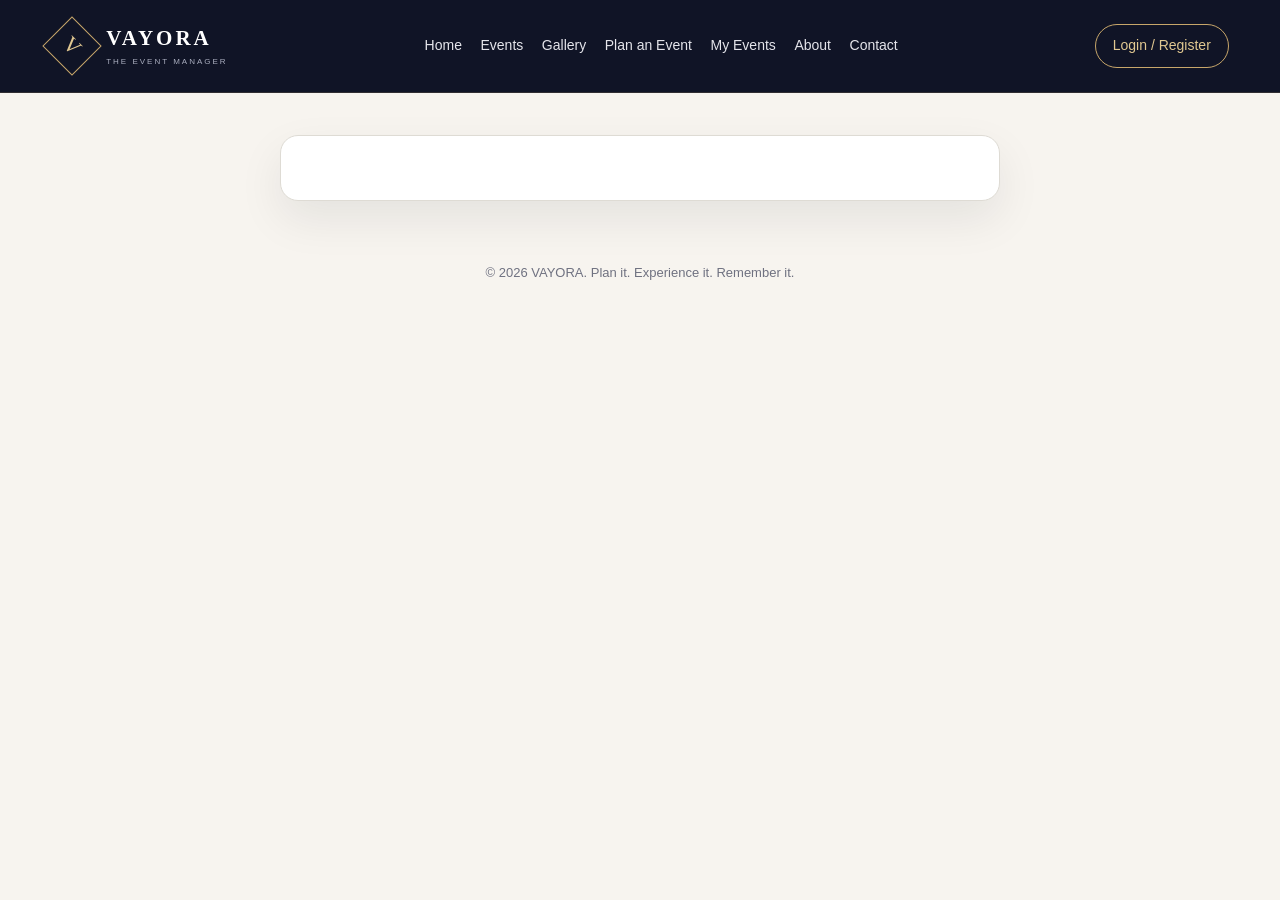
<file: profile.html>
<!DOCTYPE html>
<html lang="en">
<head>
  <meta charset="UTF-8">
  <meta name="viewport" content="width=device-width, initial-scale=1.0">
  <title>My Profile | VAYORA</title>
  <link rel="stylesheet" href="navbar.css">
  <style>
    :root {
      --navy: #101426;
      --cream: #f7f4ef;
      --white: #fff;
      --gold: #c7a66a;
      --text: #171a2b;
      --muted: #6f7180;
      --border: #dedbd4;
    }
    * { box-sizing: border-box; }
    body {
      margin: 0;
      font-family: "Segoe UI", Arial, sans-serif;
      background: var(--cream);
      color: var(--text);
    }
    main { width: min(720px, 92%); margin: 42px auto 64px; }
    .panel {
      background: var(--white);
      border: 1px solid var(--border);
      border-radius: 18px;
      padding: 32px;
      box-shadow: 0 18px 45px rgba(16, 20, 38, 0.08);
    }
    .eyebrow {
      color: var(--gold);
      letter-spacing: 2px;
      font-size: 12px;
      font-weight: 700;
    }
    h1 {
      margin: 8px 0 6px;
      font-family: Georgia, serif;
      font-weight: normal;
      color: var(--navy);
      font-size: 40px;
    }
    .lead { color: var(--muted); margin: 0 0 24px; line-height: 1.6; }
    .identity {
      display: flex;
      align-items: center;
      gap: 14px;
      margin-bottom: 22px;
    }
    .avatar {
      width: 58px;
      height: 58px;
      border-radius: 50%;
      display: grid;
      place-items: center;
      background: var(--navy);
      color: #e1c891;
      font: 700 24px Georgia, serif;
    }
    dl { margin: 0; display: grid; gap: 14px; }
    .row {
      display: grid;
      gap: 4px;
      padding-bottom: 14px;
      border-bottom: 1px solid var(--border);
    }
    dt { color: var(--muted); font-size: 12px; letter-spacing: 0.4px; text-transform: uppercase; }
    dd { margin: 0; font-size: 16px; }
    .actions { display: flex; flex-wrap: wrap; gap: 10px; margin-top: 22px; }
    a.button, button.button {
      border: 0;
      border-radius: 24px;
      padding: 12px 18px;
      background: var(--navy);
      color: #fff;
      font: inherit;
      font-weight: 700;
      cursor: pointer;
      text-decoration: none;
    }
    button.secondary, a.secondary {
      background: transparent;
      color: var(--navy);
      border: 1px solid var(--navy);
    }
    footer { text-align: center; color: var(--muted); font-size: 13px; padding-bottom: 36px; }
  </style>
</head>
<body>
  <header class="site-header">
    <div class="navbar">
      <a href="index.html" class="logo" aria-label="VAYORA home">
        <span class="logo-mark">V</span>
        <span class="logo-text"><strong>VAYORA</strong><small>THE EVENT MANAGER</small></span>
      </a>
      <nav class="main-nav" aria-label="Main navigation">
        <a href="index.html">Home</a>
        <a href="events.html">Events</a>
        <a href="gallery.html">Gallery</a>
        <a href="booking.html">Plan an Event</a>
        <a href="my-events.html">My Events</a>
        <a href="about.html">About</a>
        <a href="contact.html">Contact</a>
      </nav>
      <a href="login.html" class="nav-cta">Login / Register</a>
      <button class="mobile-nav-toggle" type="button" aria-label="Open navigation" aria-expanded="false">☰</button>
    </div>
  </header>

  <main>
    <section class="panel" id="profile"></section>
  </main>
  <footer>© 2026 VAYORA. Plan it. Experience it. Remember it.</footer>
  <script src="vayora.js"></script>
  <script src="auth-nav.js"></script>
  <script>
    var panel = document.getElementById("profile");
    var account = Vayora.getAccount();

    function row(label, value) {
      var wrap = document.createElement("div");
      wrap.className = "row";
      var term = document.createElement("dt");
      term.textContent = label;
      var detail = document.createElement("dd");
      detail.textContent = value;
      wrap.append(term, detail);
      return wrap;
    }

    if (!account) {
      panel.innerHTML = '<p class="eyebrow">ACCOUNT</p><h1>My Profile</h1><p class="lead">Log in to see your account information.</p><div class="actions"><a class="button" href="login.html?next=profile.html">Login</a></div>';
    } else {
      var created = account.createdAt
        ? new Date(account.createdAt).toLocaleDateString("en-IN", { day: "numeric", month: "long", year: "numeric" })
        : "Saved in this browser";
      var eyebrow = document.createElement("p");
      eyebrow.className = "eyebrow";
      eyebrow.textContent = "ACCOUNT";
      var title = document.createElement("h1");
      title.textContent = "My Profile";
      var lead = document.createElement("p");
      lead.className = "lead";
      lead.textContent = "This account is stored in this browser for the college demonstration.";
      var identity = document.createElement("div");
      identity.className = "identity";
      var avatar = document.createElement("div");
      avatar.className = "avatar";
      avatar.textContent = account.name.trim().charAt(0).toUpperCase();
      var who = document.createElement("div");
      var whoName = document.createElement("strong");
      whoName.textContent = account.name;
      var whoNote = document.createElement("div");
      whoNote.textContent = "VAYORA member";
      whoNote.style.color = "#6f7180";
      who.append(whoName, whoNote);
      identity.append(avatar, who);
      var list = document.createElement("dl");
      list.append(
        row("Full name", account.name),
        row("Email address", account.email),
        row("Phone number", account.phone || "Not provided"),
        row("Account created", created)
      );
      var actions = document.createElement("div");
      actions.className = "actions";
      var events = document.createElement("a");
      events.className = "button";
      events.href = "my-events.html";
      events.textContent = "My Events";
      var logout = document.createElement("button");
      logout.className = "button secondary";
      logout.type = "button";
      logout.textContent = "Logout";
      logout.addEventListener("click", function () {
        Vayora.logout();
        window.location.href = "index.html";
      });
      actions.append(events, logout);
      panel.append(eyebrow, title, lead, identity, list, actions);
    }

    document.querySelector(".mobile-nav-toggle").addEventListener("click", function () {
      var nav = document.querySelector(".main-nav");
      var open = nav.classList.toggle("open");
      this.setAttribute("aria-expanded", String(open));
      this.textContent = open ? "×" : "☰";
    });
  </script>
</body>
</html>
</file>
<file: style.css>
/* =========================================================
   VAYORA - THE EVENT MANAGER
   Common CSS for all website pages
   ========================================================= */


/* =========================================================
   1. GLOBAL SETTINGS
   ========================================================= */

* {
    margin: 0;
    padding: 0;
    box-sizing: border-box;
}

html {
    scroll-behavior: smooth;
}

body {
    font-family: "Segoe UI", Arial, sans-serif;
    background: #f7f4ef;
    color: #171a2b;
    line-height: 1.6;
}

a {
    text-decoration: none;
    color: inherit;
}

img {
    width: 100%;
    display: block;
}

button,
input,
textarea,
select {
    font: inherit;
}


/* =========================================================
   2. COLOR VARIABLES
   ========================================================= */

:root {
    --navy: #101426;
    --navy-light: #181d34;
    --cream: #f7f4ef;
    --white: #ffffff;
    --gold: #c7a66a;
    --gold-light: #e1c891;
    --lavender: #aaa8d8;
    --text: #171a2b;
    --muted: #6f7180;
    --border: #dedbd4;
    --shadow: 0 15px 40px rgba(16, 20, 38, 0.10);
}


/* =========================================================
   3. NAVIGATION BAR
   ========================================================= */

.site-header {
    width: 100%;
    background: var(--navy);
    color: var(--white);
    position: relative;
    z-index: 100;
}

.navbar {
    width: 90%;
    max-width: 1400px;
    margin: auto;

    min-height: 82px;

    display: flex;
    align-items: center;
    justify-content: space-between;

    gap: 30px;
}


/* VAYORA Logo */

.logo {
    display: flex;
    align-items: center;
    gap: 12px;
}

.logo-mark {
    width: 43px;
    height: 43px;

    display: flex;
    align-items: center;
    justify-content: center;

    border: 1px solid var(--gold);
    color: var(--gold);

    font-family: Georgia, serif;
    font-size: 22px;

    transform: rotate(45deg);
}

.logo-mark::first-letter {
    transform: rotate(-45deg);
}

.logo-text {
    display: flex;
    flex-direction: column;
    line-height: 1.1;
}

.logo-text strong {
    font-family: Georgia, serif;
    font-size: 21px;
    letter-spacing: 4px;
}

.logo-text small {
    color: #aaaebf;
    font-size: 8px;
    letter-spacing: 2px;
    margin-top: 5px;
}


/* Navigation */

.main-nav {
    display: flex;
    align-items: center;
    gap: 28px;
}

.main-nav a {
    color: #d8d9e1;
    font-size: 14px;
    position: relative;
    transition: 0.3s ease;
}

.main-nav a:hover,
.main-nav a.active {
    color: var(--gold-light);
}

.main-nav a::after {
    content: "";
    position: absolute;
    left: 0;
    bottom: -7px;

    width: 0;
    height: 1px;

    background: var(--gold);

    transition: width 0.3s ease;
}

.main-nav a:hover::after,
.main-nav a.active::after {
    width: 100%;
}


/* Navigation CTA */

.nav-cta {
    padding: 11px 20px;

    border: 1px solid var(--gold);

    color: var(--gold-light);

    font-size: 13px;
    border-radius: 30px;

    transition: 0.3s ease;
}

.nav-cta:hover {
    background: var(--gold);
    color: var(--navy);
}


/* =========================================================
   4. HERO SECTION
   ========================================================= */

.hero {
    min-height: 680px;

    background: var(--navy);

    color: var(--white);

    padding: 90px 5%;

    display: grid;
    grid-template-columns: 1.05fr 0.95fr;

    align-items: center;

    gap: 70px;
}


/* Hero Content */

.hero-content {
    max-width: 650px;
}

.eyebrow {
    color: var(--gold-light);

    font-size: 11px;
    font-weight: 600;

    letter-spacing: 3px;
    text-transform: uppercase;

    margin-bottom: 22px;
}

.hero h1 {
    font-family: Georgia, "Times New Roman", serif;

    font-size: clamp(48px, 6vw, 82px);

    line-height: 1.02;
    font-weight: 400;

    letter-spacing: -2px;

    margin-bottom: 28px;
}

.hero h1 span {
    display: block;
    color: var(--gold-light);
    font-style: italic;
}

.hero-description {
    max-width: 550px;

    color: #b9bbc7;

    font-size: 16px;

    line-height: 1.8;

    margin-bottom: 35px;
}


/* Hero Buttons */

.hero-buttons {
    display: flex;
    align-items: center;
    gap: 15px;

    margin-bottom: 55px;
}

.btn {
    display: inline-flex;
    align-items: center;
    justify-content: center;
    gap: 12px;

    padding: 14px 25px;

    border-radius: 30px;

    font-size: 13px;
    font-weight: 600;

    transition: all 0.3s ease;
}

.btn-primary {
    background: var(--gold);
    color: var(--navy);
}

.btn-primary:hover {
    background: var(--gold-light);
    transform: translateY(-3px);
    box-shadow: 0 10px 25px rgba(199, 166, 106, 0.25);
}

.btn-secondary {
    border: 1px solid #555a70;
    color: white;
}

.btn-secondary:hover {
    border-color: var(--gold);
    color: var(--gold-light);
    transform: translateY(-3px);
}

.btn-light {
    background: var(--cream);
    color: var(--navy);
}

.btn-light:hover {
    background: var(--gold-light);
    transform: translateY(-3px);
}


/* Hero Statistics */

.hero-stats {
    display: flex;
    gap: 45px;
}

.stat {
    display: flex;
    flex-direction: column;
}

.stat strong {
    color: var(--gold-light);

    font-family: Georgia, serif;

    font-size: 25px;
    font-weight: 400;
}

.stat span {
    color: #8f93a5;
    font-size: 11px;
    margin-top: 3px;
}


/* =========================================================
   5. HERO IMAGE
   ========================================================= */

.hero-visual {
    position: relative;
    max-width: 570px;
    margin-left: auto;
}

.hero-visual img {
    height: 530px;

    object-fit: cover;

    border-radius: 180px 180px 15px 15px;

    filter: brightness(0.8);

    box-shadow: 0 25px 60px rgba(0, 0, 0, 0.35);
}


/* Image border */

.hero-visual::before {
    content: "";

    position: absolute;

    width: 100%;
    height: 100%;

    border: 1px solid var(--gold);

    border-radius: 180px 180px 15px 15px;

    top: 15px;
    left: 15px;

    z-index: 0;
}

.hero-visual img {
    position: relative;
    z-index: 1;
}


/* Hero floating card */

.hero-card {
    position: absolute;

    z-index: 2;

    bottom: 35px;
    left: -45px;

    background: rgba(16, 20, 38, 0.95);

    border: 1px solid #3e4359;

    padding: 18px 22px;

    display: flex;
    align-items: center;
    gap: 15px;

    border-radius: 10px;

    box-shadow: var(--shadow);
}

.hero-card-icon {
    width: 38px;
    height: 38px;

    border-radius: 50%;

    display: flex;
    align-items: center;
    justify-content: center;

    border: 1px solid var(--gold);

    color: var(--gold);
}

.hero-card div {
    display: flex;
    flex-direction: column;
}

.hero-card small {
    color: #8f93a5;
    font-size: 8px;
    letter-spacing: 2px;
}

.hero-card strong {
    color: white;
    font-size: 14px;
}

.hero-card div span {
    color: #a5a8b5;
    font-size: 10px;
}


/* =========================================================
   6. GENERAL SECTION SETTINGS
   ========================================================= */

.section {
    width: 90%;
    max-width: 1250px;

    margin: auto;

    padding: 100px 0;
}

.section-heading {
    display: flex;
    justify-content: space-between;
    align-items: end;

    margin-bottom: 45px;
}

.section-heading.centered {
    display: block;
    text-align: center;

    max-width: 650px;
    margin-left: auto;
    margin-right: auto;
}

.section-heading h2,
.categories-section h2,
.why-section h2 {
    font-family: Georgia, "Times New Roman", serif;

    font-size: clamp(36px, 4vw, 52px);

    font-weight: 400;

    line-height: 1.1;

    color: var(--text);
}

.section-heading.centered > p:last-child {
    color: var(--muted);
    margin-top: 15px;
}


/* View all link */

.view-link {
    color: var(--text);

    font-size: 13px;
    font-weight: 600;

    border-bottom: 1px solid var(--gold);

    padding-bottom: 5px;

    transition: 0.3s ease;
}

.view-link:hover {
    color: var(--gold);
}


/* =========================================================
   7. UPCOMING EVENTS
   ========================================================= */

.upcoming-section {
    padding-bottom: 110px;
}

.event-grid {
    display: grid;

    grid-template-columns: repeat(3, 1fr);

    gap: 25px;
}


/* Event Card */

.event-card {
    background: white;

    border: 1px solid var(--border);

    border-radius: 14px;

    overflow: hidden;

    box-shadow: 0 5px 20px rgba(0, 0, 0, 0.04);

    transition: 0.4s ease;
}

.event-card:hover {
    transform: translateY(-8px);

    box-shadow: var(--shadow);
}


/* Event image */

.event-image {
    position: relative;
    height: 280px;
    overflow: hidden;
}

.event-image img {
    height: 100%;
    object-fit: cover;

    transition: transform 0.6s ease;
}

.event-card:hover .event-image img {
    transform: scale(1.06);
}


/* Event category */

.event-category {
    position: absolute;

    top: 18px;
    left: 18px;

    background: rgba(16, 20, 38, 0.85);

    color: var(--gold-light);

    font-size: 9px;

    letter-spacing: 2px;

    padding: 7px 11px;

    border-radius: 20px;
}


/* Event date */

.event-date {
    position: absolute;

    bottom: 15px;
    right: 15px;

    width: 58px;
    height: 65px;

    background: var(--cream);

    display: flex;
    flex-direction: column;
    align-items: center;
    justify-content: center;

    border-radius: 8px;

    color: var(--navy);

    box-shadow: 0 5px 15px rgba(0, 0, 0, 0.15);
}

.event-date strong {
    font-family: Georgia, serif;
    font-size: 22px;
    line-height: 1;
}

.event-date span {
    font-size: 9px;
    letter-spacing: 2px;
    margin-top: 4px;
}


/* Event content */

.event-content {
    padding: 24px;
}

.event-content h3 {
    font-family: Georgia, serif;

    font-size: 22px;
    font-weight: 400;

    margin-bottom: 15px;
}

.event-content p {
    color: var(--muted);
    font-size: 12px;
    margin: 5px 0;
}

.card-link {
    display: inline-block;

    margin-top: 18px;

    color: var(--navy);

    font-size: 12px;
    font-weight: 600;

    border-bottom: 1px solid var(--gold);

    padding-bottom: 4px;

    transition: 0.3s ease;
}

.card-link:hover {
    color: #a68143;
}


/* =========================================================
   8. CATEGORY SECTION
   ========================================================= */

.categories-section {
    background: var(--navy);

    max-width: none;

    width: 100%;

    padding-left: 5%;
    padding-right: 5%;

    color: white;
}

.categories-section .section-heading h2 {
    color: white;
}

.categories-section .section-heading.centered > p:last-child {
    color: #aeb1c0;
}


.category-grid {
    max-width: 1250px;
    margin: 50px auto 0;

    display: grid;

    grid-template-columns: repeat(3, 1fr);

    gap: 15px;
}


.category-card {
    position: relative;

    padding: 32px;

    min-height: 200px;

    border: 1px solid #30364e;

    border-radius: 12px;

    background: #151a2e;

    transition: 0.35s ease;
}

.category-card:hover {
    background: #1d233b;

    border-color: var(--gold);

    transform: translateY(-5px);
}

.category-icon {
    font-size: 27px;

    display: block;

    margin-bottom: 25px;
}

.category-card h3 {
    font-family: Georgia, serif;

    font-size: 22px;

    font-weight: 400;

    margin-bottom: 8px;
}

.category-card p {
    color: #969aaa;

    font-size: 12px;

    max-width: 220px;
}

.category-arrow {
    position: absolute;

    right: 25px;
    bottom: 25px;

    color: var(--gold);

    font-size: 20px;

    transition: 0.3s ease;
}

.category-card:hover .category-arrow {
    transform: translateX(6px);
}


/* =========================================================
   9. WHY CHOOSE VAYORA
   ========================================================= */

.why-section {
    display: grid;

    grid-template-columns: 0.8fr 1.2fr;

    gap: 100px;

    align-items: center;
}

.why-content h2 span {
    display: block;

    color: #9b98c9;

    font-style: italic;
}

.why-content > p:not(.eyebrow) {
    color: var(--muted);

    font-size: 14px;

    margin: 25px 0;

    max-width: 450px;
}

.text-button {
    display: inline-block;

    color: var(--navy);

    font-size: 13px;
    font-weight: 600;

    border-bottom: 1px solid var(--gold);

    padding-bottom: 5px;
}

.features-grid {
    display: grid;

    grid-template-columns: repeat(2, 1fr);

    gap: 20px;
}

.feature {
    padding: 30px;

    border: 1px solid var(--border);

    background: white;

    border-radius: 12px;

    transition: 0.3s ease;
}

.feature:hover {
    transform: translateY(-5px);
    box-shadow: var(--shadow);
}

.feature > span {
    color: var(--gold);

    font-family: Georgia, serif;

    font-size: 13px;
}

.feature h3 {
    font-family: Georgia, serif;

    font-size: 21px;

    font-weight: 400;

    margin: 18px 0 8px;
}

.feature p {
    color: var(--muted);

    font-size: 12px;
}


/* =========================================================
   10. CALL TO ACTION
   ========================================================= */

.cta-section {
    width: 90%;
    max-width: 1250px;

    margin: 0 auto 100px;

    padding: 80px;

    border-radius: 18px;

    background:
        linear-gradient(
            120deg,
            #151a2e,
            #202440
        );

    color: white;

    position: relative;

    overflow: hidden;
}

.cta-section::after {
    content: "";

    position: absolute;

    width: 350px;
    height: 350px;

    border: 1px solid rgba(199, 166, 106, 0.25);

    border-radius: 50%;

    right: -100px;
    top: -150px;
}

.cta-content {
    position: relative;
    z-index: 2;

    max-width: 700px;
}

.cta-content h2 {
    font-family: Georgia, serif;

    font-size: clamp(38px, 5vw, 60px);

    font-weight: 400;

    line-height: 1.1;

    margin-bottom: 20px;
}

.cta-content h2 span {
    color: var(--gold-light);
    font-style: italic;
}

.cta-content > p:not(.eyebrow) {
    color: #afb2c1;

    font-size: 14px;

    max-width: 550px;

    margin-bottom: 30px;
}


/* =========================================================
   11. FOOTER
   ========================================================= */

.site-footer {
    background: #0b0e1b;

    color: white;

    padding: 65px 5% 25px;
}

.footer-main {
    max-width: 1250px;

    margin: auto;

    display: grid;

    grid-template-columns: 2fr 1fr 1fr 1.3fr;

    gap: 50px;

    padding-bottom: 50px;
}

.footer-brand p {
    color: #888c9c;

    font-size: 12px;

    margin-top: 18px;
}

.footer-logo {
    display: inline-flex;
}

.footer-column {
    display: flex;

    flex-direction: column;

    gap: 10px;
}

.footer-column h3 {
    color: var(--gold-light);

    font-size: 12px;

    letter-spacing: 1px;

    margin-bottom: 8px;
}

.footer-column a,
.footer-column p {
    color: #858997;

    font-size: 12px;

    transition: 0.3s ease;
}

.footer-column a:hover {
    color: white;
}

.footer-bottom {
    max-width: 1250px;

    margin: auto;

    padding-top: 25px;

    border-top: 1px solid #24283a;

    display: flex;

    justify-content: space-between;

    align-items: center;
}

.copyright {
    color: #686c7b;

    font-size: 10px;
}

.social-links {
    display: flex;

    gap: 20px;
}

.social-links a {
    color: #777b8b;

    font-size: 10px;

    transition: 0.3s ease;
}

.social-links a:hover {
    color: var(--gold-light);
}


/* =========================================================
   12. RESPONSIVE DESIGN
   ========================================================= */


/* Tablets */

@media (max-width: 1000px) {

    .main-nav {
        gap: 15px;
    }

    .main-nav a {
        font-size: 12px;
    }

    .nav-cta {
        display: none;
    }

    .hero {
        grid-template-columns: 1fr;

        padding-top: 70px;
        padding-bottom: 80px;
    }

    .hero-content {
        max-width: 750px;
    }

    .hero-visual {
        width: 80%;
        margin: auto;
    }

    .event-grid {
        grid-template-columns: repeat(2, 1fr);
    }

    .category-grid {
        grid-template-columns: repeat(2, 1fr);
    }

    .why-section {
        grid-template-columns: 1fr;
        gap: 50px;
    }

    .footer-main {
        grid-template-columns: repeat(2, 1fr);
    }
}


/* Mobile */

@media (max-width: 700px) {

    .navbar {
        min-height: auto;

        padding: 20px 0;

        flex-wrap: wrap;
    }

    .main-nav {
        order: 3;

        width: 100%;

        justify-content: center;

        flex-wrap: wrap;

        gap: 15px;
    }

    .logo-text strong {
        font-size: 18px;
    }

    .hero {
        padding: 60px 7%;
    }

    .hero h1 {
        font-size: 48px;
    }

    .hero-description {
        font-size: 14px;
    }

    .hero-buttons {
        flex-direction: column;
        align-items: flex-start;
    }

    .hero-stats {
        gap: 25px;
        flex-wrap: wrap;
    }

    .hero-visual {
        width: 90%;
    }

    .hero-visual img {
        height: 400px;
    }

    .hero-card {
        left: -15px;
        bottom: 20px;
    }

    .section {
        width: 86%;
        padding: 75px 0;
    }

    .section-heading {
        display: block;
    }

    .view-link {
        display: inline-block;
        margin-top: 18px;
    }

    .event-grid {
        grid-template-columns: 1fr;
    }

    .category-grid {
        grid-template-columns: 1fr;
    }

    .features-grid {
        grid-template-columns: 1fr;
    }

    .cta-section {
        width: 86%;
        padding: 55px 30px;
    }

    .footer-main {
        grid-template-columns: 1fr;

        gap: 35px;
    }

    .footer-bottom {
        flex-direction: column;

        align-items: flex-start;

        gap: 15px;
    }
}


/* Small phones */

@media (max-width: 450px) {

    .main-nav a {
        font-size: 11px;
    }

    .hero h1 {
        font-size: 40px;
    }

    .hero-stats {
        flex-direction: column;
        gap: 15px;
    }

    .hero-card {
        transform: scale(0.9);
        transform-origin: left bottom;
    }

}
``
/* =========================================================
   VAYORA EVENTS PAGE
   ========================================================= */

/* ---------- Events Hero ---------- */

.events-hero {
    min-height: 620px;
    display: flex;
    align-items: center;
    padding: 120px 7% 90px;
    background:
        radial-gradient(circle at 85% 20%, rgba(199, 166, 106, 0.12), transparent 30%),
        radial-gradient(circle at 10% 80%, rgba(170, 168, 216, 0.10), transparent 28%),
        var(--navy);
    color: var(--white);
}

.events-hero-content {
    max-width: 1100px;
    margin: auto;
    width: 100%;
    text-align: center;
}

.events-hero h1 {
    font-family: "Playfair Display", serif;
    font-size: clamp(3rem, 7vw, 6rem);
    line-height: 1;
    margin: 20px 0;
    letter-spacing: -2px;
}

.events-hero h1 span {
    color: var(--gold);
}

.events-hero p {
    max-width: 680px;
    margin: 0 auto 38px;
    color: rgba(255,255,255,0.72);
    font-size: 1.1rem;
    line-height: 1.7;
}


/* ---------- Search ---------- */

.event-search {
    max-width: 760px;
    margin: auto;
    background: rgba(255,255,255,0.10);
    border: 1px solid rgba(255,255,255,0.18);
    border-radius: 18px;
    padding: 8px;
    display: flex;
    align-items: center;
    backdrop-filter: blur(15px);
}

.search-icon {
    font-size: 1.6rem;
    margin: 0 14px;
    color: var(--gold-light);
}

.event-search input {
    flex: 1;
    border: 0;
    outline: none;
    background: transparent;
    color: white;
    font-size: 1rem;
    padding: 16px 5px;
}

.event-search input::placeholder {
    color: rgba(255,255,255,0.55);
}

.event-search button {
    border: none;
    background: var(--gold);
    color: var(--navy);
    padding: 15px 26px;
    border-radius: 12px;
    font-weight: 700;
    cursor: pointer;
    transition: 0.3s ease;
}

.event-search button:hover {
    transform: translateY(-2px);
    background: var(--gold-light);
}


/* ---------- Quick Categories ---------- */

.quick-categories {
    display: flex;
    flex-wrap: wrap;
    justify-content: center;
    gap: 10px;
    margin-top: 28px;
}

.quick-filter {
    background: rgba(255,255,255,0.07);
    color: rgba(255,255,255,0.78);
    border: 1px solid rgba(255,255,255,0.13);
    border-radius: 50px;
    padding: 10px 15px;
    cursor: pointer;
    transition: 0.3s ease;
}

.quick-filter:hover,
.quick-filter.active {
    background: rgba(199,166,106,0.16);
    border-color: var(--gold);
    color: white;
}


/* ---------- Explorer ---------- */

.event-explorer {
    background: var(--cream);
}

.section-heading-row {
    display: flex;
    justify-content: space-between;
    align-items: flex-end;
    gap: 30px;
    margin-bottom: 35px;
}

.section-heading-row h2 {
    font-family: "Playfair Display", serif;
    font-size: clamp(2rem, 4vw, 3.2rem);
    margin: 8px 0 10px;
    color: var(--text);
}

.section-heading-row p {
    color: var(--muted);
}

.event-result-count {
    min-width: 130px;
    padding: 18px 22px;
    background: white;
    border: 1px solid var(--border);
    border-radius: 16px;
    text-align: center;
}

.event-result-count strong {
    display: block;
    color: var(--navy);
    font-size: 1.7rem;
}

.event-result-count span {
    color: var(--muted);
    font-size: 0.8rem;
}


/* ---------- Filters ---------- */

.filter-panel {
    display: grid;
    grid-template-columns: repeat(4, 1fr) auto;
    gap: 14px;
    padding: 20px;
    background: white;
    border: 1px solid var(--border);
    border-radius: 20px;
    box-shadow: var(--shadow);
    margin-bottom: 22px;
}

.filter-group label {
    display: block;
    margin-bottom: 8px;
    font-size: 0.78rem;
    font-weight: 700;
    color: var(--muted);
    text-transform: uppercase;
    letter-spacing: 0.08em;
}

.filter-group select {
    width: 100%;
    border: 1px solid var(--border);
    background: var(--cream);
    padding: 13px 14px;
    border-radius: 10px;
    color: var(--text);
    outline: none;
    cursor: pointer;
}

.filter-group select:focus {
    border-color: var(--gold);
}

.clear-filter {
    align-self: end;
    border: 0;
    background: transparent;
    color: var(--navy);
    font-weight: 700;
    cursor: pointer;
    padding: 13px 10px;
}


/* ---------- Date Tabs ---------- */

.date-tabs {
    display: flex;
    gap: 10px;
    overflow-x: auto;
    padding-bottom: 10px;
    margin-bottom: 30px;
}

.date-tab {
    white-space: nowrap;
    padding: 11px 20px;
    border-radius: 50px;
    border: 1px solid var(--border);
    background: white;
    color: var(--muted);
    cursor: pointer;
    transition: 0.3s ease;
}

.date-tab:hover,
.date-tab.active {
    background: var(--navy);
    color: white;
    border-color: var(--navy);
}


/* ---------- Events Grid ---------- */

.events-grid {
    display: grid;
    grid-template-columns: repeat(3, 1fr);
    gap: 24px;
}


/* ---------- Event Card ---------- */

.event-card {
    background: white;
    border: 1px solid var(--border);
    border-radius: 22px;
    overflow: hidden;
    box-shadow: 0 10px 35px rgba(16,20,38,0.07);
    transition: 0.35s ease;
}

.event-card:hover {
    transform: translateY(-7px);
    box-shadow: 0 22px 50px rgba(16,20,38,0.14);
}

.event-image-wrap {
    height: 245px;
    position: relative;
    overflow: hidden;
}

.event-image-wrap img {
    width: 100%;
    height: 100%;
    object-fit: cover;
    transition: 0.5s ease;
}

.event-card:hover .event-image-wrap img {
    transform: scale(1.05);
}

.event-category {
    position: absolute;
    top: 15px;
    left: 15px;
    background: rgba(16,20,38,0.88);
    color: white;
    padding: 7px 11px;
    border-radius: 50px;
    font-size: 0.68rem;
    font-weight: 700;
    letter-spacing: 0.08em;
}

.availability-badge {
    position: absolute;
    bottom: 15px;
    left: 15px;
    background: rgba(255,255,255,0.94);
    color: var(--text);
    padding: 7px 11px;
    border-radius: 50px;
    font-size: 0.7rem;
    font-weight: 700;
    display: flex;
    align-items: center;
    gap: 7px;
}

.status-dot {
    width: 7px;
    height: 7px;
    background: #39a96b;
    border-radius: 50%;
}

.event-card-content {
    padding: 22px;
}

.event-date-row {
    display: flex;
    gap: 14px;
    align-items: center;
}

.date-box {
    flex-shrink: 0;
    width: 54px;
    height: 60px;
    border: 1px solid var(--border);
    border-radius: 12px;
    display: flex;
    flex-direction: column;
    align-items: center;
    justify-content: center;
}

.date-box strong {
    color: var(--navy);
    font-size: 1.3rem;
}

.date-box span {
    color: var(--gold);
    font-size: 0.65rem;
    font-weight: 800;
}

.event-date-row h3 {
    font-family: "Playfair Display", serif;
    font-size: 1.35rem;
    margin: 0 0 4px;
}

.event-date-row p {
    margin: 0;
    color: var(--muted);
    font-size: 0.82rem;
}

.event-meta {
    display: flex;
    flex-direction: column;
    gap: 7px;
    margin: 20px 0;
    color: var(--muted);
    font-size: 0.82rem;
}

.event-price-row {
    display: flex;
    justify-content: space-between;
    align-items: flex-end;
    padding-top: 16px;
    border-top: 1px solid var(--border);
}

.event-price-row small {
    display: block;
    color: var(--muted);
    font-size: 0.7rem;
}

.event-price-row strong {
    color: var(--navy);
    font-size: 1.3rem;
}

.days-left {
    text-align: right;
    color: var(--gold);
    font-size: 0.72rem;
    font-weight: 700;
}

.countdown {
    display: block;
    max-width: 115px;
    line-height: 1.4;
}

.deadline {
    margin-top: 12px;
    padding: 10px 12px;
    border-radius: 10px;
    background: #f8f6f1;
    color: var(--muted);
    font-size: 0.75rem;
}

.deadline strong {
    color: var(--text);
}

.event-actions {
    display: grid;
    grid-template-columns: 1fr 1.2fr;
    gap: 9px;
    margin-top: 16px;
}

.btn-outline,
.btn-primary,
.btn-secondary {
    border-radius: 10px;
    padding: 12px 14px;
    font-weight: 700;
    cursor: pointer;
    text-align: center;
    text-decoration: none;
    transition: 0.3s ease;
}

.btn-outline {
    border: 1px solid var(--navy);
    background: white;
    color: var(--navy);
}

.btn-outline:hover {
    background: var(--navy);
    color: white;
}

.btn-primary {
    border: 1px solid var(--navy);
    background: var(--navy);
    color: white;
}

.btn-primary:hover {
    transform: translateY(-2px);
    background: #202640;
}

.btn-secondary {
    border: 1px solid var(--border);
    background: var(--cream);
    color: var(--text);
}

.btn-secondary:hover {
    border-color: var(--gold);
}


/* ---------- No Results ---------- */

.no-results {
    display: none;
    text-align: center;
    padding: 80px 20px;
}

.no-results.show {
    display: block;
}

.no-results-icon {
    font-size: 3rem;
    color: var(--gold);
}

.no-results h3 {
    font-family: "Playfair Display", serif;
    font-size: 2rem;
}


/* ---------- Plans ---------- */

.plans-section {
    background: white;
}

.plans-grid {
    display: grid;
    gap: 16px;
}

.plan-preview-card {
    display: grid;
    grid-template-columns: 70px 1fr auto;
    gap: 20px;
    align-items: center;
    padding: 22px;
    border: 1px solid var(--border);
    border-radius: 20px;
    background: var(--cream);
}

.plan-icon {
    width: 60px;
    height: 60px;
    border-radius: 16px;
    background: var(--navy);
    color: white;
    display: grid;
    place-items: center;
    font-size: 1.5rem;
}

.plan-label {
    color: var(--gold);
    font-size: 0.68rem;
    font-weight: 800;
    letter-spacing: 0.1em;
}

.plan-info h3 {
    margin: 5px 0;
    font-family: "Playfair Display", serif;
}

.plan-info p {
    margin: 0;
    color: var(--muted);
    font-size: 0.85rem;
}

.mini-progress {
    max-width: 420px;
    margin-top: 14px;
}

.progress-top {
    display: flex;
    justify-content: space-between;
    margin-bottom: 7px;
    font-size: 0.75rem;
}

.progress-track {
    width: 100%;
    height: 7px;
    background: #e4e1da;
    border-radius: 50px;
    overflow: hidden;
}

.progress-fill {
    height: 100%;
    background: var(--gold);
    border-radius: inherit;
    transition: width 0.4s ease;
}

.next-deadline {
    display: inline-block;
    margin-top: 10px;
    font-size: 0.75rem;
    color: #8a6534;
}


/* ---------- Planner Banner ---------- */

.planner-banner {
    margin-top: 0;
    background:
        radial-gradient(circle at 90% 10%, rgba(199,166,106,0.20), transparent 25%),
        var(--navy);
    color: white;
    border-radius: 0;
    text-align: center;
}

.planner-banner-content {
    max-width: 800px;
    margin: auto;
}

.planner-banner h2 {
    font-family: "Playfair Display", serif;
    font-size: clamp(2rem, 4vw, 3.6rem);
    margin: 15px 0;
}

.planner-banner h2 span {
    color: var(--gold-light);
}

.planner-banner p {
    color: rgba(255,255,255,0.68);
    line-height: 1.7;
}

.planner-features {
    display: flex;
    justify-content: center;
    flex-wrap: wrap;
    gap: 15px;
    margin-top: 25px;
}

.planner-features span {
    padding: 9px 14px;
    border: 1px solid rgba(255,255,255,0.15);
    border-radius: 50px;
    font-size: 0.8rem;
}


/* =========================================================
   MODALS
   ========================================================= */

.modal-overlay {
    position: fixed;
    inset: 0;
    z-index: 9999;
    background: rgba(7,9,18,0.78);
    backdrop-filter: blur(8px);
    display: none;
    align-items: center;
    justify-content: center;
    padding: 20px;
}

.modal-overlay.active {
    display: flex;
}

.event-modal {
    position: relative;
    width: min(950px, 100%);
    max-height: 92vh;
    overflow-y: auto;
    background: var(--cream);
    border-radius: 25px;
    box-shadow: 0 30px 100px rgba(0,0,0,0.35);
}

.modal-close {
    position: absolute;
    z-index: 5;
    top: 16px;
    right: 16px;
    width: 40px;
    height: 40px;
    border: 0;
    border-radius: 50%;
    background: rgba(16,20,38,0.8);
    color: white;
    font-size: 1.5rem;
    cursor: pointer;
}

.modal-image {
    height: 320px;
    position: relative;
}

.modal-image img {
    width: 100%;
    height: 100%;
    object-fit: cover;
}

.modal-content {
    padding: 35px;
}

.modal-content h2 {
    font-family: "Playfair Display", serif;
    font-size: clamp(2rem, 4vw, 3.2rem);
    margin: 8px 0 12px;
}

.modal-description {
    max-width: 750px;
    color: var(--muted);
    line-height: 1.7;
}

.detail-info-grid {
    display: grid;
    grid-template-columns: repeat(3, 1fr);
    gap: 12px;
    margin: 28px 0;
}

.detail-info-grid > div {
    padding: 16px;
    background: white;
    border: 1px solid var(--border);
    border-radius: 13px;
}

.detail-info-grid span,
.planner-event-summary span {
    display: block;
    color: var(--muted);
    font-size: 0.65rem;
    font-weight: 800;
    letter-spacing: 0.08em;
    margin-bottom: 6px;
}

.detail-info-grid strong {
    font-size: 0.9rem;
}

.modal-countdown {
    padding: 20px;
    background: var(--navy);
    color: white;
    border-radius: 16px;
    text-align: center;
    margin-bottom: 30px;
}

.modal-countdown span {
    display: block;
    color: var(--gold-light);
    font-size: 0.7rem;
    letter-spacing: 0.1em;
}

.modal-countdown strong {
    display: block;
    margin-top: 6px;
    font-size: 1.4rem;
}

.modal-section {
    margin-top: 28px;
}

.modal-section h3 {
    font-family: "Playfair Display", serif;
    font-size: 1.35rem;
    margin-bottom: 14px;
}

.highlight-list,
.before-go-list {
    display: flex;
    flex-wrap: wrap;
    gap: 9px;
}

.highlight-list span,
.before-go-list span {
    padding: 9px 12px;
    background: white;
    border: 1px solid var(--border);
    border-radius: 50px;
    font-size: 0.78rem;
}

.before-go-list span {
    color: #376b50;
}

.rules-list {
    color: var(--muted);
    line-height: 1.8;
    padding-left: 20px;
}

.modal-contact {
    margin-top: 28px;
    padding: 18px;
    background: #eeeae2;
    border-radius: 14px;
    display: flex;
    flex-wrap: wrap;
    gap: 20px;
    color: var(--muted);
    font-size: 0.8rem;
}

.modal-contact strong {
    color: var(--text);
}

.modal-actions {
    display: flex;
    flex-wrap: wrap;
    gap: 10px;
    margin-top: 28px;
}


/* =========================================================
   PLANNER MODAL
   ========================================================= */

.planner-modal {
    width: min(1050px, 100%);
}

.planner-header {
    padding: 35px;
    background: var(--navy);
    color: white;
    display: flex;
    justify-content: space-between;
    align-items: center;
    gap: 25px;
}

.planner-header h2 {
    font-family: "Playfair Display", serif;
    font-size: 2.3rem;
    margin: 7px 0;
}

.planner-header p {
    color: rgba(255,255,255,0.65);
}

.planner-progress-circle {
    width: 90px;
    height: 90px;
    border-radius: 50%;
    border: 2px solid var(--gold);
    display: flex;
    flex-direction: column;
    justify-content: center;
    align-items: center;
    flex-shrink: 0;
}

.planner-progress-circle strong {
    font-size: 1.3rem;
}

.planner-progress-circle span {
    font-size: 0.65rem;
    color: var(--gold-light);
}

.planner-event-summary {
    display: grid;
    grid-template-columns: 1.5fr 1fr 1fr;
    gap: 12px;
    padding: 25px 35px;
    background: white;
    border-bottom: 1px solid var(--border);
}

.planner-section {
    padding: 30px 35px;
    border-bottom: 1px solid var(--border);
}

.planner-section-heading {
    margin-bottom: 22px;
}

.planner-section-heading > div,
.location-section {
    display: flex;
    gap: 15px;
}

.section-number {
    color: var(--gold);
    font-weight: 800;
    font-size: 0.75rem;
}

.planner-section h3 {
    font-family: "Playfair Display", serif;
    margin: 0 0 4px;
    font-size: 1.3rem;
}

.planner-section-heading p,
.location-section p {
    margin: 0;
    color: var(--muted);
    font-size: 0.8rem;
}


/* ---------- Timeline ---------- */

.event-timeline {
    margin-left: 10px;
    border-left: 2px solid #ddd8cf;
    padding-left: 28px;
}

.timeline-item {
    position: relative;
    padding-bottom: 24px;
}

.timeline-item:last-child {
    padding-bottom: 0;
}

.timeline-dot {
    position: absolute;
    left: -36px;
    top: 2px;
    width: 14px;
    height: 14px;
    background: white;
    border: 3px solid var(--gold);
    border-radius: 50%;
}

.timeline-item.completed .timeline-dot {
    background: var(--gold);
}

.timeline-item strong {
    font-size: 0.78rem;
    letter-spacing: 0.04em;
}

.timeline-item p {
    margin: 4px 0 0;
    color: var(--muted);
    font-size: 0.78rem;
}

.timeline-item.event-day strong {
    color: var(--gold);
}


/* ---------- Planner Forms ---------- */

.planner-form-grid {
    display: grid;
    grid-template-columns: repeat(2, 1fr);
    gap: 15px;
}

.form-field label,
.budget-field label {
    display: block;
    font-size: 0.75rem;
    font-weight: 700;
    margin-bottom: 7px;
}

.form-field input,
.form-field select,
.budget-field input {
    width: 100%;
    border: 1px solid var(--border);
    background: white;
    padding: 13px;
    border-radius: 10px;
    outline: none;
    color: var(--text);
    box-sizing: border-box;
}

.form-field input:focus,
.form-field select:focus,
.budget-field input:focus {
    border-color: var(--gold);
}


/* ---------- Checklist ---------- */

.checklist {
    display: grid;
    grid-template-columns: repeat(2, 1fr);
    gap: 10px;
}

.check-item {
    display: flex;
    align-items: center;
    gap: 11px;
    padding: 13px;
    background: white;
    border: 1px solid var(--border);
    border-radius: 11px;
    cursor: pointer;
    font-size: 0.82rem;
    transition: 0.25s ease;
}

.check-item:hover {
    border-color: var(--gold);
}

.check-item input {
    width: 17px;
    height: 17px;
    accent-color: var(--gold);
}

.check-item input:checked + span {
    text-decoration: line-through;
    color: var(--muted);
}

.preparation-progress {
    margin-top: 22px;
}

.progress-track.large {
    height: 10px;
}


/* ---------- Budget ---------- */

.budget-grid {
    display: grid;
    grid-template-columns: repeat(3, 1fr);
    gap: 12px;
}

.budget-total {
    margin-top: 20px;
    padding: 22px;
    background: var(--navy);
    color: white;
    border-radius: 16px;
    display: flex;
    justify-content: space-between;
    align-items: center;
    gap: 20px;
}

.budget-total span {
    display: block;
    font-size: 0.68rem;
    color: var(--gold-light);
    letter-spacing: 0.08em;
}

.budget-total strong {
    display: block;
    font-size: 2rem;
    margin-top: 5px;
}

.budget-note {
    color: rgba(255,255,255,0.55) !important;
    letter-spacing: normal !important;
}


/* ---------- Location ---------- */

.location-section {
    justify-content: space-between;
    align-items: center;
}

.location-section > div {
    display: flex;
    gap: 15px;
}


/* ---------- Planner Footer ---------- */

.planner-footer {
    padding: 25px 35px;
    display: flex;
    justify-content: space-between;
    align-items: center;
    gap: 20px;
}

.planner-footer p {
    color: var(--muted);
    font-size: 0.78rem;
}


/* =========================================================
   RESPONSIVE DESIGN
   ========================================================= */

@media (max-width: 1100px) {

    .events-grid {
        grid-template-columns: repeat(2, 1fr);
    }

    .filter-panel {
        grid-template-columns: repeat(2, 1fr);
    }

    .clear-filter {
        align-self: center;
    }

}


@media (max-width: 760px) {

    .events-hero {
        padding: 100px 5% 70px;
    }

    .events-hero h1 {
        font-size: 3.2rem;
    }

    .event-search {
        flex-direction: column;
        padding: 10px;
    }

    .event-search input {
        width: 100%;
        text-align: center;
    }

    .event-search button {
        width: 100%;
    }

    .section-heading-row {
        align-items: flex-start;
        flex-direction: column;
    }

    .filter-panel {
        grid-template-columns: 1fr;
    }

    .events-grid {
        grid-template-columns: 1fr;
    }

    .plan-preview-card {
        grid-template-columns: 55px 1fr;
    }

    .plan-preview-card > button {
        grid-column: 1 / -1;
        width: 100%;
    }

    .detail-info-grid {
        grid-template-columns: 1fr 1fr;
    }

    .planner-header {
        padding: 28px 22px;
    }

    .planner-header h2 {
        font-size: 1.8rem;
    }

    .planner-progress-circle {
        width: 70px;
        height: 70px;
    }

    .planner-event-summary {
        grid-template-columns: 1fr;
        padding: 22px;
    }

    .planner-section {
        padding: 25px 22px;
    }

    .planner-form-grid,
    .checklist,
    .budget-grid {
        grid-template-columns: 1fr;
    }

    .budget-total,
    .planner-footer {
        flex-direction: column;
        align-items: flex-start;
    }

    .planner-footer .btn-primary {
        width: 100%;
    }

    .modal-content {
        padding: 25px 20px;
    }

    .modal-image {
        height: 230px;
    }

}


@media (max-width: 480px) {

    .events-hero h1 {
        font-size: 2.6rem;
    }

    .quick-categories {
        justify-content: flex-start;
    }

    .detail-info-grid {
        grid-template-columns: 1fr;
    }

    .event-actions {
        grid-template-columns: 1fr;
    }

    .modal-actions {
        flex-direction: column;
    }

    .modal-actions button {
        width: 100%;
    }

    .location-section {
        flex-direction: column;
        align-items: flex-start;
    }

}
/* Search bar typed text */
#eventSearch {
    color: #000000;
}

/* Search bar placeholder text */
#eventSearch::placeholder {
    color: #777777;
    opacity: 1;
}
#eventSearch {
    color: #000000 !important;
}

#eventSearch::placeholder {
    color: #777777 !important;
    opacity: 1;
}
.google-login-btn {
    width: 100%;
    display: flex;
    align-items: center;
    justify-content: center;
    gap: 12px;
    padding: 13px 20px;
    border: 1px solid #d8d8d8;
    background: #ffffff;
    color: #202124;
    font-size: 0.95rem;
    font-weight: 600;
    cursor: pointer;
    transition: all 0.25s ease;
}

.google-login-btn:hover {
    border-color: #aaa;
    box-shadow: 0 5px 15px rgba(0, 0, 0, 0.08);
}

.google-icon {
    font-size: 1.15rem;
    font-weight: 700;
}
/* =========================================================
   VAYORA ABOUT PAGE
   ========================================================= */

/* ABOUT HERO */

.about-hero {
    min-height: 620px;
    padding: 100px 8%;
    display: grid;
    grid-template-columns: 1.2fr 0.8fr;
    align-items: center;
    gap: 60px;
    background:
        radial-gradient(
            circle at 85% 20%,
            rgba(199, 166, 106, 0.13),
            transparent 35%
        ),
        var(--navy);
    color: var(--white);
    overflow: hidden;
}

.about-hero-content {
    max-width: 750px;
}

.about-eyebrow {
    color: var(--gold-light);
    font-size: 11px;
    font-weight: 700;
    letter-spacing: 3px;
    margin-bottom: 24px;
}

.about-hero h1 {
    font-family: "Playfair Display", Georgia, serif;
    font-size: clamp(42px, 5.5vw, 76px);
    font-weight: 400;
    line-height: 1.12;
    letter-spacing: -1.5px;
}

.about-hero h1 span {
    display: block;
    color: var(--gold-light);
    font-style: italic;
}

.about-hero-description {
    max-width: 530px;
    margin-top: 25px;
    color: #b9bdcb;
    font-size: 15px;
    line-height: 1.9;
}

.about-button {
    display: inline-flex;
    align-items: center;
    gap: 22px;
    margin-top: 32px;
    padding: 14px 23px;
    background: var(--gold);
    color: var(--navy);
    border: 1px solid var(--gold);
    border-radius: 4px;
    font-size: 13px;
    font-weight: 700;
    transition: 0.3s ease;
}

.about-button:hover {
    background: var(--gold-light);
    border-color: var(--gold-light);
    transform: translateY(-3px);
}

.about-button span {
    font-size: 18px;
}


/* HERO DECORATION */

.about-hero-decoration {
    min-height: 400px;
    position: relative;
    display: flex;
    align-items: center;
    justify-content: center;
}

.about-circle {
    width: min(320px, 90%);
    aspect-ratio: 1;
    border: 1px solid rgba(199, 166, 106, 0.55);
    border-radius: 50%;
    position: absolute;
}

.about-circle::before {
    content: "";
    position: absolute;
    inset: 18px;
    border: 1px solid rgba(199, 166, 106, 0.22);
    border-radius: 50%;
}

.about-circle::after {
    content: "✦";
    position: absolute;
    top: 25px;
    right: 50px;
    color: var(--gold-light);
    font-size: 22px;
}

.about-monogram {
    width: 220px;
    height: 270px;
    border: 1px solid var(--gold);
    display: flex;
    flex-direction: column;
    align-items: center;
    justify-content: center;
    background: rgba(255, 255, 255, 0.025);
    position: relative;
    z-index: 1;
}

.about-monogram > span {
    font-family: Georgia, serif;
    font-size: 145px;
    line-height: 1;
    color: var(--gold-light);
}

.about-monogram small {
    margin-top: 14px;
    font-size: 8px;
    letter-spacing: 3px;
    color: #c4c6d0;
}

.about-floating-note {
    position: absolute;
    z-index: 2;
    bottom: 25px;
    left: -15px;
    display: flex;
    align-items: center;
    gap: 13px;
    padding: 17px 20px;
    background: #1b2036;
    border: 1px solid #383e53;
    box-shadow: var(--shadow);
}

.about-floating-note > span {
    color: var(--gold-light);
    font-size: 25px;
}

.about-floating-note div {
    display: flex;
    flex-direction: column;
}

.about-floating-note strong {
    font-size: 12px;
    color: white;
}

.about-floating-note small {
    color: #a7abba;
    font-size: 10px;
    margin-top: 3px;
}


/* SECTION LABELS */

.about-section-label {
    display: flex;
    align-items: center;
    gap: 18px;
    color: var(--muted);
    font-size: 10px;
    font-weight: 700;
    letter-spacing: 2px;
}

.about-section-label span:first-child {
    color: #a17e43;
}


/* OUR STORY */

.about-story {
    padding: 100px 8%;
    background: var(--cream);
}

.about-story-content {
    display: grid;
    grid-template-columns: 1fr 1fr;
    gap: 100px;
    margin-top: 45px;
    align-items: start;
}

.about-story-content h2 {
    font-family: "Playfair Display", Georgia, serif;
    font-size: clamp(36px, 4vw, 55px);
    font-weight: 400;
    line-height: 1.2;
}

.about-story-content h2 span {
    color: #a17e43;
    font-style: italic;
}

.about-story-text p {
    color: var(--muted);
    font-size: 14px;
    line-height: 1.95;
    margin-bottom: 20px;
}


/* MISSION */

.about-mission {
    min-height: 430px;
    padding: 85px 10%;
    background:
        radial-gradient(
            circle at 90% 10%,
            rgba(199, 166, 106, 0.16),
            transparent 32%
        ),
        var(--navy);
    color: white;
    display: flex;
    align-items: center;
    justify-content: space-between;
    gap: 40px;
    overflow: hidden;
}

.about-mission-content {
    max-width: 650px;
    position: relative;
    z-index: 1;
}

.about-mission h2 {
    font-family: "Playfair Display", Georgia, serif;
    font-size: clamp(42px, 6vw, 72px);
    line-height: 1.13;
    font-weight: 400;
}

.about-mission h2 span {
    color: var(--gold-light);
    font-style: italic;
}

.about-mission-content > p:last-child {
    max-width: 500px;
    margin-top: 25px;
    color: #b8bbca;
    font-size: 14px;
    line-height: 1.9;
}

.about-mission-mark {
    font-family: Georgia, serif;
    font-size: clamp(150px, 23vw, 300px);
    line-height: 1;
    color: rgba(199, 166, 106, 0.12);
}


/* VALUES */

.about-values {
    padding: 100px 8%;
    background: #fff;
}

.about-values-heading {
    max-width: 700px;
    margin: 0 auto 50px;
    text-align: center;
}

.about-section-kicker {
    color: #a17e43;
    font-size: 10px;
    font-weight: 700;
    letter-spacing: 3px;
}

.about-values-heading h2 {
    margin-top: 15px;
    font-family: "Playfair Display", Georgia, serif;
    font-size: clamp(32px, 4vw, 48px);
    font-weight: 400;
    line-height: 1.2;
}

.about-values-heading > p:last-child {
    margin-top: 15px;
    color: var(--muted);
    font-size: 14px;
}

.about-values-grid {
    max-width: 1250px;
    margin: auto;
    display: grid;
    grid-template-columns: repeat(3, 1fr);
    gap: 22px;
}

.about-value-card {
    position: relative;
    padding: 35px 30px;
    min-height: 270px;
    border: 1px solid var(--border);
    background: var(--cream);
    transition: 0.3s ease;
}

.about-value-card:hover {
    transform: translateY(-7px);
    border-color: var(--gold);
    box-shadow: var(--shadow);
}

.about-value-number {
    position: absolute;
    top: 25px;
    right: 25px;
    color: #a17e43;
    font-size: 11px;
    letter-spacing: 2px;
}

.about-value-icon {
    width: 52px;
    height: 52px;
    display: flex;
    align-items: center;
    justify-content: center;
    border: 1px solid var(--gold);
    color: #a17e43;
    font-family: Georgia, serif;
    font-size: 27px;
}

.about-value-card h3 {
    margin-top: 27px;
    font-family: "Playfair Display", Georgia, serif;
    font-size: 25px;
    font-weight: 400;
}

.about-value-card p {
    margin-top: 12px;
    color: var(--muted);
    font-size: 13px;
    line-height: 1.8;
}


/* FINAL CALL TO ACTION */

.about-cta {
    padding: 100px 8%;
    text-align: center;
    background: #eeebe4;
}

.about-cta h2 {
    max-width: 800px;
    margin: 0 auto;
    font-family: "Playfair Display", Georgia, serif;
    font-size: clamp(38px, 5vw, 60px);
    line-height: 1.2;
    font-weight: 400;
}

.about-cta h2 span {
    display: block;
    color: #a17e43;
    font-style: italic;
}

.about-cta > p:not(.about-eyebrow) {
    margin-top: 18px;
    color: var(--muted);
    font-size: 14px;
}


/* FOOTER */

.about-footer-content {
    max-width: 1250px;
    margin: auto;
    display: flex;
    align-items: center;
    justify-content: space-between;
    flex-wrap: wrap;
    gap: 25px;
    padding-bottom: 35px;
}

.about-footer-content > p {
    color: #a5a8b5;
    font-size: 12px;
}

.about-footer-links {
    display: flex;
    flex-wrap: wrap;
    gap: 20px;
}

.about-footer-links a {
    color: #a5a8b5;
    font-size: 12px;
    transition: 0.3s ease;
}

.about-footer-links a:hover {
    color: var(--gold-light);
}

.about-footer-bottom {
    max-width: 1250px;
    margin: auto;
    padding-top: 22px;
    border-top: 1px solid #24283a;
    display: flex;
    justify-content: space-between;
    gap: 20px;
}

.about-footer-bottom p {
    color: #777b8b;
    font-size: 10px;
}


/* RESPONSIVE DESIGN */

@media (max-width: 1000px) {

    .about-hero {
        grid-template-columns: 1fr;
        gap: 25px;
        padding: 80px 7%;
    }

    .about-hero-content {
        max-width: 800px;
    }

    .about-hero-decoration {
        min-height: 350px;
    }

    .about-story-content {
        gap: 45px;
    }

    .about-mission-mark {
        font-size: 180px;
    }

    .about-values-grid {
        grid-template-columns: repeat(2, 1fr);
    }
}


@media (max-width: 700px) {

    .about-hero {
        padding: 65px 7%;
    }

    .about-hero h1 {
        font-size: 43px;
    }

    .about-hero-description {
        font-size: 13px;
    }

    .about-hero-decoration {
        min-height: 320px;
    }

    .about-monogram {
        width: 175px;
        height: 225px;
    }

    .about-monogram > span {
        font-size: 115px;
    }

    .about-floating-note {
        left: -5px;
        bottom: 5px;
        padding: 13px;
    }

    .about-story {
        padding: 70px 7%;
    }

    .about-story-content {
        grid-template-columns: 1fr;
        gap: 25px;
        margin-top: 30px;
    }

    .about-story-content h2 {
        font-size: 39px;
    }

    .about-mission {
        padding: 70px 7%;
        min-height: auto;
    }

    .about-mission-mark {
        display: none;
    }

    .about-values {
        padding: 70px 7%;
    }

    .about-values-grid {
        grid-template-columns: 1fr;
    }

    .about-value-card {
        min-height: auto;
    }

    .about-cta {
        padding: 75px 7%;
    }

    .about-footer-content {
        align-items: flex-start;
        flex-direction: column;
    }

    .about-footer-bottom {
        flex-direction: column;
        gap: 10px;
    }
}
</file>
<file: navbar.css>
/* VAYORA shared navigation: consistent across every page */
.site-header {
  width: 100%;
  background: #101426;
  color: #fff;
  position: relative;
  z-index: 1000;
  border-bottom: 1px solid rgba(199,166,106,.18);
}
.site-header .navbar {
  width: min(92%, 1400px);
  min-height: 92px;
  margin: 0 auto;
  display: flex;
  align-items: center;
  justify-content: space-between;
  gap: 28px;
  box-sizing: border-box;
}
.site-header .logo {
  display: flex;
  align-items: center;
  gap: 13px;
  flex: 0 0 auto;
  color: #fff;
  text-decoration: none;
}
.site-header .logo-mark {
  width: 42px;
  height: 42px;
  display: grid;
  place-items: center;
  border: 1px solid #c7a66a;
  color: #e1c891;
  font: 22px Georgia,serif;
  transform: rotate(45deg);
  box-sizing: border-box;
}
.site-header .logo-text {
  display: flex;
  flex-direction: column;
  line-height: 1.1;
}
.site-header .logo-text strong {
  color: #fff;
  font: 700 21px Georgia,serif;
  letter-spacing: 3px;
}
.site-header .logo-text small {
  color: #aaaebf;
  font: 8px Arial,sans-serif;
  letter-spacing: 2px;
  margin-top: 6px;
}
.site-header .main-nav {
  display: flex;
  align-items: center;
  justify-content: center;
  gap: clamp(10px, 1.45vw, 22px);
  flex: 1 1 auto;
}
.site-header .main-nav a,
.site-header .nav-cta {
  color: #e5e5eb;
  text-decoration: none;
  white-space: nowrap;
  font: 500 14px/1.4 Arial,sans-serif;
  transition: color .2s ease, background .2s ease, border-color .2s ease;
}
.site-header .main-nav a {
  position: relative;
  padding: 10px 0;
}
.site-header .main-nav a:hover,
.site-header .main-nav a.active {
  color: #e1c891;
}
.site-header .main-nav a::after {
  content: "";
  position: absolute;
  left: 0;
  bottom: 2px;
  width: 0;
  height: 2px;
  background: #c7a66a;
  transition: width .2s ease;
}
.site-header .main-nav a:hover::after,
.site-header .main-nav a.active::after { width: 100%; }
.site-header .nav-cta {
  flex: 0 0 auto;
  border: 1px solid #c7a66a;
  border-radius: 24px;
  padding: 11px 17px;
  color: #e1c891;
}
.site-header .nav-cta:hover,
.site-header .nav-cta.active {
  background: #c7a66a;
  color: #101426;
}
.site-header .nav-actions {
  display: flex;
  align-items: center;
  gap: 8px;
  flex: 0 0 auto;
}
.site-header .nav-cta.nav-signup {
  background: #c7a66a;
  color: #101426;
}
.site-header .nav-cta.nav-signup:hover {
  background: #e1c891;
  color: #101426;
}
.site-header .profile-menu {
  position: relative;
}
.site-header .profile-trigger {
  display: flex;
  align-items: center;
  gap: 8px;
  border: 1px solid #c7a66a;
  background: transparent;
  color: #e1c891;
  border-radius: 24px;
  padding: 5px 12px 5px 5px;
  cursor: pointer;
  font: 600 13px/1.2 Arial, sans-serif;
}
.site-header .profile-trigger:hover,
.site-header .profile-menu.open .profile-trigger {
  background: #c7a66a;
  color: #101426;
}
.site-header .profile-avatar {
  width: 30px;
  height: 30px;
  border-radius: 50%;
  display: grid;
  place-items: center;
  background: #c7a66a;
  color: #101426;
  font-weight: 700;
}
.site-header .profile-menu.open .profile-avatar,
.site-header .profile-trigger:hover .profile-avatar {
  background: #101426;
  color: #e1c891;
}
.site-header .profile-name {
  max-width: 120px;
  overflow: hidden;
  text-overflow: ellipsis;
  white-space: nowrap;
}
.site-header .profile-dropdown {
  display: none;
  position: absolute;
  right: 0;
  top: calc(100% + 8px);
  min-width: 188px;
  background: #fff;
  border: 1px solid #dedbd4;
  border-radius: 12px;
  box-shadow: 0 16px 40px rgba(16, 20, 38, 0.18);
  z-index: 3000;
  overflow: hidden;
}
.site-header .profile-menu.open .profile-dropdown {
  display: block;
}
.site-header .profile-dropdown a,
.site-header .profile-dropdown button {
  display: block;
  width: 100%;
  text-align: left;
  background: #fff;
  border: 0;
  padding: 12px 14px;
  color: #171a2b;
  text-decoration: none;
  font: 600 14px Arial, sans-serif;
  cursor: pointer;
}
.site-header .profile-dropdown a:hover,
.site-header .profile-dropdown button:hover {
  background: #f7f4ef;
  color: #101426;
}
.site-header .mobile-nav-toggle {
  display: none;
  border: 1px solid rgba(225,200,145,.5);
  border-radius: 6px;
  background: transparent;
  color: #e1c891;
  font-size: 22px;
  padding: 5px 10px;
  cursor: pointer;
}
@media (max-width: 1120px) {
  .site-header .navbar { gap: 18px; }
  .site-header .main-nav { gap: 14px; }
  .site-header .main-nav a { font-size: 13px; }
  .site-header .logo-text strong { font-size: 18px; }
}
@media (max-width: 820px) {
  .site-header .navbar {
    min-height: 78px;
    flex-wrap: wrap;
    padding: 14px 0;
  }
  .site-header .mobile-nav-toggle { display: block; margin-left: auto; }
  .site-header .main-nav {
    display: none;
    order: 4;
    width: 100%;
    flex: 0 0 100%;
    align-items: stretch;
    flex-direction: column;
    gap: 0;
    padding: 8px 0 4px;
  }
  .site-header .main-nav.open { display: flex; }
  .site-header .main-nav a { padding: 11px 4px; font-size: 15px; }
  .site-header .main-nav a::after { display: none; }
  .site-header .nav-cta { margin-left: 0; padding: 9px 12px; font-size: 12px; }
  .site-header .nav-actions { margin-left: auto; }
  .site-header .mobile-nav-toggle { margin-left: 8px; }
  .site-header .profile-name { max-width: 88px; }
}
@media (max-width: 420px) {
  .site-header .logo-mark { width: 34px; height: 34px; }
  .site-header .logo-text strong { font-size: 16px; }
  .site-header .logo-text small { font-size: 7px; }
  .site-header .nav-cta { padding: 8px 10px; }
  .site-header .profile-name { display: none; }
  .site-header .profile-trigger { padding: 4px; }
}
</file>
